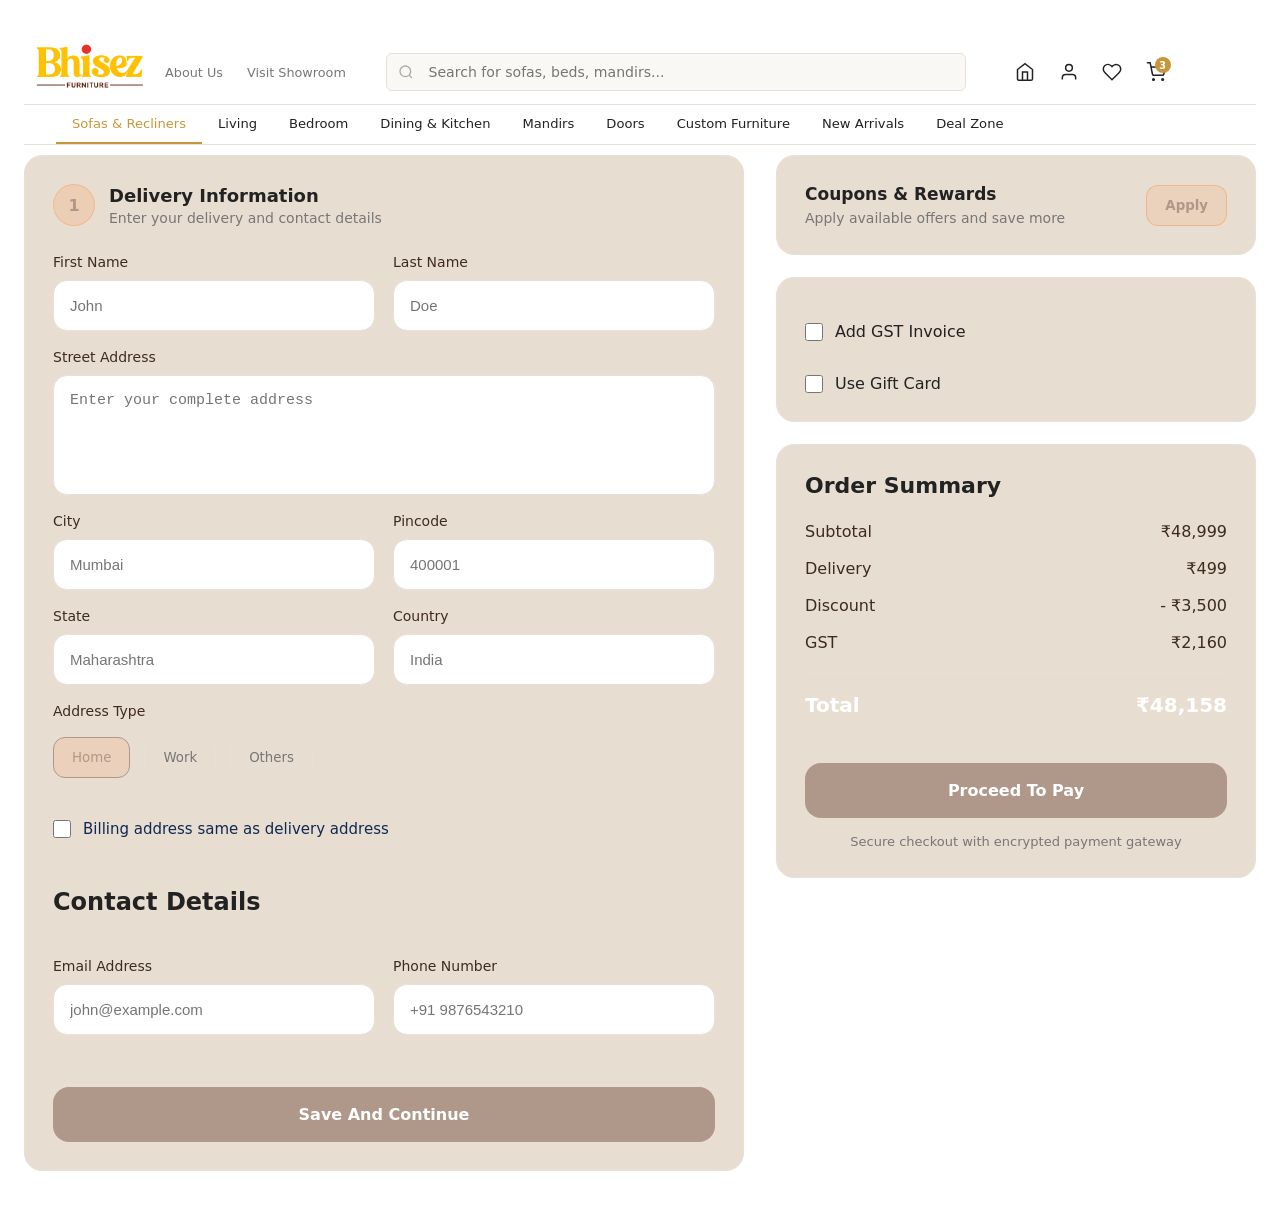
<file: checkout.html>
<!DOCTYPE html>
<html lang="en">
<head>
  <meta charset="UTF-8" />
  <meta name="viewport" content="width=device-width, initial-scale=1.0"/>
  <title>Luxury Checkout</title>

  <link rel="preconnect" href="https://fonts.googleapis.com">
  <link rel="preconnect" href="https://fonts.gstatic.com" crossorigin>
  <link href="https://fonts.googleapis.com/css2?family=Inter:wght@300;400;500;600;700&display=swap" rel="stylesheet">
  <link rel="stylesheet" href="css/index.css">
  <style>

    *{
      margin:0;
      padding:0;
      box-sizing:border-box;
    }

    :root{
      --bg:#E8DDD1;
      --card:#E8DDD1;
      --card2:#ffffff;
      --border:#3D2B1F;
      --text:#3D2B1F;
      --muted:#3D2B1F;
      --orange:#af9889;
      --orange-hover:#8B6F5C;
      --success:#8B6F5C;
      --green:#6ee7a0;
      --radius:18px;
    }

    body{
      background:var(--bg);
      color:var(--text);
      font-family:'Inter',sans-serif;
      min-height:100vh;
      padding:40px 24px;
    }

    .checkout-container{
      padding-top: 10px;
      max-width:1400px;
      margin:auto;
      display:grid;
      grid-template-columns:1.2fr 0.8fr;
      gap:32px;
      align-items:start;
    }

    .card{
      background:var(--card);
      border:1px solid var(--border);
      border-radius:var(--radius);
      padding:28px;
    }

    .section-title{
      font-size:24px;
      font-weight:700;
      margin-bottom:24px;
    }

    .step{
      display:flex;
      align-items:center;
      gap:14px;
      margin-bottom:28px;
    }

    .step-number{
      width:42px;
      height:42px;
      border-radius:50%;
      background:rgba(255,122,26,0.15);
      color:var(--orange);
      display:flex;
      align-items:center;
      justify-content:center;
      font-weight:700;
      border:1px solid rgba(255,122,26,0.25);
    }

    .step-text h3{
      font-size:18px;
      margin-bottom:4px;
    }

    .step-text p{
      color:var(--muted);
      font-size:14px;
    }

    .form-grid{
      display:grid;
      grid-template-columns:1fr 1fr;
      gap:18px;
    }

    .full-width{
      grid-column:1/-1;
    }

    .input-group{
      display:flex;
      flex-direction:column;
      gap:10px;
      color: #3D2B1F;
    }

    .input-group label{
      font-size:14px;
      color:#3D2B1F;
      font-weight:500;
    }

    .input-group input,
    .input-group textarea{
      background:var(--card2);
      border:1px solid var(--border);
      color:var(--text);
      padding:16px;
      border-radius:14px;
      outline:none;
      transition:0.3s ease;
      font-size:15px;
    }

    .input-group textarea{
      resize:none;
      min-height:120px;
    }

    .input-group input:focus,
    .input-group textarea:focus{
      border-color:var(--orange);
      box-shadow:0 0 0 4px rgba(255,122,26,0.12);
    }

    .address-types{
      display:flex;
      gap:14px;
      flex-wrap:wrap;
      margin-top:8px;
    }

    .address-btn{
      background:transparent;
      border:1px solid var(--border);
      color:var(--muted);
      padding:12px 18px;
      border-radius:12px;
      cursor:pointer;
      transition:0.3s ease;
      font-weight:500;
    }

    .address-btn:hover{
      border-color:var(--orange);
      color:var(--orange);
    }

    .address-btn.active{
      background:rgba(255,122,26,0.12);
      border-color:var(--orange);
      color:var(--orange);
    }

    .checkbox{
      display:flex;
      align-items:center;
      gap:12px;
      margin-top:24px;
      color:#0f2950;
      font-size:15px;
    }

    .checkbox input{
      width:18px;
      height:18px;
      accent-color:var(--orange);
    }

    .save-btn{
      width:100%;
      margin-top:34px;
      padding:18px;
      border:none;
      border-radius:16px;
      background:var(--orange);
      color:white;
      font-size:16px;
      font-weight:600;
      cursor:pointer;
      transition:0.3s ease;
    }

    .save-btn:hover{
      background:var(--orange-hover);
      transform:translateY(-2px);
    }

    .sidebar{
      position:sticky;
      top:30px;
      display:flex;
      flex-direction:column;
      gap:22px;
    }

    .coupon-card{
      display:flex;
      justify-content:space-between;
      align-items:center;
      gap:14px;
    }

    .coupon-content h4{
      margin-bottom:6px;
      font-size:17px;
    }

    .coupon-content p{
      color:var(--muted);
      font-size:14px;
    }

    .apply-btn{
      padding:12px 18px;
      border-radius:12px;
      border:1px solid rgba(255,122,26,0.3);
      background:rgba(255,122,26,0.1);
      color:var(--orange);
      cursor:pointer;
      font-weight:600;
      transition:0.3s ease;
    }

    .apply-btn:hover{
      background:rgba(255,122,26,0.18);
    }

    .option{
      display:flex;
      align-items:center;
      justify-content:space-between;
      padding:16px 0;
      border-bottom:1px solid var(--border);
    }

    .option:last-child{
      border:none;
      padding-bottom:0;
    }

    .option-left{
      display:flex;
      align-items:center;
      gap:12px;
    }

    .option input{
      width:18px;
      height:18px;
      accent-color:var(--orange);
    }

    .summary-title{
      font-size:22px;
      font-weight:700;
      margin-bottom:24px;
    }

    .price-row{
      display:flex;
      justify-content:space-between;
      margin-bottom:18px;
      color:#3D2B1F;
    }

    .price-row.total{
      font-size:20px;
      font-weight:700;
      margin-top:20px;
      padding-top:20px;
      border-top:1px solid var(--border);
      color:white;
    }

    .saving-box{
      margin-top:24px;
      background:var(--success);
      border:1px solid rgba(110,231,160,0.15);
      padding:18px;
      border-radius:16px;
      color:var(--green);
    }

    .saving-box h4{
      margin-bottom:8px;
      font-size:16px;
    }

    .saving-box p{
      font-size:14px;
      line-height:1.6;
      opacity:0.9;
    }

    .pay-btn{
      width:100%;
      margin-top:28px;
      padding:18px;
      border:none;
      border-radius:16px;
      background:var(--orange);
      color:white;
      font-size:16px;
      font-weight:700;
      cursor:pointer;
      transition:0.3s ease;
    }

    .pay-btn:hover{
      background:var(--orange-hover);
      transform:translateY(-2px);
    }

    .secure-note{
      text-align:center;
      margin-top:16px;
      color:var(--muted);
      font-size:13px;
    }

    @media(max-width:1024px){
      .checkout-container{
        grid-template-columns:1fr;
      }

      .sidebar{
        position:relative;
        top:0;
      }
    }

    @media(max-width:640px){

      body{
        padding:18px;
      }

      .card{
        padding:22px;
      }

      .form-grid{
        grid-template-columns:1fr;
      }

      .coupon-card{
        flex-direction:column;
        align-items:flex-start;
      }

      .save-btn,
      .pay-btn{
        padding:16px;
      }
    }
  </style>
</head>
<body>

<!-- Navbar -->
    <div id="navbar"></div>

  <div class="checkout-container">

    <!-- LEFT SECTION -->
    <div class="card">

      <div class="step">
        <div class="step-number">1</div>

        <div class="step-text">
          <h3>Delivery Information</h3>
          <p>Enter your delivery and contact details</p>
        </div>
      </div>

      <form class="form-grid">

        <div class="input-group">
          <label>First Name</label>
          <input type="text" placeholder="John">
        </div>

        <div class="input-group">
          <label>Last Name</label>
          <input type="text" placeholder="Doe">
        </div>

        <div class="input-group full-width">
          <label>Street Address</label>
          <textarea placeholder="Enter your complete address"></textarea>
        </div>

        <div class="input-group">
          <label>City</label>
          <input type="text" placeholder="Mumbai">
        </div>

        <div class="input-group">
          <label>Pincode</label>
          <input type="text" placeholder="400001">
        </div>

        <div class="input-group">
          <label>State</label>
          <input type="text" placeholder="Maharashtra">
        </div>

        <div class="input-group">
          <label>Country</label>
          <input type="text" placeholder="India">
        </div>

        <div class="input-group full-width">
          <label>Address Type</label>

          <div class="address-types">
            <button type="button" class="address-btn active">Home</button>
            <button type="button" class="address-btn">Work</button>
            <button type="button" class="address-btn">Others</button>
          </div>
        </div>

        <div class="checkbox full-width">
          <input type="checkbox" id="billing">
          <label for="billing">
            Billing address same as delivery address
          </label>
        </div>

        <div class="full-width" style="margin-top:32px;">
          <h2 class="section-title">Contact Details</h2>
        </div>

        <div class="input-group">
          <label>Email Address</label>
          <input type="email" placeholder="john@example.com">
        </div>

        <div class="input-group">
          <label>Phone Number</label>
          <input type="tel" placeholder="+91 9876543210">
        </div>

        <div class="full-width">
          <button class="save-btn">
            Save And Continue
          </button>
        </div>

      </form>

    </div>

    <!-- RIGHT SECTION -->
    <div class="sidebar">

      <div class="card coupon-card">

        <div class="coupon-content">
          <h4>Coupons & Rewards</h4>
          <p>Apply available offers and save more</p>
        </div>

        <button class="apply-btn">Apply</button>

      </div>

      <div class="card">

        <div class="option">
          <div class="option-left">
            <input type="checkbox">
            <span>Add GST Invoice</span>
          </div>
        </div>

        <div class="option">
          <div class="option-left">
            <input type="checkbox">
            <span>Use Gift Card</span>
          </div>
        </div>

      </div>

      <div class="card">

        <h2 class="summary-title">Order Summary</h2>

        <div class="price-row">
          <span>Subtotal</span>
          <span>₹48,999</span>
        </div>

        <div class="price-row">
          <span>Delivery</span>
          <span>₹499</span>
        </div>

        <div class="price-row">
          <span>Discount</span>
          <span>- ₹3,500</span>
        </div>

        <div class="price-row">
          <span>GST</span>
          <span>₹2,160</span>
        </div>

        <div class="price-row total">
          <span>Total</span>
          <span>₹48,158</span>
        </div>

        <!-- <div class="saving-box">
          <h4>You Saved ₹3,500</h4>
          <p>
            Congratulations! Your order qualifies for premium savings and exclusive checkout offers.
          </p>
        </div> -->

<a href="payments.html">
  <button class="pay-btn">
    Proceed To Pay
  </button>
</a>

        <div class="secure-note">
          Secure checkout with encrypted payment gateway
        </div>

      </div>

    </div>

  </div>
    <script src="assets/js/include.js"></script>

  <script>

    const addressButtons = document.querySelectorAll(".address-btn");

    addressButtons.forEach(button => {

      button.addEventListener("click", () => {

        addressButtons.forEach(btn => {
          btn.classList.remove("active");
        });

        button.classList.add("active");

      });

    });

  </script>

</body>
</html>
</file>
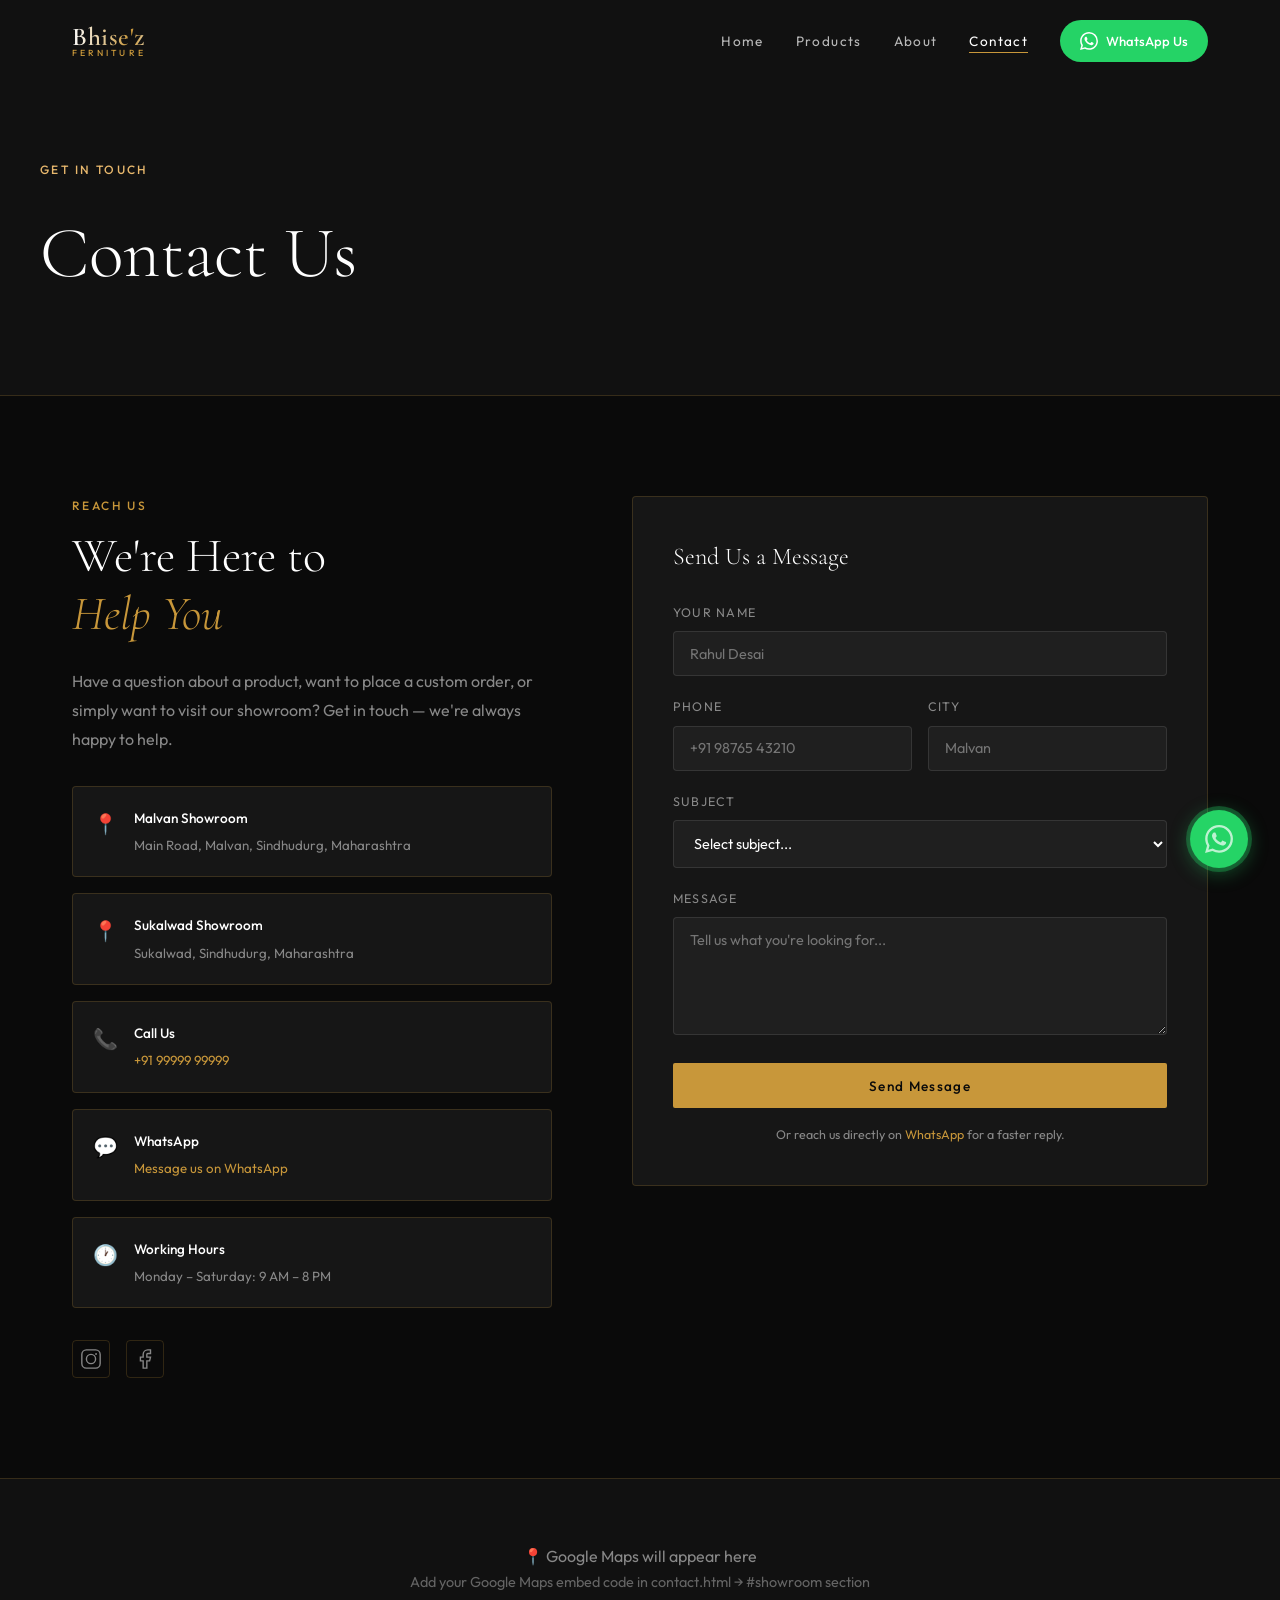
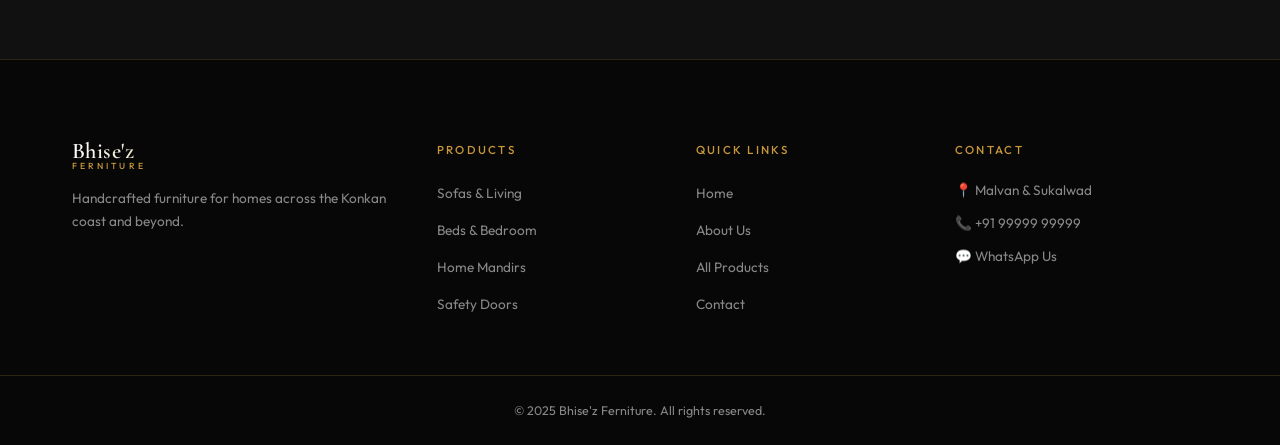
<file: contact.html>
<!DOCTYPE html>
<html lang="en">
<head>
  <meta charset="UTF-8"/>
  <meta name="viewport" content="width=device-width, initial-scale=1.0"/>
  <title>Contact Us | Bhise'z Ferniture</title>
  <link rel="preconnect" href="https://fonts.googleapis.com"/>
  <link rel="preconnect" href="https://fonts.gstatic.com" crossorigin/>
  <link href="https://fonts.googleapis.com/css2?family=Cormorant+Garamond:ital,wght@0,300;0,400;0,600;1,300;1,400&family=Outfit:wght@300;400;500&display=swap" rel="stylesheet"/>
  <link rel="stylesheet" href="css/style.css"/>
  <link rel="stylesheet" href="css/animations.css"/>
  <link rel="stylesheet" href="css/responsive.css"/>
</head>
<body>

  <nav class="navbar" id="navbar">
    <div class="nav-inner">
      <a href="index.html" class="logo">
        <span class="logo-main">Bhise'z</span>
        <span class="logo-sub">FERNITURE</span>
      </a>
      <ul class="nav-links" id="navLinks">
        <li><a href="index.html">Home</a></li>
        <li><a href="products.html">Products</a></li>
        <li><a href="about.html">About</a></li>
        <li><a href="contact.html" class="active">Contact</a></li>
      </ul>
      <a href="https://wa.me/919999999999" class="btn-whatsapp" target="_blank">
        <svg width="18" height="18" viewBox="0 0 24 24" fill="currentColor"><path d="M17.472 14.382c-.297-.149-1.758-.867-2.03-.967-.273-.099-.471-.148-.67.15-.197.297-.767.966-.94 1.164-.173.199-.347.223-.644.075-.297-.15-1.255-.463-2.39-1.475-.883-.788-1.48-1.761-1.653-2.059-.173-.297-.018-.458.13-.606.134-.133.298-.347.446-.52.149-.174.198-.298.298-.497.099-.198.05-.371-.025-.52-.075-.149-.669-1.612-.916-2.207-.242-.579-.487-.5-.669-.51-.173-.008-.371-.01-.57-.01-.198 0-.52.074-.792.372-.272.297-1.04 1.016-1.04 2.479 0 1.462 1.065 2.875 1.213 3.074.149.198 2.096 3.2 5.077 4.487.709.306 1.262.489 1.694.625.712.227 1.36.195 1.871.118.571-.085 1.758-.719 2.006-1.413.248-.694.248-1.289.173-1.413-.074-.124-.272-.198-.57-.347m-5.421 7.403h-.004a9.87 9.87 0 01-5.031-1.378l-.361-.214-3.741.982.998-3.648-.235-.374a9.86 9.86 0 01-1.51-5.26c.001-5.45 4.436-9.884 9.888-9.884 2.64 0 5.122 1.03 6.988 2.898a9.825 9.825 0 012.893 6.994c-.003 5.45-4.437 9.884-9.885 9.884m8.413-18.297A11.815 11.815 0 0012.05 0C5.495 0 .16 5.335.157 11.892c0 2.096.547 4.142 1.588 5.945L.057 24l6.305-1.654a11.882 11.882 0 005.683 1.448h.005c6.554 0 11.89-5.335 11.893-11.893a11.821 11.821 0 00-3.48-8.413z"/></svg>
        WhatsApp Us
      </a>
      <button class="hamburger" id="hamburger" aria-label="Menu"><span></span><span></span><span></span></button>
    </div>
  </nav>

  <section class="page-hero">
    <div class="page-hero-content">
      <p class="section-tag light">Get in Touch</p>
      <h1 class="page-hero-title">Contact Us</h1>
    </div>
  </section>

  <!-- CONTACT SECTION -->
  <section class="section-pad">
    <div class="container contact-layout">

      <!-- Info Cards -->
      <div class="contact-info scroll-reveal">
        <p class="section-tag">Reach Us</p>
        <h2 class="section-title">We're Here to<br/><em>Help You</em></h2>
        <p class="body-text">Have a question about a product, want to place a custom order, or simply want to visit our showroom? Get in touch — we're always happy to help.</p>

        <div class="contact-cards">
          <div class="contact-card">
            <div class="contact-card-icon">📍</div>
            <div>
              <h4>Malvan Showroom</h4>
              <p>Main Road, Malvan, Sindhudurg, Maharashtra</p>
            </div>
          </div>
          <div class="contact-card">
            <div class="contact-card-icon">📍</div>
            <div>
              <h4>Sukalwad Showroom</h4>
              <p>Sukalwad, Sindhudurg, Maharashtra</p>
            </div>
          </div>
          <div class="contact-card">
            <div class="contact-card-icon">📞</div>
            <div>
              <h4>Call Us</h4>
              <p><a href="tel:+919999999999">+91 99999 99999</a></p>
            </div>
          </div>
          <div class="contact-card">
            <div class="contact-card-icon">💬</div>
            <div>
              <h4>WhatsApp</h4>
              <p><a href="https://wa.me/919999999999" target="_blank">Message us on WhatsApp</a></p>
            </div>
          </div>
          <div class="contact-card">
            <div class="contact-card-icon">🕐</div>
            <div>
              <h4>Working Hours</h4>
              <p>Monday – Saturday: 9 AM – 8 PM</p>
            </div>
          </div>
        </div>

        <div class="social-links mt-2">
          <a href="#" aria-label="Instagram"><svg width="22" height="22" viewBox="0 0 24 24" fill="none" stroke="currentColor" stroke-width="1.5"><rect x="2" y="2" width="20" height="20" rx="5"/><circle cx="12" cy="12" r="5"/><circle cx="17.5" cy="6.5" r="1" fill="currentColor" stroke="none"/></svg></a>
          <a href="#" aria-label="Facebook"><svg width="22" height="22" viewBox="0 0 24 24" fill="none" stroke="currentColor" stroke-width="1.5"><path d="M18 2h-3a5 5 0 00-5 5v3H7v4h3v8h4v-8h3l1-4h-4V7a1 1 0 011-1h3z"/></svg></a>
        </div>
      </div>

      <!-- Form -->
      <div class="contact-form-wrap scroll-reveal delay-2">
        <form class="inquiry-form" id="contactForm">
          <h3>Send Us a Message</h3>
          <div class="form-group">
            <label for="cname">Your Name</label>
            <input type="text" id="cname" name="name" placeholder="Rahul Desai" required/>
          </div>
          <div class="form-row">
            <div class="form-group">
              <label for="cphone">Phone</label>
              <input type="tel" id="cphone" name="phone" placeholder="+91 98765 43210" required/>
            </div>
            <div class="form-group">
              <label for="ccity">City</label>
              <input type="text" id="ccity" name="city" placeholder="Malvan"/>
            </div>
          </div>
          <div class="form-group">
            <label for="csubject">Subject</label>
            <select id="csubject" name="subject">
              <option value="">Select subject...</option>
              <option>Product Inquiry</option>
              <option>Custom Order</option>
              <option>Price Quote</option>
              <option>Showroom Visit</option>
              <option>Delivery Question</option>
              <option>Other</option>
            </select>
          </div>
          <div class="form-group">
            <label for="cmessage">Message</label>
            <textarea id="cmessage" name="message" rows="5" placeholder="Tell us what you're looking for..."></textarea>
          </div>
          <button type="submit" class="btn-primary full-width">Send Message</button>
          <p class="form-note">Or reach us directly on <a href="https://wa.me/919999999999" target="_blank">WhatsApp</a> for a faster reply.</p>
        </form>
      </div>

    </div>
  </section>

  <!-- MAP placeholder -->
  <section class="map-section" id="showroom">
    <div class="map-placeholder">
      <p>📍 Google Maps will appear here</p>
      <p style="font-size:0.9rem; opacity:0.7;">Add your Google Maps embed code in contact.html → #showroom section</p>
    </div>
  </section>

  <!-- FOOTER -->
  <footer class="footer">
    <div class="container footer-grid">
      <div class="footer-brand">
        <a href="index.html" class="logo footer-logo"><span class="logo-main">Bhise'z</span><span class="logo-sub">FERNITURE</span></a>
        <p>Handcrafted furniture for homes across the Konkan coast and beyond.</p>
      </div>
      <div class="footer-col">
        <h4>Products</h4>
        <ul>
          <li><a href="products.html?cat=living">Sofas &amp; Living</a></li>
          <li><a href="products.html?cat=bedroom">Beds &amp; Bedroom</a></li>
          <li><a href="products.html?cat=mandir">Home Mandirs</a></li>
          <li><a href="products.html?cat=doors">Safety Doors</a></li>
        </ul>
      </div>
      <div class="footer-col">
        <h4>Quick Links</h4>
        <ul>
          <li><a href="index.html">Home</a></li>
          <li><a href="about.html">About Us</a></li>
          <li><a href="products.html">All Products</a></li>
          <li><a href="contact.html">Contact</a></li>
        </ul>
      </div>
      <div class="footer-col">
        <h4>Contact</h4>
        <ul class="contact-list">
          <li>📍 Malvan &amp; Sukalwad</li>
          <li>📞 <a href="tel:+919999999999">+91 99999 99999</a></li>
          <li>💬 <a href="https://wa.me/919999999999" target="_blank">WhatsApp Us</a></li>
        </ul>
      </div>
    </div>
    <div class="footer-bottom"><p>© 2025 Bhise'z Ferniture. All rights reserved.</p></div>
  </footer>

  <a href="https://wa.me/919999999999" class="whatsapp-float" target="_blank" aria-label="WhatsApp">
    <svg width="28" height="28" viewBox="0 0 24 24" fill="white"><path d="M17.472 14.382c-.297-.149-1.758-.867-2.03-.967-.273-.099-.471-.148-.67.15-.197.297-.767.966-.94 1.164-.173.199-.347.223-.644.075-.297-.15-1.255-.463-2.39-1.475-.883-.788-1.48-1.761-1.653-2.059-.173-.297-.018-.458.13-.606.134-.133.298-.347.446-.52.149-.174.198-.298.298-.497.099-.198.05-.371-.025-.52-.075-.149-.669-1.612-.916-2.207-.242-.579-.487-.5-.669-.51-.173-.008-.371-.01-.57-.01-.198 0-.52.074-.792.372-.272.297-1.04 1.016-1.04 2.479 0 1.462 1.065 2.875 1.213 3.074.149.198 2.096 3.2 5.077 4.487.709.306 1.262.489 1.694.625.712.227 1.36.195 1.871.118.571-.085 1.758-.719 2.006-1.413.248-.694.248-1.289.173-1.413-.074-.124-.272-.198-.57-.347m-5.421 7.403h-.004a9.87 9.87 0 01-5.031-1.378l-.361-.214-3.741.982.998-3.648-.235-.374a9.86 9.86 0 01-1.51-5.26c.001-5.45 4.436-9.884 9.888-9.884 2.64 0 5.122 1.03 6.988 2.898a9.825 9.825 0 012.893 6.994c-.003 5.45-4.437 9.884-9.885 9.884m8.413-18.297A11.815 11.815 0 0012.05 0C5.495 0 .16 5.335.157 11.892c0 2.096.547 4.142 1.588 5.945L.057 24l6.305-1.654a11.882 11.882 0 005.683 1.448h.005c6.554 0 11.89-5.335 11.893-11.893a11.821 11.821 0 00-3.48-8.413z"/></svg>
  </a>

  <script src="js/main.js"></script>
  <script src="js/animations.js"></script>
</body>
</html>
</file>
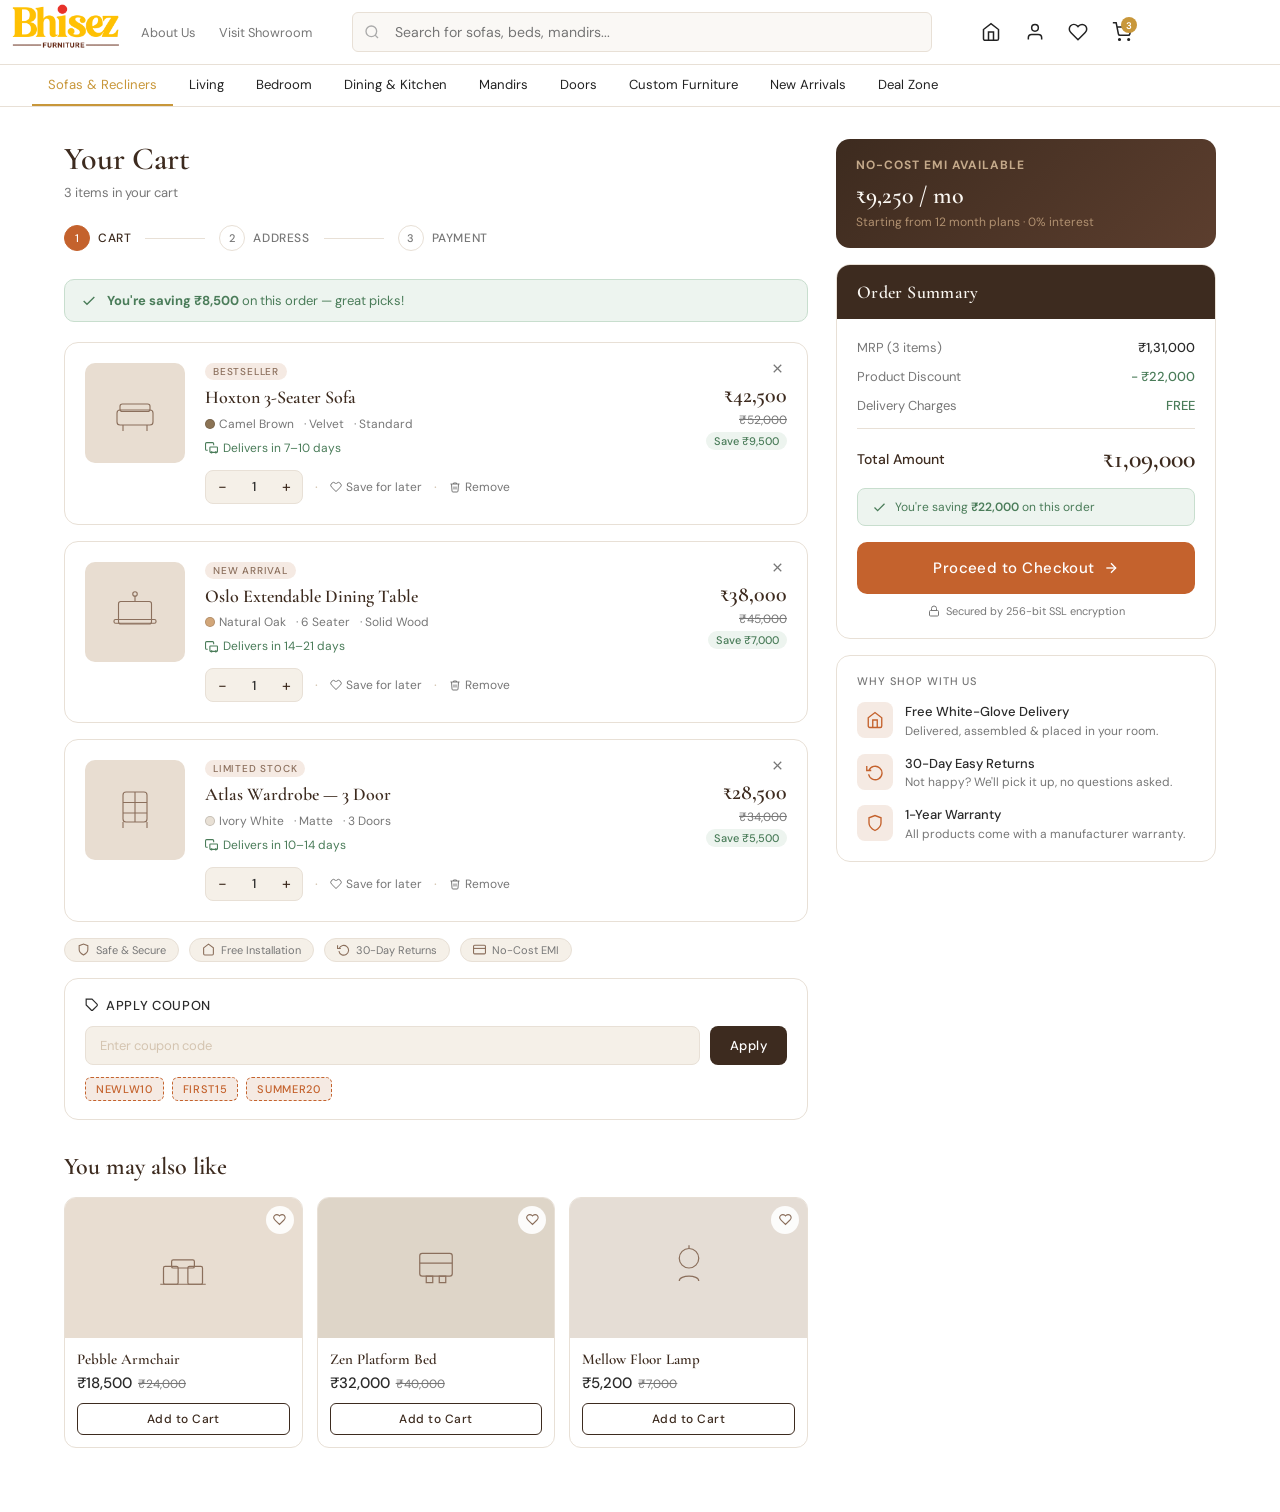
<file: enquiry-cart.html>
<!DOCTYPE html>
<html lang="en">
<head>
<meta charset="UTF-8" />
<meta name="viewport" content="width=device-width, initial-scale=1.0" />
<title>Cart — Livewell Furniture</title>
<link href="https://fonts.googleapis.com/css2?family=Cormorant+Garamond:wght@400;500;600&family=DM+Sans:wght@300;400;500&display=swap" rel="stylesheet" />
<style>
  *, *::before, *::after { box-sizing: border-box; margin: 0; padding: 0; }

  :root {
    --cream: #FAF7F2;
    --warm-white: #FFFFFF;
    --tan: #E8DDD1;
    --sand: #D4C4B0;
    --bark: #8B6F5C;
    --espresso: #3D2B1F;
    --charcoal: #2A2A2A;
    --muted: #7A7268;
    --accent: #C4622D;
    --accent-light: #F5EAE3;
    --success: #4A7C59;
    --success-light: #EDF4EF;
    --border: #E0D8CF;
    --shadow: rgba(61,43,31,0.07);
  }

  body {
    font-family: 'DM Sans', sans-serif;
    background: var(--cream);
    color: var(--charcoal);
    min-height: 100vh;
  }

  /* ── NAV ── */
  header {
    background: var(--warm-white);
    border-bottom: 1px solid var(--border);
    position: sticky;
    top: 0;
    z-index: 100;
  }
  .nav-inner {
    max-width: 1200px;
    margin: 0 auto;
    padding: 0 24px;
    height: 64px;
    display: flex;
    align-items: center;
    justify-content: space-between;
  }
  .logo {
    font-family: 'Cormorant Garamond', serif;
    font-size: 26px;
    font-weight: 600;
    color: var(--espresso);
    letter-spacing: 0.03em;
    text-decoration: none;
  }
  .logo span { color: var(--accent); }
  .nav-links {
    display: flex;
    align-items: center;
    gap: 28px;
    list-style: none;
  }
  .nav-links a {
    font-size: 13px;
    font-weight: 400;
    color: var(--muted);
    text-decoration: none;
    letter-spacing: 0.04em;
    text-transform: uppercase;
    transition: color .2s;
  }
  .nav-links a:hover { color: var(--espresso); }
  .nav-right { display: flex; align-items: center; gap: 20px; }
  .icon-btn {
    background: none;
    border: none;
    cursor: pointer;
    color: var(--charcoal);
    display: flex;
    align-items: center;
    gap: 6px;
    font-size: 13px;
    font-family: 'DM Sans', sans-serif;
    padding: 6px 4px;
    position: relative;
  }
  .cart-badge {
    background: var(--accent);
    color: #fff;
    font-size: 10px;
    font-weight: 500;
    width: 18px;
    height: 18px;
    border-radius: 50%;
    display: flex;
    align-items: center;
    justify-content: center;
    position: absolute;
    top: -4px;
    right: -8px;
  }

  /* ── BREADCRUMB ── */
  .breadcrumb-bar {
    background: var(--warm-white);
    border-bottom: 1px solid var(--border);
    padding: 12px 24px;
  }
  .breadcrumb-bar .inner {
    max-width: 1200px;
    margin: 0 auto;
    display: flex;
    align-items: center;
    gap: 8px;
    font-size: 12px;
    color: var(--muted);
  }
  .breadcrumb-bar a { color: var(--muted); text-decoration: none; }
  .breadcrumb-bar a:hover { color: var(--accent); }
  .breadcrumb-bar .sep { color: var(--sand); }
  .breadcrumb-bar .current { color: var(--charcoal); font-weight: 500; }

  /* ── MAIN LAYOUT ── */
  .page-wrapper {
    max-width: 1200px;
    margin: 0 auto;
    padding: 32px 24px 64px;
    display: grid;
    grid-template-columns: 1fr 380px;
    gap: 28px;
    align-items: start;
  }
  @media (max-width: 900px) {
    .page-wrapper { grid-template-columns: 1fr; }
    .order-summary { order: -1; }
  }

  /* ── PAGE TITLE ── */
  .cart-title {
    font-family: 'Cormorant Garamond', serif;
    font-size: 32px;
    font-weight: 600;
    color: var(--espresso);
    margin-bottom: 6px;
  }
  .cart-subtitle {
    font-size: 13px;
    color: var(--muted);
    margin-bottom: 24px;
  }

  /* ── PROGRESS STEPS ── */
  .steps {
    display: flex;
    align-items: center;
    gap: 0;
    margin-bottom: 28px;
  }
  .step {
    display: flex;
    align-items: center;
    gap: 8px;
    font-size: 12px;
    font-weight: 500;
    letter-spacing: 0.05em;
    text-transform: uppercase;
  }
  .step-num {
    width: 26px;
    height: 26px;
    border-radius: 50%;
    display: flex;
    align-items: center;
    justify-content: center;
    font-size: 11px;
    font-weight: 500;
    border: 1.5px solid var(--border);
    color: var(--muted);
    background: var(--warm-white);
    flex-shrink: 0;
  }
  .step.active .step-num {
    background: var(--accent);
    border-color: var(--accent);
    color: #fff;
  }
  .step.done .step-num {
    background: var(--success);
    border-color: var(--success);
    color: #fff;
  }
  .step-label { color: var(--muted); }
  .step.active .step-label { color: var(--espresso); }
  .step-line {
    flex: 1;
    height: 1px;
    background: var(--border);
    margin: 0 14px;
    max-width: 60px;
  }

  /* ── PROMO BANNER ── */
  .promo-banner {
    background: var(--success-light);
    border: 1px solid #C8DECE;
    border-radius: 10px;
    padding: 12px 16px;
    display: flex;
    align-items: center;
    gap: 10px;
    font-size: 13px;
    color: var(--success);
    margin-bottom: 20px;
  }
  .promo-banner svg { flex-shrink: 0; }

  /* ── CART ITEMS ── */
  .cart-items { display: flex; flex-direction: column; gap: 16px; }

  .cart-item {
    background: var(--warm-white);
    border: 1px solid var(--border);
    border-radius: 14px;
    padding: 20px;
    display: grid;
    grid-template-columns: 100px 1fr auto;
    gap: 20px;
    align-items: start;
    transition: box-shadow .2s;
  }
  .cart-item:hover { box-shadow: 0 4px 20px var(--shadow); }

  .item-img-wrap {
    width: 100px;
    height: 100px;
    border-radius: 10px;
    overflow: hidden;
    background: var(--cream);
    flex-shrink: 0;
    position: relative;
  }
  .item-img-wrap img {
    width: 100%;
    height: 100%;
    object-fit: cover;
    display: block;
  }
  .item-img-placeholder {
    width: 100%;
    height: 100%;
    display: flex;
    align-items: center;
    justify-content: center;
    background: var(--tan);
  }

  .item-details { display: flex; flex-direction: column; gap: 6px; }
  .item-tag {
    font-size: 10px;
    font-weight: 500;
    text-transform: uppercase;
    letter-spacing: 0.08em;
    color: var(--bark);
    background: var(--accent-light);
    display: inline-block;
    padding: 2px 8px;
    border-radius: 20px;
    width: fit-content;
  }
  .item-name {
    font-family: 'Cormorant Garamond', serif;
    font-size: 18px;
    font-weight: 600;
    color: var(--espresso);
    line-height: 1.3;
  }
  .item-variant {
    font-size: 12px;
    color: var(--muted);
    display: flex;
    align-items: center;
    gap: 10px;
    flex-wrap: wrap;
  }
  .item-variant span {
    display: flex;
    align-items: center;
    gap: 4px;
  }
  .color-dot {
    width: 10px;
    height: 10px;
    border-radius: 50%;
    border: 1px solid rgba(0,0,0,0.15);
    display: inline-block;
  }
  .item-delivery {
    font-size: 12px;
    color: var(--success);
    display: flex;
    align-items: center;
    gap: 5px;
    margin-top: 2px;
  }
  .item-actions-row {
    display: flex;
    align-items: center;
    gap: 12px;
    margin-top: 8px;
    flex-wrap: wrap;
  }

  /* Qty control */
  .qty-control {
    display: flex;
    align-items: center;
    border: 1px solid var(--border);
    border-radius: 8px;
    overflow: hidden;
    background: var(--cream);
  }
  .qty-btn {
    width: 32px;
    height: 32px;
    background: none;
    border: none;
    cursor: pointer;
    font-size: 16px;
    color: var(--espresso);
    display: flex;
    align-items: center;
    justify-content: center;
    transition: background .15s;
  }
  .qty-btn:hover { background: var(--tan); }
  .qty-val {
    width: 32px;
    text-align: center;
    font-size: 13px;
    font-weight: 500;
    color: var(--charcoal);
    border: none;
    background: none;
    pointer-events: none;
  }
  .action-link {
    font-size: 12px;
    color: var(--muted);
    background: none;
    border: none;
    cursor: pointer;
    font-family: 'DM Sans', sans-serif;
    display: flex;
    align-items: center;
    gap: 4px;
    padding: 4px 0;
    transition: color .15s;
    text-decoration: none;
  }
  .action-link:hover { color: var(--accent); }
  .action-link.remove:hover { color: #C0392B; }
  .divider-dot { color: var(--sand); font-size: 14px; }

  .item-price-col {
    text-align: right;
    display: flex;
    flex-direction: column;
    align-items: flex-end;
    gap: 4px;
    min-width: 110px;
  }
  .price-main {
    font-family: 'Cormorant Garamond', serif;
    font-size: 22px;
    font-weight: 600;
    color: var(--espresso);
  }
  .price-original {
    font-size: 12px;
    color: var(--muted);
    text-decoration: line-through;
  }
  .price-savings {
    font-size: 11px;
    color: var(--success);
    background: var(--success-light);
    padding: 2px 8px;
    border-radius: 20px;
    font-weight: 500;
  }
  .item-remove-top {
    background: none;
    border: none;
    cursor: pointer;
    color: var(--muted);
    padding: 2px;
    border-radius: 4px;
    transition: color .15s;
    margin-top: -4px;
    display: flex;
    align-items: center;
  }
  .item-remove-top:hover { color: #C0392B; }

  /* ── EMI / ASSURANCE CHIPS ── */
  .assurance-strip {
    display: flex;
    gap: 10px;
    flex-wrap: wrap;
    margin-top: 16px;
  }
  .assurance-chip {
    display: flex;
    align-items: center;
    gap: 6px;
    font-size: 11px;
    color: var(--muted);
    background: var(--cream);
    border: 1px solid var(--border);
    border-radius: 20px;
    padding: 4px 12px;
  }
  .assurance-chip svg { color: var(--bark); }

  /* ── COUPON ── */
  .coupon-box {
    background: var(--warm-white);
    border: 1px solid var(--border);
    border-radius: 14px;
    padding: 18px 20px;
    margin-top: 16px;
  }
  .coupon-box h3 {
    font-size: 13px;
    font-weight: 500;
    color: var(--charcoal);
    margin-bottom: 12px;
    display: flex;
    align-items: center;
    gap: 7px;
    text-transform: uppercase;
    letter-spacing: 0.05em;
  }
  .coupon-input-row {
    display: flex;
    gap: 10px;
  }
  .coupon-input {
    flex: 1;
    border: 1.5px solid var(--border);
    border-radius: 8px;
    padding: 10px 14px;
    font-size: 13px;
    font-family: 'DM Sans', sans-serif;
    color: var(--charcoal);
    background: var(--cream);
    outline: none;
    letter-spacing: 0.08em;
    text-transform: uppercase;
    transition: border-color .2s;
  }
  .coupon-input:focus { border-color: var(--accent); }
  .coupon-input::placeholder { text-transform: none; letter-spacing: 0; color: var(--sand); }
  .coupon-apply-btn {
    background: var(--espresso);
    color: #fff;
    border: none;
    border-radius: 8px;
    padding: 10px 20px;
    font-size: 13px;
    font-weight: 500;
    font-family: 'DM Sans', sans-serif;
    cursor: pointer;
    transition: background .2s, transform .1s;
    letter-spacing: 0.03em;
    white-space: nowrap;
  }
  .coupon-apply-btn:hover { background: var(--accent); }
  .coupon-apply-btn:active { transform: scale(0.98); }
  .coupon-tags {
    display: flex;
    flex-wrap: wrap;
    gap: 8px;
    margin-top: 12px;
  }
  .coupon-tag {
    display: flex;
    align-items: center;
    gap: 5px;
    font-size: 11px;
    color: var(--accent);
    border: 1px dashed var(--accent);
    border-radius: 6px;
    padding: 4px 10px;
    cursor: pointer;
    background: var(--accent-light);
    font-weight: 500;
    letter-spacing: 0.06em;
    transition: background .15s;
  }
  .coupon-tag:hover { background: #EDCAB8; }

  /* ── ORDER SUMMARY ── */
  .order-summary {
    position: sticky;
    top: 88px;
    display: flex;
    flex-direction: column;
    gap: 16px;
  }
  .summary-card {
    background: var(--warm-white);
    border: 1px solid var(--border);
    border-radius: 14px;
    overflow: hidden;
  }
  .summary-header {
    background: var(--espresso);
    padding: 16px 20px;
    font-family: 'Cormorant Garamond', serif;
    font-size: 18px;
    font-weight: 600;
    color: #FAF7F2;
    letter-spacing: 0.02em;
  }
  .summary-body { padding: 20px; }
  .summary-row {
    display: flex;
    justify-content: space-between;
    align-items: center;
    font-size: 13px;
    margin-bottom: 12px;
    color: var(--charcoal);
  }
  .summary-row .label { color: var(--muted); }
  .summary-row .val { font-weight: 500; }
  .summary-row .val.green { color: var(--success); }
  .summary-row .val.accent { color: var(--accent); }
  .summary-divider {
    height: 1px;
    background: var(--border);
    margin: 14px 0;
  }
  .summary-total {
    display: flex;
    justify-content: space-between;
    align-items: center;
  }
  .summary-total .t-label {
    font-size: 14px;
    font-weight: 500;
    color: var(--espresso);
  }
  .summary-total .t-val {
    font-family: 'Cormorant Garamond', serif;
    font-size: 26px;
    font-weight: 600;
    color: var(--espresso);
  }
  .savings-pill {
    background: var(--success-light);
    border: 1px solid #C8DECE;
    border-radius: 8px;
    padding: 10px 14px;
    display: flex;
    align-items: center;
    gap: 8px;
    font-size: 12px;
    color: var(--success);
    margin-top: 14px;
  }
  .savings-pill strong { font-weight: 600; }
  .checkout-btn {
    width: 100%;
    background: var(--accent);
    color: #fff;
    border: none;
    border-radius: 10px;
    padding: 16px 24px;
    font-size: 15px;
    font-weight: 500;
    font-family: 'DM Sans', sans-serif;
    cursor: pointer;
    letter-spacing: 0.03em;
    transition: background .2s, transform .1s;
    display: flex;
    align-items: center;
    justify-content: center;
    gap: 8px;
    margin-top: 16px;
  }
  .checkout-btn:hover { background: #A84E22; }
  .checkout-btn:active { transform: scale(0.99); }
  .checkout-btn svg { transition: transform .2s; }
  .checkout-btn:hover svg { transform: translateX(3px); }
  .secure-note {
    display: flex;
    align-items: center;
    justify-content: center;
    gap: 6px;
    font-size: 11px;
    color: var(--muted);
    margin-top: 10px;
  }

  /* ── TRUST BADGES ── */
  .trust-card {
    background: var(--warm-white);
    border: 1px solid var(--border);
    border-radius: 14px;
    padding: 18px 20px;
  }
  .trust-card h4 {
    font-size: 11px;
    font-weight: 500;
    text-transform: uppercase;
    letter-spacing: 0.08em;
    color: var(--muted);
    margin-bottom: 14px;
  }
  .trust-item {
    display: flex;
    align-items: flex-start;
    gap: 12px;
    margin-bottom: 14px;
  }
  .trust-item:last-child { margin-bottom: 0; }
  .trust-icon {
    width: 36px;
    height: 36px;
    border-radius: 8px;
    background: var(--accent-light);
    display: flex;
    align-items: center;
    justify-content: center;
    flex-shrink: 0;
  }
  .trust-text { font-size: 12px; color: var(--muted); line-height: 1.5; }
  .trust-text strong { color: var(--charcoal); font-weight: 500; display: block; font-size: 13px; }

  /* ── EMI CARD ── */
  .emi-card {
    background: linear-gradient(135deg, #3D2B1F 0%, #5C3E2E 100%);
    border-radius: 14px;
    padding: 18px 20px;
    color: #FAF7F2;
  }
  .emi-card h4 {
    font-size: 12px;
    text-transform: uppercase;
    letter-spacing: 0.08em;
    color: #C4A98A;
    margin-bottom: 8px;
  }
  .emi-main {
    font-family: 'Cormorant Garamond', serif;
    font-size: 24px;
    font-weight: 600;
    color: #FAF7F2;
    margin-bottom: 4px;
  }
  .emi-sub { font-size: 12px; color: #B09070; }

  /* ── RECOMMENDED ── */
  .recommend-section { margin-top: 32px; }
  .section-heading {
    font-family: 'Cormorant Garamond', serif;
    font-size: 24px;
    font-weight: 600;
    color: var(--espresso);
    margin-bottom: 16px;
  }
  .recommend-grid {
    display: grid;
    grid-template-columns: repeat(3, 1fr);
    gap: 14px;
  }
  @media (max-width: 700px) {
    .recommend-grid { grid-template-columns: repeat(2, 1fr); }
  }
  .rec-card {
    background: var(--warm-white);
    border: 1px solid var(--border);
    border-radius: 12px;
    overflow: hidden;
    cursor: pointer;
    transition: box-shadow .2s, transform .2s;
  }
  .rec-card:hover {
    box-shadow: 0 6px 24px var(--shadow);
    transform: translateY(-2px);
  }
  .rec-img {
    height: 140px;
    background: var(--tan);
    display: flex;
    align-items: center;
    justify-content: center;
    position: relative;
    overflow: hidden;
  }
  .rec-img img { width: 100%; height: 100%; object-fit: cover; }
  .rec-wishlist {
    position: absolute;
    top: 8px;
    right: 8px;
    width: 28px;
    height: 28px;
    background: rgba(255,255,255,0.9);
    border-radius: 50%;
    border: none;
    cursor: pointer;
    display: flex;
    align-items: center;
    justify-content: center;
    transition: background .15s;
  }
  .rec-wishlist:hover { background: var(--accent-light); }
  .rec-body { padding: 12px; }
  .rec-name {
    font-family: 'Cormorant Garamond', serif;
    font-size: 15px;
    font-weight: 600;
    color: var(--espresso);
    margin-bottom: 4px;
    line-height: 1.3;
  }
  .rec-price {
    display: flex;
    align-items: baseline;
    gap: 6px;
    margin-bottom: 10px;
  }
  .rec-price-main { font-size: 15px; font-weight: 500; color: var(--charcoal); }
  .rec-price-orig { font-size: 12px; color: var(--muted); text-decoration: line-through; }
  .rec-add-btn {
    width: 100%;
    background: none;
    border: 1px solid var(--espresso);
    border-radius: 6px;
    padding: 7px 12px;
    font-size: 12px;
    font-weight: 500;
    font-family: 'DM Sans', sans-serif;
    color: var(--espresso);
    cursor: pointer;
    letter-spacing: 0.04em;
    transition: background .15s, color .15s;
  }
  .rec-add-btn:hover { background: var(--espresso); color: #fff; }

  /* ── EMPTY STATE ── */
  .empty-state {
    display: none;
    flex-direction: column;
    align-items: center;
    justify-content: center;
    padding: 60px 20px;
    text-align: center;
    background: var(--warm-white);
    border: 1px solid var(--border);
    border-radius: 14px;
  }
  .empty-state.visible { display: flex; }
  .empty-state h2 {
    font-family: 'Cormorant Garamond', serif;
    font-size: 28px;
    font-weight: 600;
    color: var(--espresso);
    margin: 16px 0 8px;
  }
  .empty-state p { font-size: 14px; color: var(--muted); margin-bottom: 20px; }
  .shop-btn {
    background: var(--accent);
    color: #fff;
    border: none;
    border-radius: 8px;
    padding: 12px 28px;
    font-size: 14px;
    font-weight: 500;
    font-family: 'DM Sans', sans-serif;
    cursor: pointer;
    transition: background .2s;
  }
  .shop-btn:hover { background: #A84E22; }

  /* ── TOAST ── */
  .toast {
    position: fixed;
    bottom: 28px;
    right: 24px;
    background: var(--espresso);
    color: #FAF7F2;
    padding: 12px 20px;
    border-radius: 10px;
    font-size: 13px;
    display: flex;
    align-items: center;
    gap: 8px;
    opacity: 0;
    transform: translateY(12px);
    transition: opacity .3s, transform .3s;
    pointer-events: none;
    z-index: 999;
    max-width: 320px;
  }
  .toast.show { opacity: 1; transform: translateY(0); }

  /* ═══════════════════════════════════════════
     RESPONSIVE FIXES — Mobile & Tablet
  ═══════════════════════════════════════════ */

  /* ── ALL SCREENS ≤900px: unstick order summary ── */
  @media (max-width: 900px) {
    .order-summary { position: static; top: auto; }
  }

  /* ── TABLET (641–900px) ── */
  @media (min-width: 641px) and (max-width: 900px) {
    .page-wrapper { padding: 24px 20px 56px; }
  }

  /* ── MEDIUM MOBILE (481–640px) ── */
  @media (min-width: 481px) and (max-width: 640px) {
    .page-wrapper { padding: 20px 16px 56px; gap: 20px; }

    /* 2-col image + details, price full-width below */
    .cart-item {
      grid-template-columns: 88px 1fr;
      grid-template-rows: auto auto;
      padding: 14px;
      gap: 12px 14px;
      position: relative;
    }
    .item-img-wrap { width: 88px; height: 88px; }
    .item-details  { grid-column: 2; }
    .item-price-col {
      grid-column: 1 / -1;
      flex-direction: row;
      align-items: center;
      min-width: unset;
      text-align: left;
      gap: 12px;
      padding-top: 12px;
      border-top: 1px solid var(--border);
      justify-content: flex-start;
    }
    .item-remove-top { position: absolute; top: 14px; right: 14px; margin-top: 0; }

    .coupon-input-row { flex-direction: column; gap: 8px; }
    .coupon-apply-btn { width: 100%; }

    .step-line { max-width: 36px; }
  }

  /* ── SMALL MOBILE (≤480px) ── */
  @media (max-width: 480px) {
    .page-wrapper { padding: 16px 12px 48px; gap: 16px; }

    .cart-title  { font-size: 22px; }
    .cart-subtitle { font-size: 12px; margin-bottom: 16px; }

    /* Steps */
    .steps { margin-bottom: 16px; }
    .step  { gap: 5px; }
    .step-label { font-size: 10px; letter-spacing: 0.03em; }
    .step-line  { max-width: 20px; margin: 0 6px; }
    .step-num   { width: 22px; height: 22px; font-size: 10px; }

    /* Promo banner */
    .promo-banner { font-size: 12px; padding: 10px 12px; gap: 8px; }

    /* Cart item: 2-col, price below */
    .cart-item {
      grid-template-columns: 72px 1fr;
      grid-template-rows: auto auto;
      padding: 12px;
      gap: 10px 12px;
      position: relative;
    }
    .item-img-wrap { width: 72px; height: 72px; }
    .item-details  { grid-column: 2; }
    .item-price-col {
      grid-column: 1 / -1;
      flex-direction: row;
      align-items: center;
      min-width: unset;
      text-align: left;
      gap: 10px;
      padding-top: 10px;
      border-top: 1px solid var(--border);
      justify-content: flex-start;
    }
    .item-remove-top { position: absolute; top: 12px; right: 12px; margin-top: 0; }

    .price-main    { font-size: 17px; }
    .price-original { font-size: 11px; }
    .price-savings { font-size: 10px; padding: 2px 6px; }

    .item-name    { font-size: 15px; }
    .item-variant { font-size: 11px; gap: 6px; }
    .item-tag     { font-size: 9px; }
    .item-delivery{ font-size: 11px; }

    .item-actions-row { gap: 6px; margin-top: 6px; }
    .qty-btn { width: 28px; height: 28px; }
    .qty-val { width: 26px; font-size: 12px; }
    .action-link { font-size: 11px; }
    .divider-dot { font-size: 12px; }

    /* Coupon */
    .coupon-box { padding: 14px; margin-top: 12px; }
    .coupon-input-row { flex-direction: column; gap: 8px; }
    .coupon-apply-btn { width: 100%; text-align: center; padding: 11px; }
    .coupon-input { font-size: 12px; }
    .coupon-tags  { gap: 6px; }
    .coupon-tag   { font-size: 10px; padding: 3px 8px; }

    /* Assurance: 2×2 grid */
    .assurance-strip {
      display: grid;
      grid-template-columns: 1fr 1fr;
      gap: 8px;
      margin-top: 12px;
    }
    .assurance-chip { font-size: 10px; padding: 5px 8px; }

    /* Recommended */
    .recommend-grid { grid-template-columns: repeat(2, 1fr); gap: 10px; }
    .rec-img  { height: 110px; }
    .rec-name { font-size: 13px; }
    .rec-price-main { font-size: 13px; }
    .rec-price-orig { font-size: 11px; }
    .rec-add-btn { font-size: 11px; padding: 6px 8px; }
    .rec-body { padding: 10px; }
    .section-heading { font-size: 20px; }

    /* Summary */
    .summary-header { font-size: 16px; padding: 14px 16px; }
    .summary-body   { padding: 16px; }
    .summary-row    { font-size: 12px; margin-bottom: 10px; }
    .summary-total .t-val { font-size: 22px; }
    .checkout-btn   { padding: 14px 20px; font-size: 14px; }

    /* EMI */
    .emi-card { padding: 14px 16px; }
    .emi-main { font-size: 20px; }
    .emi-sub  { font-size: 11px; }

    /* Trust */
    .trust-card { padding: 14px 16px; }
    .trust-icon { width: 32px; height: 32px; }
    .trust-text { font-size: 11px; }
    .trust-text strong { font-size: 12px; }
    .trust-item { gap: 10px; margin-bottom: 12px; }

    /* Toast */
    .toast { bottom: 16px; right: 12px; left: 12px; max-width: unset; font-size: 12px; }
  }
</style>
</head>
<body>

<div id="navbar"></div>

<div class="page-wrapper">

  <!-- LEFT COL -->
  <div>
    <h1 class="cart-title">Your Cart</h1>
    <p class="cart-subtitle" id="cart-count-text">3 items in your cart</p>

    <!-- Steps -->
    <div class="steps">
      <div class="step active">
        <div class="step-num">1</div>
        <span class="step-label">Cart</span>
      </div>
      <div class="step-line"></div>
      <div class="step">
        <div class="step-num">2</div>
        <span class="step-label">Address</span>
      </div>
      <div class="step-line"></div>
      <div class="step">
        <div class="step-num">3</div>
        <span class="step-label">Payment</span>
      </div>
    </div>

    <!-- Promo Banner -->
    <div class="promo-banner">
      <svg width="16" height="16" fill="none" stroke="currentColor" stroke-width="2" viewBox="0 0 24 24"><polyline points="20 6 9 17 4 12"/></svg>
      <span><strong>You're saving ₹8,500</strong> on this order — great picks!</span>
    </div>

    <!-- Cart Items -->
    <div class="cart-items" id="cart-items-container">

      <!-- Item 1 -->
      <div class="cart-item" id="item-1">
        <div class="item-img-wrap">
          <div class="item-img-placeholder">
            <svg width="48" height="48" fill="none" viewBox="0 0 64 64" stroke="#8B6F5C" stroke-width="1.5">
              <rect x="8" y="28" width="48" height="20" rx="4"/>
              <rect x="12" y="20" width="40" height="10" rx="3"/>
              <line x1="16" y1="48" x2="16" y2="56"/>
              <line x1="48" y1="48" x2="48" y2="56"/>
            </svg>
          </div>
        </div>
        <div class="item-details">
          <span class="item-tag">Bestseller</span>
          <div class="item-name">Hoxton 3-Seater Sofa</div>
          <div class="item-variant">
            <span><span class="color-dot" style="background:#8B7355;"></span> Camel Brown</span>
            <span>· Velvet</span>
            <span>· Standard</span>
          </div>
          <div class="item-delivery">
            <svg width="13" height="13" fill="none" stroke="currentColor" stroke-width="2" viewBox="0 0 24 24"><path d="M5 17H3a2 2 0 0 1-2-2V5a2 2 0 0 1 2-2h11a2 2 0 0 1 2 2v3"/><rect x="9" y="11" width="14" height="10" rx="1"/><circle cx="12" cy="21" r="1"/><circle cx="20" cy="21" r="1"/></svg>
            Delivers in 7–10 days
          </div>
          <div class="item-actions-row">
            <div class="qty-control">
              <button class="qty-btn" onclick="changeQty('item-1', -1)">−</button>
              <span class="qty-val" id="qty-item-1">1</span>
              <button class="qty-btn" onclick="changeQty('item-1', 1)">+</button>
            </div>
            <span class="divider-dot">·</span>
            <button class="action-link" onclick="showToast('Moved to wishlist!')">
              <svg width="12" height="12" fill="none" stroke="currentColor" stroke-width="2" viewBox="0 0 24 24"><path d="M20.8 4.6a5.5 5.5 0 0 0-7.8 0L12 5.6l-1-1a5.5 5.5 0 0 0-7.8 7.8l1 1L12 21l7.8-7.6 1-1a5.5 5.5 0 0 0 0-7.8z"/></svg>
              Save for later
            </button>
            <span class="divider-dot">·</span>
            <button class="action-link remove" onclick="removeItem('item-1')">
              <svg width="12" height="12" fill="none" stroke="currentColor" stroke-width="2" viewBox="0 0 24 24"><polyline points="3 6 5 6 21 6"/><path d="M19 6l-1 14a2 2 0 0 1-2 2H8a2 2 0 0 1-2-2L5 6"/><path d="M10 11v6M14 11v6"/><path d="M9 6V4h6v2"/></svg>
              Remove
            </button>
          </div>
        </div>
        <div class="item-price-col">
          <button class="item-remove-top" onclick="removeItem('item-1')" title="Remove">
            <svg width="15" height="15" fill="none" stroke="currentColor" stroke-width="2" viewBox="0 0 24 24"><line x1="18" y1="6" x2="6" y2="18"/><line x1="6" y1="6" x2="18" y2="18"/></svg>
          </button>
          <div class="price-main" id="price-item-1">₹42,500</div>
          <div class="price-original">₹52,000</div>
          <div class="price-savings">Save ₹9,500</div>
        </div>
      </div>

      <!-- Item 2 -->
      <div class="cart-item" id="item-2">
        <div class="item-img-wrap">
          <div class="item-img-placeholder">
            <svg width="48" height="48" fill="none" viewBox="0 0 64 64" stroke="#8B6F5C" stroke-width="1.5">
              <rect x="10" y="18" width="44" height="30" rx="3"/>
              <rect x="4" y="42" width="56" height="5" rx="2"/>
              <line x1="32" y1="10" x2="32" y2="18"/>
              <circle cx="32" cy="8" r="3"/>
            </svg>
          </div>
        </div>
        <div class="item-details">
          <span class="item-tag">New Arrival</span>
          <div class="item-name">Oslo Extendable Dining Table</div>
          <div class="item-variant">
            <span><span class="color-dot" style="background:#D2A679;"></span> Natural Oak</span>
            <span>· 6 Seater</span>
            <span>· Solid Wood</span>
          </div>
          <div class="item-delivery">
            <svg width="13" height="13" fill="none" stroke="currentColor" stroke-width="2" viewBox="0 0 24 24"><path d="M5 17H3a2 2 0 0 1-2-2V5a2 2 0 0 1 2-2h11a2 2 0 0 1 2 2v3"/><rect x="9" y="11" width="14" height="10" rx="1"/><circle cx="12" cy="21" r="1"/><circle cx="20" cy="21" r="1"/></svg>
            Delivers in 14–21 days
          </div>
          <div class="item-actions-row">
            <div class="qty-control">
              <button class="qty-btn" onclick="changeQty('item-2', -1)">−</button>
              <span class="qty-val" id="qty-item-2">1</span>
              <button class="qty-btn" onclick="changeQty('item-2', 1)">+</button>
            </div>
            <span class="divider-dot">·</span>
            <button class="action-link" onclick="showToast('Moved to wishlist!')">
              <svg width="12" height="12" fill="none" stroke="currentColor" stroke-width="2" viewBox="0 0 24 24"><path d="M20.8 4.6a5.5 5.5 0 0 0-7.8 0L12 5.6l-1-1a5.5 5.5 0 0 0-7.8 7.8l1 1L12 21l7.8-7.6 1-1a5.5 5.5 0 0 0 0-7.8z"/></svg>
              Save for later
            </button>
            <span class="divider-dot">·</span>
            <button class="action-link remove" onclick="removeItem('item-2')">
              <svg width="12" height="12" fill="none" stroke="currentColor" stroke-width="2" viewBox="0 0 24 24"><polyline points="3 6 5 6 21 6"/><path d="M19 6l-1 14a2 2 0 0 1-2 2H8a2 2 0 0 1-2-2L5 6"/><path d="M10 11v6M14 11v6"/><path d="M9 6V4h6v2"/></svg>
              Remove
            </button>
          </div>
        </div>
        <div class="item-price-col">
          <button class="item-remove-top" onclick="removeItem('item-2')" title="Remove">
            <svg width="15" height="15" fill="none" stroke="currentColor" stroke-width="2" viewBox="0 0 24 24"><line x1="18" y1="6" x2="6" y2="18"/><line x1="6" y1="6" x2="18" y2="18"/></svg>
          </button>
          <div class="price-main" id="price-item-2">₹38,000</div>
          <div class="price-original">₹45,000</div>
          <div class="price-savings">Save ₹7,000</div>
        </div>
      </div>

      <!-- Item 3 -->
      <div class="cart-item" id="item-3">
        <div class="item-img-wrap">
          <div class="item-img-placeholder">
            <svg width="48" height="48" fill="none" viewBox="0 0 64 64" stroke="#8B6F5C" stroke-width="1.5">
              <rect x="16" y="8" width="32" height="40" rx="4"/>
              <line x1="16" y1="22" x2="48" y2="22"/>
              <line x1="16" y1="36" x2="48" y2="36"/>
              <line x1="32" y1="8" x2="32" y2="48"/>
              <line x1="16" y1="48" x2="16" y2="56"/>
              <line x1="48" y1="48" x2="48" y2="56"/>
            </svg>
          </div>
        </div>
        <div class="item-details">
          <span class="item-tag">Limited Stock</span>
          <div class="item-name">Atlas Wardrobe — 3 Door</div>
          <div class="item-variant">
            <span><span class="color-dot" style="background:#E8E0D5;"></span> Ivory White</span>
            <span>· Matte</span>
            <span>· 3 Doors</span>
          </div>
          <div class="item-delivery">
            <svg width="13" height="13" fill="none" stroke="currentColor" stroke-width="2" viewBox="0 0 24 24"><path d="M5 17H3a2 2 0 0 1-2-2V5a2 2 0 0 1 2-2h11a2 2 0 0 1 2 2v3"/><rect x="9" y="11" width="14" height="10" rx="1"/><circle cx="12" cy="21" r="1"/><circle cx="20" cy="21" r="1"/></svg>
            Delivers in 10–14 days
          </div>
          <div class="item-actions-row">
            <div class="qty-control">
              <button class="qty-btn" onclick="changeQty('item-3', -1)">−</button>
              <span class="qty-val" id="qty-item-3">1</span>
              <button class="qty-btn" onclick="changeQty('item-3', 1)">+</button>
            </div>
            <span class="divider-dot">·</span>
            <button class="action-link" onclick="showToast('Moved to wishlist!')">
              <svg width="12" height="12" fill="none" stroke="currentColor" stroke-width="2" viewBox="0 0 24 24"><path d="M20.8 4.6a5.5 5.5 0 0 0-7.8 0L12 5.6l-1-1a5.5 5.5 0 0 0-7.8 7.8l1 1L12 21l7.8-7.6 1-1a5.5 5.5 0 0 0 0-7.8z"/></svg>
              Save for later
            </button>
            <span class="divider-dot">·</span>
            <button class="action-link remove" onclick="removeItem('item-3')">
              <svg width="12" height="12" fill="none" stroke="currentColor" stroke-width="2" viewBox="0 0 24 24"><polyline points="3 6 5 6 21 6"/><path d="M19 6l-1 14a2 2 0 0 1-2 2H8a2 2 0 0 1-2-2L5 6"/><path d="M10 11v6M14 11v6"/><path d="M9 6V4h6v2"/></svg>
              Remove
            </button>
          </div>
        </div>
        <div class="item-price-col">
          <button class="item-remove-top" onclick="removeItem('item-3')" title="Remove">
            <svg width="15" height="15" fill="none" stroke="currentColor" stroke-width="2" viewBox="0 0 24 24"><line x1="18" y1="6" x2="6" y2="18"/><line x1="6" y1="6" x2="18" y2="18"/></svg>
          </button>
          <div class="price-main" id="price-item-3">₹28,500</div>
          <div class="price-original">₹34,000</div>
          <div class="price-savings">Save ₹5,500</div>
        </div>
      </div>
    </div>

    <!-- Empty State -->
    <div class="empty-state" id="empty-state">
      <svg width="72" height="72" fill="none" viewBox="0 0 80 80" stroke="#D4C4B0" stroke-width="1.5">
        <path d="M20 16h40l-6 36H26L20 16z"/>
        <circle cx="32" cy="62" r="3"/>
        <circle cx="52" cy="62" r="3"/>
        <path d="M12 10h8"/>
      </svg>
      <h2>Your cart is empty</h2>
      <p>Looks like you haven't added anything yet.</p>
      <button class="shop-btn">Browse Collection</button>
    </div>

    <!-- Assurance Strip -->
    <div class="assurance-strip" id="assurance-strip">
      <div class="assurance-chip">
        <svg width="13" height="13" fill="none" stroke="currentColor" stroke-width="2" viewBox="0 0 24 24"><path d="M12 22s8-4 8-10V5l-8-3-8 3v7c0 6 8 10 8 10z"/></svg>
        Safe & Secure
      </div>
      <div class="assurance-chip">
        <svg width="13" height="13" fill="none" stroke="currentColor" stroke-width="2" viewBox="0 0 24 24"><path d="M3 9l9-7 9 7v11a2 2 0 0 1-2 2H5a2 2 0 0 1-2-2z"/></svg>
        Free Installation
      </div>
      <div class="assurance-chip">
        <svg width="13" height="13" fill="none" stroke="currentColor" stroke-width="2" viewBox="0 0 24 24"><polyline points="1 4 1 10 7 10"/><path d="M3.51 15a9 9 0 1 0 .49-5"/></svg>
        30-Day Returns
      </div>
      <div class="assurance-chip">
        <svg width="13" height="13" fill="none" stroke="currentColor" stroke-width="2" viewBox="0 0 24 24"><rect x="1" y="4" width="22" height="16" rx="2"/><line x1="1" y1="10" x2="23" y2="10"/></svg>
        No-Cost EMI
      </div>
    </div>

    <!-- Coupon Section -->
    <div class="coupon-box" id="coupon-box">
      <h3>
        <svg width="14" height="14" fill="none" stroke="currentColor" stroke-width="2" viewBox="0 0 24 24"><path d="M20.59 13.41l-7.17 7.17a2 2 0 0 1-2.83 0L2 12V2h10l8.59 8.59a2 2 0 0 1 0 2.82z"/><line x1="7" y1="7" x2="7.01" y2="7"/></svg>
        Apply Coupon
      </h3>
      <div class="coupon-input-row">
        <input type="text" class="coupon-input" id="coupon-input" placeholder="Enter coupon code" />
        <button class="coupon-apply-btn" onclick="applyCoupon()">Apply</button>
      </div>
      <div class="coupon-tags">
        <div class="coupon-tag" onclick="fillCoupon('NEWLW10')">NEWLW10</div>
        <div class="coupon-tag" onclick="fillCoupon('FIRST15')">FIRST15</div>
        <div class="coupon-tag" onclick="fillCoupon('SUMMER20')">SUMMER20</div>
      </div>
    </div>

    <!-- Recommended -->
    <div class="recommend-section" id="recommend-section">
      <div class="section-heading">You may also like</div>
      <div class="recommend-grid">
        <div class="rec-card">
          <div class="rec-img">
            <div style="width:100%;height:100%;background:#E8DDD1;display:flex;align-items:center;justify-content:center;">
              <svg width="52" height="52" fill="none" viewBox="0 0 64 64" stroke="#8B6F5C" stroke-width="1.5"><rect x="8" y="30" width="18" height="22" rx="2"/><rect x="38" y="30" width="18" height="22" rx="2"/><rect x="18" y="22" width="28" height="10" rx="2"/><line x1="4" y1="52" x2="60" y2="52"/></svg>
            </div>
            <button class="rec-wishlist"><svg width="13" height="13" fill="none" stroke="#8B6F5C" stroke-width="2" viewBox="0 0 24 24"><path d="M20.8 4.6a5.5 5.5 0 0 0-7.8 0L12 5.6l-1-1a5.5 5.5 0 0 0-7.8 7.8l1 1L12 21l7.8-7.6 1-1a5.5 5.5 0 0 0 0-7.8z"/></svg></button>
          </div>
          <div class="rec-body">
            <div class="rec-name">Pebble Armchair</div>
            <div class="rec-price"><span class="rec-price-main">₹18,500</span><span class="rec-price-orig">₹24,000</span></div>
            <button class="rec-add-btn" onclick="showToast('Pebble Armchair added!')">Add to Cart</button>
          </div>
        </div>
        <div class="rec-card">
          <div class="rec-img">
            <div style="width:100%;height:100%;background:#DED5C8;display:flex;align-items:center;justify-content:center;">
              <svg width="52" height="52" fill="none" viewBox="0 0 64 64" stroke="#8B6F5C" stroke-width="1.5"><rect x="12" y="14" width="40" height="28" rx="3"/><rect x="20" y="42" width="8" height="8"/><rect x="36" y="42" width="8" height="8"/><line x1="12" y1="26" x2="52" y2="26"/></svg>
            </div>
            <button class="rec-wishlist"><svg width="13" height="13" fill="none" stroke="#8B6F5C" stroke-width="2" viewBox="0 0 24 24"><path d="M20.8 4.6a5.5 5.5 0 0 0-7.8 0L12 5.6l-1-1a5.5 5.5 0 0 0-7.8 7.8l1 1L12 21l7.8-7.6 1-1a5.5 5.5 0 0 0 0-7.8z"/></svg></button>
          </div>
          <div class="rec-body">
            <div class="rec-name">Zen Platform Bed</div>
            <div class="rec-price"><span class="rec-price-main">₹32,000</span><span class="rec-price-orig">₹40,000</span></div>
            <button class="rec-add-btn" onclick="showToast('Zen Platform Bed added!')">Add to Cart</button>
          </div>
        </div>
        <div class="rec-card">
          <div class="rec-img">
            <div style="width:100%;height:100%;background:#E5DDD5;display:flex;align-items:center;justify-content:center;">
              <svg width="52" height="52" fill="none" viewBox="0 0 64 64" stroke="#8B6F5C" stroke-width="1.5"><circle cx="32" cy="20" r="12"/><path d="M20 48 c0-8 24-8 24 0"/><line x1="32" y1="8" x2="32" y2="4"/></svg>
            </div>
            <button class="rec-wishlist"><svg width="13" height="13" fill="none" stroke="#8B6F5C" stroke-width="2" viewBox="0 0 24 24"><path d="M20.8 4.6a5.5 5.5 0 0 0-7.8 0L12 5.6l-1-1a5.5 5.5 0 0 0-7.8 7.8l1 1L12 21l7.8-7.6 1-1a5.5 5.5 0 0 0 0-7.8z"/></svg></button>
          </div>
          <div class="rec-body">
            <div class="rec-name">Mellow Floor Lamp</div>
            <div class="rec-price"><span class="rec-price-main">₹5,200</span><span class="rec-price-orig">₹7,000</span></div>
            <button class="rec-add-btn" onclick="showToast('Mellow Floor Lamp added!')">Add to Cart</button>
          </div>
        </div>
      </div>
    </div>
  </div>

  <!-- RIGHT COL: ORDER SUMMARY -->
  <div class="order-summary">
    <div class="emi-card">
      <h4>No-Cost EMI Available</h4>
      <div class="emi-main">₹9,250 / mo</div>
      <div class="emi-sub">Starting from 12 month plans · 0% interest</div>
    </div>

    <div class="summary-card">
      <div class="summary-header">Order Summary</div>
      <div class="summary-body">
        <div class="summary-row">
          <span class="label">MRP (3 items)</span>
          <span class="val">₹1,31,000</span>
        </div>
        <div class="summary-row">
          <span class="label">Product Discount</span>
          <span class="val green">− ₹22,000</span>
        </div>
        <div class="summary-row">
          <span class="label">Delivery Charges</span>
          <span class="val green">FREE</span>
        </div>
        <div class="summary-row" id="coupon-row" style="display:none;">
          <span class="label">Coupon Discount</span>
          <span class="val accent" id="coupon-discount-val">− ₹0</span>
        </div>
        <div class="summary-divider"></div>
        <div class="summary-total">
          <span class="t-label">Total Amount</span>
          <span class="t-val" id="total-val">₹1,09,000</span>
        </div>
        <div class="savings-pill">
          <svg width="15" height="15" fill="none" stroke="currentColor" stroke-width="2" viewBox="0 0 24 24"><polyline points="20 6 9 17 4 12"/></svg>
          <span>You're saving <strong id="savings-val">₹22,000</strong> on this order</span>
        </div>
        <button class="checkout-btn" onclick="window.location.href='checkout.html'">
          Proceed to Checkout
          <svg width="16" height="16" fill="none" stroke="currentColor" stroke-width="2" viewBox="0 0 24 24"><line x1="5" y1="12" x2="19" y2="12"/><polyline points="12 5 19 12 12 19"/></svg>
        </button>
        <div class="secure-note">
          <svg width="12" height="12" fill="none" stroke="currentColor" stroke-width="2" viewBox="0 0 24 24"><rect x="3" y="11" width="18" height="11" rx="2"/><path d="M7 11V7a5 5 0 0 1 10 0v4"/></svg>
          Secured by 256-bit SSL encryption
        </div>
      </div>
    </div>

    <div class="trust-card">
      <h4>Why shop with us</h4>
      <div class="trust-item">
        <div class="trust-icon">
          <svg width="18" height="18" fill="none" stroke="#C4622D" stroke-width="1.8" viewBox="0 0 24 24"><path d="M3 9l9-7 9 7v11a2 2 0 0 1-2 2H5a2 2 0 0 1-2-2z"/><polyline points="9 22 9 12 15 12 15 22"/></svg>
        </div>
        <div class="trust-text">
          <strong>Free White-Glove Delivery</strong>
          Delivered, assembled & placed in your room.
        </div>
      </div>
      <div class="trust-item">
        <div class="trust-icon">
          <svg width="18" height="18" fill="none" stroke="#C4622D" stroke-width="1.8" viewBox="0 0 24 24"><polyline points="1 4 1 10 7 10"/><path d="M3.51 15a9 9 0 1 0 .49-5"/></svg>
        </div>
        <div class="trust-text">
          <strong>30-Day Easy Returns</strong>
          Not happy? We'll pick it up, no questions asked.
        </div>
      </div>
      <div class="trust-item">
        <div class="trust-icon">
          <svg width="18" height="18" fill="none" stroke="#C4622D" stroke-width="1.8" viewBox="0 0 24 24"><path d="M12 22s8-4 8-10V5l-8-3-8 3v7c0 6 8 10 8 10z"/></svg>
        </div>
        <div class="trust-text">
          <strong>1-Year Warranty</strong>
          All products come with a manufacturer warranty.
        </div>
      </div>
    </div>
  </div>
</div>

<!-- TOAST -->
<div class="toast" id="toast">
  <svg width="14" height="14" fill="none" stroke="currentColor" stroke-width="2.5" viewBox="0 0 24 24"><polyline points="20 6 9 17 4 12"/></svg>
  <span id="toast-msg">Done!</span>
</div>

<script src="assets/js/include.js"></script>
<script>
  const prices = { 'item-1': 42500, 'item-2': 38000, 'item-3': 28500 };
  const qtys   = { 'item-1': 1,     'item-2': 1,     'item-3': 1 };
  let couponDiscount = 0;
  let activeItems = new Set(['item-1','item-2','item-3']);

  function fmt(n) { return '₹' + n.toLocaleString('en-IN'); }

  function updateSummary() {
    let mrp = 131000;
    let total = 0;
    activeItems.forEach(id => { total += prices[id] * qtys[id]; });
    document.getElementById('total-val').textContent = fmt(total - couponDiscount);
    document.getElementById('savings-val').textContent = fmt(mrp - total + couponDiscount);
    const cnt = activeItems.size;
    document.getElementById('cart-count-text').textContent = cnt + (cnt === 1 ? ' item' : ' items') + ' in your cart';
    if (activeItems.size === 0) {
      document.getElementById('empty-state').classList.add('visible');
      document.getElementById('assurance-strip').style.display = 'none';
      document.getElementById('coupon-box').style.display = 'none';
    }
  }

  function changeQty(id, delta) {
    qtys[id] = Math.max(1, qtys[id] + delta);
    document.getElementById('qty-' + id).textContent = qtys[id];
    document.getElementById('price-' + id).textContent = fmt(prices[id] * qtys[id]);
    updateSummary();
  }

  function removeItem(id) {
    const el = document.getElementById(id);
    el.style.transition = 'opacity .3s, transform .3s';
    el.style.opacity = '0';
    el.style.transform = 'translateX(20px)';
    setTimeout(() => { el.remove(); }, 300);
    activeItems.delete(id);
    updateSummary();
    showToast('Item removed from cart');
  }

  function fillCoupon(code) { document.getElementById('coupon-input').value = code; }

  function applyCoupon() {
    const code = document.getElementById('coupon-input').value.trim().toUpperCase();
    const map = { 'NEWLW10': 10900, 'FIRST15': 16350, 'SUMMER20': 21800 };
    if (map[code]) {
      couponDiscount = map[code];
      document.getElementById('coupon-row').style.display = 'flex';
      document.getElementById('coupon-discount-val').textContent = '− ' + fmt(couponDiscount);
      updateSummary();
      showToast('Coupon ' + code + ' applied! You save ' + fmt(couponDiscount));
    } else if (code) {
      showToast('Invalid coupon code. Try NEWLW10 or FIRST15');
    }
  }

  let toastTimer;
  function showToast(msg) {
    const t = document.getElementById('toast');
    document.getElementById('toast-msg').textContent = msg;
    t.classList.add('show');
    clearTimeout(toastTimer);
    toastTimer = setTimeout(() => t.classList.remove('show'), 3000);
  }
</script>
</body>
</html>
</file>
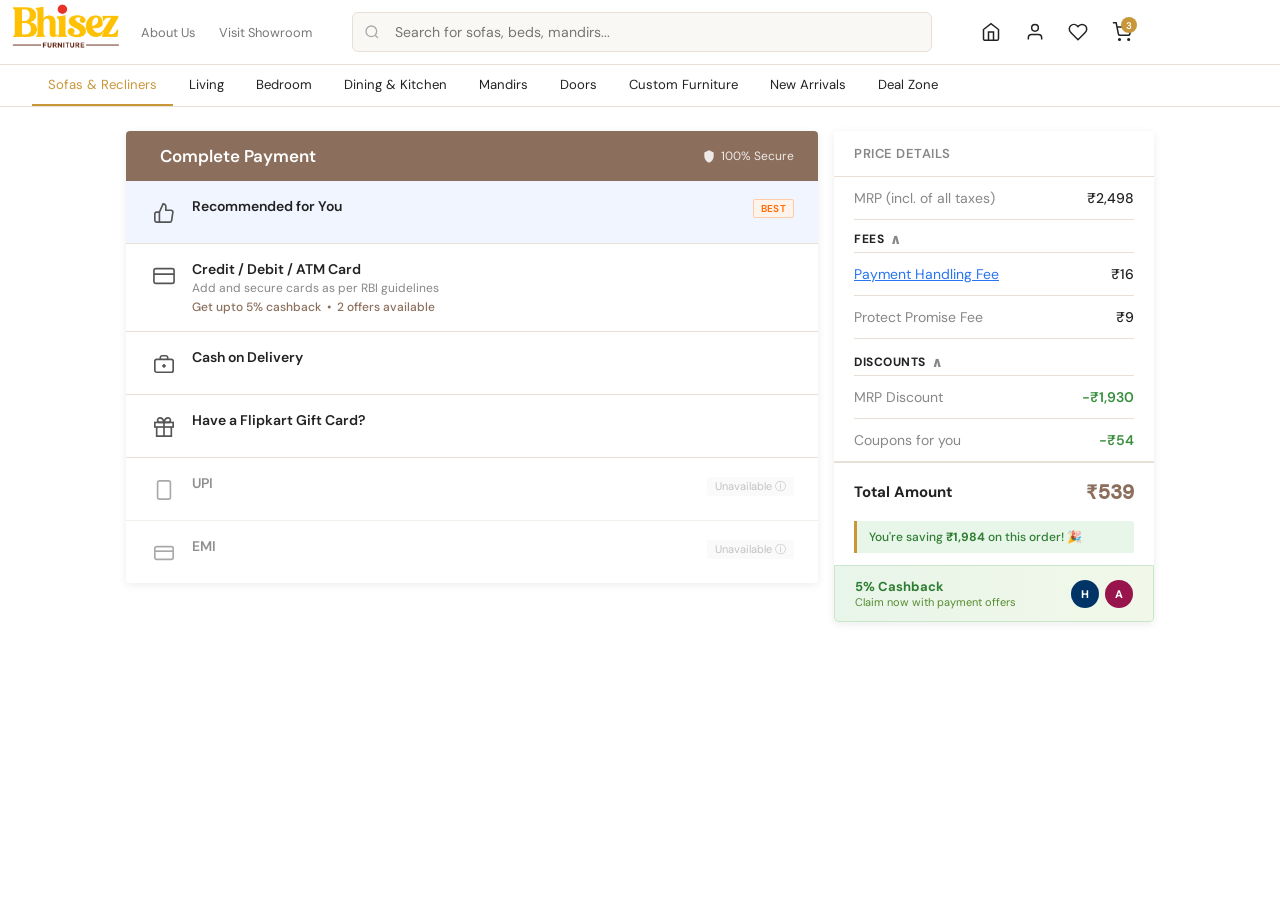
<file: payments.html>
<!DOCTYPE html>
<html lang="en">
<head>
<meta charset="UTF-8">
<meta name="viewport" content="width=device-width, initial-scale=1.0">
<title>Complete Payment</title>
<link href="https://fonts.googleapis.com/css2?family=DM+Sans:wght@400;500;600;700&family=DM+Mono:wght@400;500&display=swap" rel="stylesheet">

<style>
  :root {
    --blue: #8B6F5C;
    --blue-dark: #1a5ed4;
    --yellow: #fb641b;
    --yellow-btn: #ff9f00;
    --green: #388e3c;
    --red: #c62828;
    --text: #212121;
    --text-2: #878787;
    --border: #e0e0e0;
    --bg: #f1f3f6;
    --white: #fff;
    --shadow: 0 2px 8px rgba(0,0,0,0.08);
    --radius: 4px;
    --discount: #388e3c;
  }

  * { margin: 0; padding: 0; box-sizing: border-box; }

  body {
    font-family: 'DM Sans', sans-serif;
    background: var(--bg);
    color: var(--text);
    min-height: 100vh;
  }

  /* Header */
  .header {
    background: var(--blue);
    padding: 0 24px;
    height: 56px;
    display: flex;
    align-items: center;
    position: sticky;
    top: 0;
    z-index: 100;
    box-shadow: 0 2px 6px rgba(0,0,0,0.18);
  }

  .logo {
    font-family: 'DM Sans', sans-serif;
    font-weight: 700;
    font-style: italic;
    font-size: 22px;
    color: var(--white);
    letter-spacing: -0.5px;
  }

  /* Main layout */
  .main {
    max-width: 1060px;
    margin: 24px auto;
    padding: 0 16px;
    display: grid;
    grid-template-columns: 1fr 320px;
    gap: 16px;
    align-items: start;
  }

  /* Card base */
  .card {
    background: var(--white);
    border-radius: var(--radius);
    box-shadow: var(--shadow);
    overflow: hidden;
  }

  /* Payment panel */
  .payment-header {
    background: var(--blue);
    padding: 14px 24px;
    display: flex;
    align-items: center;
    gap: 10px;
  }

  .payment-header .back-btn {
    background: none;
    border: none;
    color: white;
    cursor: pointer;
    font-size: 20px;
    display: flex;
    align-items: center;
    padding: 0;
    opacity: 0.9;
    transition: opacity 0.15s;
  }

  .payment-header .back-btn:hover { opacity: 1; }

  .payment-header h1 {
    font-size: 17px;
    font-weight: 600;
    color: white;
    flex: 1;
  }

  .secure-badge {
    display: flex;
    align-items: center;
    gap: 5px;
    color: rgba(255,255,255,0.85);
    font-size: 12px;
  }

  .secure-badge svg { width: 14px; height: 14px; }

  /* Payment methods list */
  .methods-list {
    padding: 0;
  }

  .method-item {
    display: flex;
    align-items: flex-start;
    gap: 14px;
    padding: 16px 24px;
    border-bottom: 1px solid var(--border);
    cursor: pointer;
    transition: background 0.12s;
    position: relative;
  }

  .method-item:last-child { border-bottom: none; }
  .method-item:hover { background: #fafbff; }
  .method-item.active { background: #f0f5ff; }

  .method-item.disabled {
    opacity: 0.5;
    cursor: not-allowed;
  }

  .method-item.disabled:hover { background: transparent; }

  .method-icon {
    width: 28px;
    height: 28px;
    display: flex;
    align-items: center;
    justify-content: center;
    flex-shrink: 0;
    margin-top: 2px;
    color: #555;
  }

  .method-icon svg { width: 22px; height: 22px; }

  .method-info { flex: 1; min-width: 0; }

  .method-name {
    font-size: 14px;
    font-weight: 600;
    color: var(--text);
    margin-bottom: 2px;
  }

  .method-sub {
    font-size: 12px;
    color: var(--text-2);
    margin-bottom: 3px;
  }

  .method-offer {
    font-size: 12px;
    color: var(--blue);
    font-weight: 500;
  }

  .method-tag {
    font-size: 11px;
    color: var(--text-2);
    background: #f5f5f5;
    padding: 2px 8px;
    border-radius: 2px;
    align-self: flex-start;
    margin-top: 3px;
  }

  .recommended-badge {
    font-size: 10px;
    font-weight: 600;
    color: #ff6900;
    background: #fff4ec;
    border: 1px solid #ffcba8;
    padding: 2px 7px;
    border-radius: 2px;
    letter-spacing: 0.3px;
    text-transform: uppercase;
    margin-left: auto;
    align-self: flex-start;
    margin-top: 2px;
    flex-shrink: 0;
  }

  /* COD Panel */
  .cod-panel {
    padding: 20px 24px 24px;
  }

  .cod-panel h2 {
    font-size: 15px;
    font-weight: 700;
    margin-bottom: 10px;
    color: var(--text);
  }

  .cod-notice {
    background: #fff8f0;
    border: 1px solid #ffe0c4;
    border-radius: var(--radius);
    padding: 14px 16px;
    margin-bottom: 20px;
    display: flex;
    gap: 10px;
    align-items: flex-start;
  }

  .cod-notice .notice-icon {
    color: #fb641b;
    flex-shrink: 0;
    margin-top: 1px;
  }

  .cod-notice p {
    font-size: 13px;
    color: #5d4037;
    line-height: 1.5;
  }

  .cod-notice p strong {
    color: #bf360c;
  }

  .btn-place-order {
    display: block;
    width: 100%;
    background: linear-gradient(135deg, #ffb700 0%, #ff9f00 100%);
    border: none;
    border-radius: var(--radius);
    padding: 15px;
    font-family: 'DM Sans', sans-serif;
    font-size: 15px;
    font-weight: 700;
    color: white;
    cursor: pointer;
    letter-spacing: 0.3px;
    text-transform: uppercase;
    box-shadow: 0 2px 6px rgba(255,159,0,0.35);
    transition: all 0.15s;
    position: relative;
    overflow: hidden;
  }

  .btn-place-order:hover {
    background: linear-gradient(135deg, #ffc31a 0%, #ffad0a 100%);
    box-shadow: 0 4px 12px rgba(255,159,0,0.45);
    transform: translateY(-1px);
  }

  .btn-place-order:active {
    transform: translateY(0);
    box-shadow: 0 2px 4px rgba(255,159,0,0.25);
  }

  /* Order Summary */
  .summary-card .summary-header {
    padding: 14px 20px;
    font-size: 13px;
    font-weight: 600;
    color: var(--text-2);
    text-transform: uppercase;
    letter-spacing: 0.5px;
    border-bottom: 1px solid var(--border);
  }

  .summary-body { padding: 0 20px; }

  .summary-row {
    display: flex;
    justify-content: space-between;
    align-items: center;
    padding: 12px 0;
    font-size: 14px;
    border-bottom: 1px solid var(--border);
  }

  .summary-row:last-child { border-bottom: none; }

  .summary-row .label { color: var(--text-2); }
  .summary-row .value { font-weight: 500; }
  .summary-row .value.discount { color: var(--discount); font-weight: 600; }

  .summary-section-title {
    padding: 10px 0 4px;
    font-size: 12px;
    font-weight: 700;
    color: var(--text);
    text-transform: uppercase;
    letter-spacing: 0.5px;
    display: flex;
    align-items: center;
    gap: 6px;
    border-bottom: 1px solid var(--border);
  }

  .summary-section-title span.toggle {
    font-size: 14px;
    color: var(--text-2);
    cursor: pointer;
  }

  .total-row {
    display: flex;
    justify-content: space-between;
    align-items: center;
    padding: 16px 20px;
    border-top: 2px solid var(--border);
  }

  .total-row .total-label {
    font-size: 15px;
    font-weight: 700;
    color: var(--text);
  }

  .total-row .total-value {
    font-size: 20px;
    font-weight: 700;
    color: var(--blue);
    font-family: 'DM Mono', monospace;
  }

  /* Cashback strip */
  .cashback-strip {
    margin: 0 0 0 0;
    background: linear-gradient(90deg, #e8f5e9 0%, #f1f8e9 100%);
    border: 1px solid #c8e6c9;
    border-radius: 0 0 var(--radius) var(--radius);
    padding: 12px 20px;
    display: flex;
    align-items: center;
    justify-content: space-between;
  }

  .cashback-text h4 {
    font-size: 13px;
    font-weight: 700;
    color: #2e7d32;
  }

  .cashback-text p {
    font-size: 11px;
    color: #558b2f;
  }

  .cashback-logos {
    display: flex;
    gap: 6px;
    align-items: center;
  }

  .cashback-logo {
    width: 28px;
    height: 28px;
    border-radius: 50%;
    display: flex;
    align-items: center;
    justify-content: center;
    font-size: 11px;
    font-weight: 800;
    color: white;
  }

  .cashback-logo.hdfc { background: #003366; }
  .cashback-logo.axis { background: #97144d; }

  /* Savings highlight */
  .savings-banner {
    background: #e8f5e9;
    border-left: 3px solid var(--green);
    padding: 8px 12px;
    margin: 0 20px 12px;
    border-radius: 0 2px 2px 0;
    font-size: 12px;
    color: #2e7d32;
    font-weight: 500;
  }

  .savings-banner strong { font-weight: 700; }

  /* Animations */
  @keyframes fadeSlideIn {
    from { opacity: 0; transform: translateY(8px); }
    to { opacity: 1; transform: translateY(0); }
  }

  .card {
    animation: fadeSlideIn 0.3s ease both;
  }

  .card:nth-child(2) { animation-delay: 0.05s; }

  @keyframes pulse {
    0%, 100% { box-shadow: 0 2px 6px rgba(255,159,0,0.35); }
    50% { box-shadow: 0 4px 16px rgba(255,159,0,0.55); }
  }

  .btn-place-order { animation: pulse 2.5s ease-in-out infinite; }
  .btn-place-order:hover { animation: none; }

  /* Responsive */
  @media (max-width: 720px) {
    .main {
      grid-template-columns: 1fr;
    }
    .summary-card { order: -1; }
  }
</style>

</head>
<body>

<!-- Navbar -->
    <div id="navbar"></div>

<div class="main">

  <!-- Left: Payment Methods -->
  <div class="card">
    <div class="payment-header">
      <button class="back-btn" aria-label="Go back">
        <svg viewBox="0 0 24 24" fill="none" stroke="currentColor" stroke-width="2.5" stroke-linecap="round" stroke-linejoin="round"><polyline points="15 18 9 12 15 6"/></svg>
      </button>
      <h1>Complete Payment</h1>
      <div class="secure-badge">
        <svg viewBox="0 0 24 24" fill="currentColor"><path d="M12 2L4 6v6c0 5.25 3.5 10.15 8 11.5 4.5-1.35 8-6.25 8-11.5V6L12 2z"/></svg>
        100% Secure
      </div>
    </div>

    <div class="methods-list">

      <!-- Recommended -->
      <div class="method-item active">
        <div class="method-icon">
          <svg viewBox="0 0 24 24" fill="none" stroke="currentColor" stroke-width="1.8"><path d="M14 9V5a3 3 0 0 0-3-3l-4 9v11h11.28a2 2 0 0 0 2-1.7l1.38-9a2 2 0 0 0-2-2.3H14z"/><path d="M7 22H4a2 2 0 0 1-2-2v-7a2 2 0 0 1 2-2h3"/></svg>
        </div>
        <div class="method-info">
          <div class="method-name">Recommended for You</div>
        </div>
        <div class="recommended-badge">Best</div>
      </div>

      <!-- Credit/Debit/ATM -->
      <div class="method-item">
        <div class="method-icon">
          <svg viewBox="0 0 24 24" fill="none" stroke="currentColor" stroke-width="1.8"><rect x="1" y="4" width="22" height="16" rx="2" ry="2"/><line x1="1" y1="10" x2="23" y2="10"/></svg>
        </div>
        <div class="method-info">
          <div class="method-name">Credit / Debit / ATM Card</div>
          <div class="method-sub">Add and secure cards as per RBI guidelines</div>
          <div class="method-offer">Get upto 5% cashback &nbsp;•&nbsp; 2 offers available</div>
        </div>
      </div>

      <!-- Cash on Delivery -->
      <div class="method-item" id="cod-trigger" onclick="showCOD()">
        <div class="method-icon">
          <svg viewBox="0 0 24 24" fill="none" stroke="currentColor" stroke-width="1.8"><rect x="2" y="7" width="20" height="14" rx="2"/><path d="M16 7V5a2 2 0 0 0-2-2h-4a2 2 0 0 0-2 2v2"/><line x1="12" y1="12" x2="12" y2="16"/><line x1="10" y1="14" x2="14" y2="14"/></svg>
        </div>
        <div class="method-info">
          <div class="method-name">Cash on Delivery</div>
        </div>
      </div>

      <!-- Gift Card -->
      <div class="method-item">
        <div class="method-icon">
          <svg viewBox="0 0 24 24" fill="none" stroke="currentColor" stroke-width="1.8"><polyline points="20 12 20 22 4 22 4 12"/><rect x="2" y="7" width="20" height="5"/><line x1="12" y1="22" x2="12" y2="7"/><path d="M12 7H7.5a2.5 2.5 0 0 1 0-5C11 2 12 7 12 7z"/><path d="M12 7h4.5a2.5 2.5 0 0 0 0-5C13 2 12 7 12 7z"/></svg>
        </div>
        <div class="method-info">
          <div class="method-name">Have a Flipkart Gift Card?</div>
        </div>
      </div>

      <!-- UPI -->
      <div class="method-item disabled">
        <div class="method-icon">
          <svg viewBox="0 0 24 24" fill="none" stroke="currentColor" stroke-width="1.8"><rect x="5" y="2" width="14" height="20" rx="2" ry="2"/><line x1="12" y1="18" x2="12.01" y2="18"/></svg>
        </div>
        <div class="method-info">
          <div class="method-name">UPI</div>
        </div>
        <div class="method-tag">Unavailable ⓘ</div>
      </div>

      <!-- EMI -->
      <div class="method-item disabled">
        <div class="method-icon">
          <svg viewBox="0 0 24 24" fill="none" stroke="currentColor" stroke-width="1.8"><rect x="2" y="5" width="20" height="14" rx="2"/><path d="M2 10h20"/></svg>
        </div>
        <div class="method-info">
          <div class="method-name">EMI</div>
        </div>
        <div class="method-tag">Unavailable ⓘ</div>
      </div>

    </div>
  </div>

  <!-- COD Popup Panel (center) -->
  <!-- For layout fidelity this is shown inline below the methods on a 3-col grid -->

  <!-- Right: Order Summary -->
  <div class="summary-card card">
    <div class="summary-header">Price Details</div>
    <div class="summary-body">

      <div class="summary-row">
        <span class="label">MRP (incl. of all taxes)</span>
        <span class="value">₹2,498</span>
      </div>

      <div class="summary-section-title">
        Fees <span class="toggle">∧</span>
      </div>

      <div class="summary-row">
        <span class="label" style="color: #2874f0; text-decoration: underline; cursor: pointer;">Payment Handling Fee</span>
        <span class="value">₹16</span>
      </div>

      <div class="summary-row">
        <span class="label">Protect Promise Fee</span>
        <span class="value">₹9</span>
      </div>

      <div class="summary-section-title" style="margin-top: 4px;">
        Discounts <span class="toggle">∧</span>
      </div>

      <div class="summary-row">
        <span class="label">MRP Discount</span>
        <span class="value discount">−₹1,930</span>
      </div>

      <div class="summary-row">
        <span class="label">Coupons for you</span>
        <span class="value discount">−₹54</span>
      </div>

    </div>

    <div class="total-row">
      <span class="total-label">Total Amount</span>
      <span class="total-value">₹539</span>
    </div>

    <div class="savings-banner">
      You're saving <strong>₹1,984</strong> on this order! 🎉
    </div>

    <div class="cashback-strip">
      <div class="cashback-text">
        <h4>5% Cashback</h4>
        <p>Claim now with payment offers</p>
      </div>
      <div class="cashback-logos">
        <div class="cashback-logo hdfc">H</div>
        <div class="cashback-logo axis">A</div>
      </div>
    </div>
  </div>

</div>

<!-- COD Modal -->
<div id="cod-modal" style="display:none; position:fixed; inset:0; background:rgba(0,0,0,0.4); z-index:200; align-items:center; justify-content:center;">
  <div class="card" style="max-width:440px; width:90%; animation: fadeSlideIn 0.25s ease;">
    <div class="payment-header" style="justify-content:space-between;">
      <h1 style="font-size:15px;">Cash on Delivery</h1>
      <button onclick="closeCOD()" style="background:none;border:none;color:white;font-size:22px;cursor:pointer;line-height:1;">×</button>
    </div>
    <div class="cod-panel">
      <div class="cod-notice">
        <div class="notice-icon">
          <svg width="16" height="16" viewBox="0 0 24 24" fill="currentColor"><path d="M12 2C6.48 2 2 6.48 2 12s4.48 10 10 10 10-4.48 10-10S17.52 2 12 2zm1 15h-2v-6h2v6zm0-8h-2V7h2v2z"/></svg>
        </div>
        <p>Due to handling costs, a nominal fee of <strong>₹16</strong> will be charged for orders placed using this option. Avoid this fee by paying online now.</p>
      </div>
      <button class="btn-place-order" onclick="alert('Order placed! 🎉')">
        Place Order
      </button>
    </div>
  </div>
</div>

<script src="assets/js/include.js"></script>

<script>
  function showCOD() {
    const modal = document.getElementById('cod-modal');
    modal.style.display = 'flex';
  }

  function closeCOD() {
    document.getElementById('cod-modal').style.display = 'none';
  }

  document.getElementById('cod-modal').addEventListener('click', function(e) {
    if (e.target === this) closeCOD();
  });

  // Method item active state
  document.querySelectorAll('.method-item:not(.disabled)').forEach(item => {
    item.addEventListener('click', function() {
      document.querySelectorAll('.method-item').forEach(i => i.classList.remove('active'));
      this.classList.add('active');
    });
  });
</script>

</body>
</html>
</file>
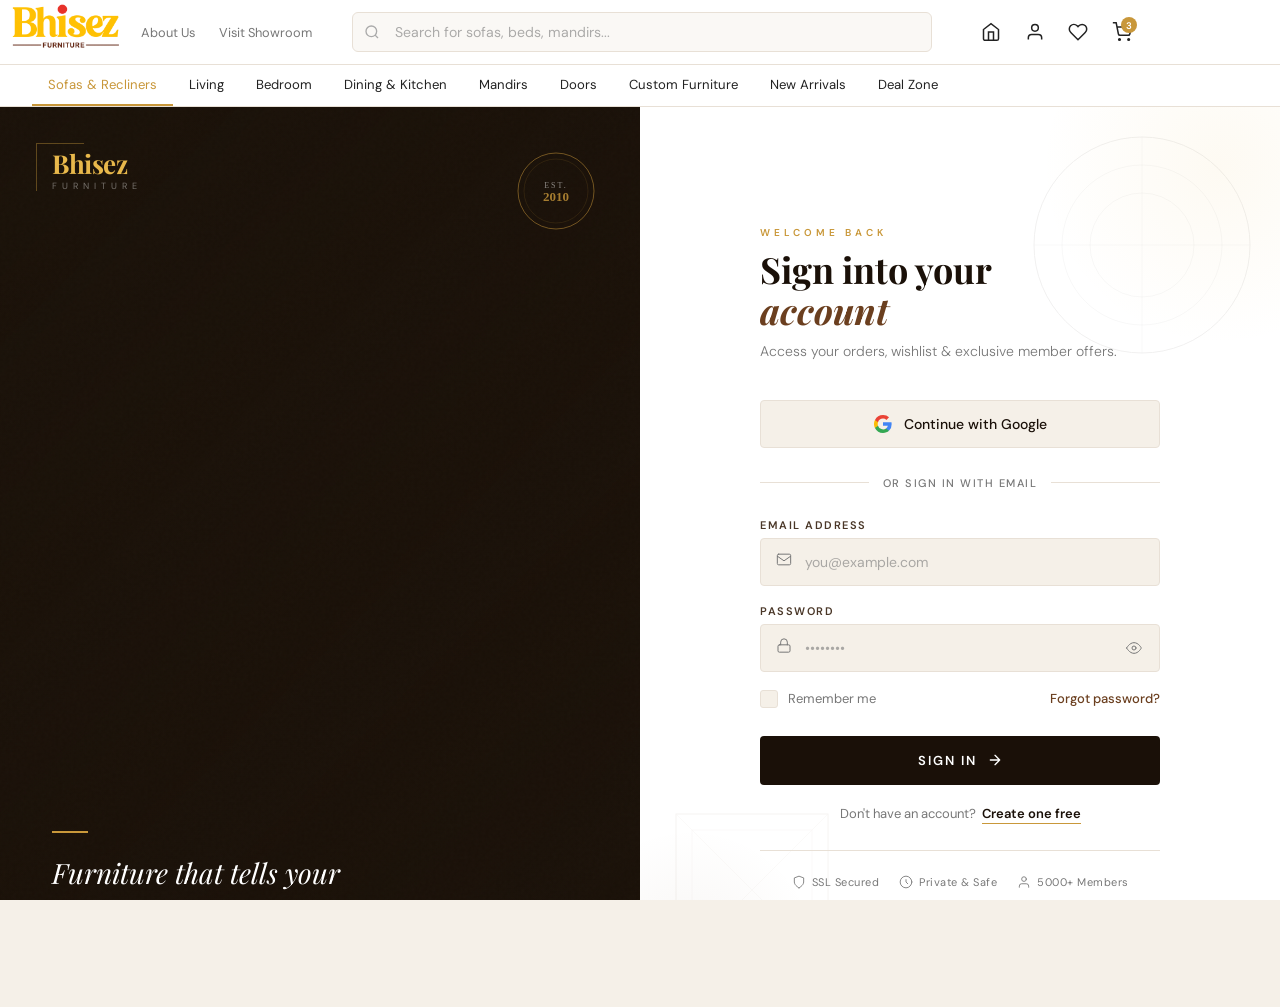
<file: user-account.html>
<!DOCTYPE html>
<html lang="en">
<head>
<meta charset="UTF-8">
<meta name="viewport" content="width=device-width, initial-scale=1.0">
<title>Sign In | Bhisez Furniture</title>
<link href="https://fonts.googleapis.com/css2?family=Playfair+Display:ital,wght@0,400;0,600;0,700;0,900;1,400;1,600&family=DM+Sans:wght@300;400;500;600&display=swap" rel="stylesheet">

<style>
  *, *::before, *::after { box-sizing: border-box; margin: 0; padding: 0; }

  :root {
    --gold:      #C9983A;
    --gold-lt:   #E8B84B;
    --gold-dim:  rgba(201,152,58,0.12);
    --wood:      #6B3F1F;
    --dark:      #1A1209;
    --cream:     #FAF7F2;
    --cream2:    #F2EDE4;
    --white:     #FFFFFF;
    --muted:     #8C7660;
    --border:    #E2D8CC;
    --mid:       #4A3728;
    --shadow-sm: 0 2px 12px rgba(26,18,9,0.06);
    --shadow-md: 0 8px 40px rgba(26,18,9,0.10);
    --shadow-lg: 0 24px 80px rgba(26,18,9,0.15);
  }

  html, body {
    height: 100%;
    font-family: 'DM Sans', sans-serif;
    background: var(--cream);
    color: var(--dark);
    overflow: hidden;
  }

  /* ── LAYOUT ── */
  .page {
    display: grid;
    grid-template-columns: 1fr 1fr;
    height: 100vh;
    overflow: hidden;
  }

  /* ══════════════════════════════════
     LEFT PANEL — lifestyle image side
  ══════════════════════════════════ */
  .left {
    position: relative;
    overflow: hidden;
    background: var(--dark);
  }

  .left-img {
    position: absolute;
    inset: 0;
    background-image: url('https://images.unsplash.com/photo-1555041469-a586c61ea9bc?w=1200&q=90');
    background-size: cover;
    background-position: center;
    transform: scale(1.04);
    transition: transform 14s ease;
    animation: zoomSlow 14s ease forwards;
  }

  @keyframes zoomSlow {
    from { transform: scale(1.08); }
    to   { transform: scale(1.0); }
  }

  /* dark gradient overlay */
  .left-overlay {
    position: absolute;
    inset: 0;
    background: linear-gradient(
      135deg,
      rgba(26,18,9,0.72) 0%,
      rgba(26,18,9,0.35) 60%,
      rgba(26,18,9,0.55) 100%
    );
  }

  /* decorative grain texture */
  .left-grain {
    position: absolute;
    inset: 0;
    background-image: url("data:image/svg+xml,%3Csvg viewBox='0 0 200 200' xmlns='http://www.w3.org/2000/svg'%3E%3Cfilter id='n'%3E%3CfeTurbulence type='fractalNoise' baseFrequency='0.9' numOctaves='4' stitchTiles='stitch'/%3E%3C/filter%3E%3Crect width='100%25' height='100%25' filter='url(%23n)' opacity='0.04'/%3E%3C/svg%3E");
    opacity: 0.5;
    pointer-events: none;
  }

  .left-content {
    position: absolute;
    inset: 0;
    display: flex;
    flex-direction: column;
    justify-content: space-between;
    padding: 44px 52px;
  }

  /* logo */
  .left-logo {
    display: flex;
    flex-direction: column;
    gap: 3px;
    animation: fadeUp 0.7s ease both;
  }
  .left-logo-name {
    font-family: 'Playfair Display', serif;
    font-size: 26px;
    font-weight: 700;
    color: var(--gold-lt);
    letter-spacing: -0.5px;
    line-height: 1;
  }
  .left-logo-sub {
    font-size: 9px;
    letter-spacing: 5px;
    color: rgba(255,255,255,0.4);
    text-transform: uppercase;
  }

  /* quote block at bottom */
  .left-quote {
    animation: fadeUp 0.9s 0.2s ease both;
  }
  .left-quote-line {
    width: 36px;
    height: 2px;
    background: var(--gold);
    margin-bottom: 20px;
  }
  .left-quote-text {
    font-family: 'Playfair Display', serif;
    font-size: 28px;
    font-weight: 400;
    font-style: italic;
    color: #fff;
    line-height: 1.4;
    max-width: 340px;
    margin-bottom: 16px;
  }
  .left-quote-text em {
    font-style: normal;
    color: var(--gold-lt);
  }
  .left-quote-sub {
    font-size: 12px;
    color: rgba(255,255,255,0.4);
    letter-spacing: 2px;
    text-transform: uppercase;
  }

  /* floating badge */
  .left-badge {
    position: absolute;
    top: 44px;
    right: 44px;
    width: 80px;
    height: 80px;
    animation: fadeIn 1s 0.5s ease both;
  }
  .left-badge svg {
    width: 80px;
    height: 80px;
  }

  /* decorative corner lines */
  .corner-tl, .corner-br {
    position: absolute;
    width: 48px;
    height: 48px;
    pointer-events: none;
  }
  .corner-tl {
    top: 36px; left: 36px;
    border-top: 1px solid rgba(201,152,58,0.4);
    border-left: 1px solid rgba(201,152,58,0.4);
  }
  .corner-br {
    bottom: 36px; right: 36px;
    border-bottom: 1px solid rgba(201,152,58,0.4);
    border-right: 1px solid rgba(201,152,58,0.4);
  }

  /* ══════════════════════════════════
     RIGHT PANEL — form side
  ══════════════════════════════════ */
  .right {
    background: var(--white);
    display: flex;
    align-items: center;
    justify-content: center;
    padding: 48px 64px;
    position: relative;
    overflow-y: auto;
  }

  /* subtle background decor circles */
  .right::before {
    content: '';
    position: absolute;
    top: -120px; right: -120px;
    width: 360px; height: 360px;
    border-radius: 50%;
    background: radial-gradient(circle, rgba(232,184,75,0.07) 0%, transparent 70%);
    pointer-events: none;
  }
  .right::after {
    content: '';
    position: absolute;
    bottom: -80px; left: -80px;
    width: 260px; height: 260px;
    border-radius: 50%;
    background: radial-gradient(circle, rgba(107,63,31,0.05) 0%, transparent 70%);
    pointer-events: none;
  }

  .form-wrap {
    width: 100%;
    max-width: 400px;
    position: relative;
    z-index: 1;
    animation: fadeUp 0.7s 0.15s ease both;
  }

  /* ── FORM HEADER ── */
  .form-eyebrow {
    font-size: 10px;
    letter-spacing: 4px;
    text-transform: uppercase;
    color: var(--gold);
    font-weight: 600;
    margin-bottom: 10px;
  }
  .form-title {
    font-family: 'Playfair Display', serif;
    font-size: 36px;
    font-weight: 700;
    color: var(--dark);
    line-height: 1.15;
    margin-bottom: 8px;
  }
  .form-title em {
    font-style: italic;
    color: var(--wood);
  }
  .form-subtitle {
    font-size: 14px;
    color: var(--muted);
    font-weight: 300;
    margin-bottom: 36px;
    line-height: 1.7;
  }

  /* ── GOOGLE BUTTON ── */
  .btn-google {
    width: 100%;
    padding: 14px 20px;
    display: flex;
    align-items: center;
    justify-content: center;
    gap: 12px;
    background: var(--cream);
    border: 1.5px solid var(--border);
    border-radius: 4px;
    font-size: 14px;
    font-weight: 500;
    color: var(--dark);
    cursor: pointer;
    font-family: 'DM Sans', sans-serif;
    transition: border-color 0.2s, background 0.2s, transform 0.15s;
    margin-bottom: 28px;
    text-decoration: none;
  }
  .btn-google:hover {
    border-color: var(--gold);
    background: var(--cream2);
    transform: translateY(-1px);
  }
  .btn-google svg { flex-shrink: 0; }

  /* ── DIVIDER ── */
  .divider {
    display: flex;
    align-items: center;
    gap: 14px;
    margin-bottom: 28px;
  }
  .divider-line {
    flex: 1;
    height: 1px;
    background: var(--border);
  }
  .divider-text {
    font-size: 11px;
    color: var(--muted);
    letter-spacing: 1.5px;
    text-transform: uppercase;
    font-weight: 500;
    white-space: nowrap;
  }

  /* ── FORM FIELDS ── */
  .field-group {
    display: flex;
    flex-direction: column;
    gap: 6px;
    margin-bottom: 18px;
    position: relative;
  }
  .field-label {
    font-size: 11px;
    font-weight: 600;
    color: var(--mid);
    letter-spacing: 1.5px;
    text-transform: uppercase;
  }
  .field-input-wrap {
    position: relative;
  }
  .field-icon {
    position: absolute;
    left: 16px;
    top: 50%;
    transform: translateY(-50%);
    pointer-events: none;
  }
  .field-icon svg {
    width: 16px;
    height: 16px;
    stroke: var(--muted);
    fill: none;
    stroke-width: 1.5;
    stroke-linecap: round;
    stroke-linejoin: round;
  }
  input[type="email"],
  input[type="password"],
  input[type="text"] {
    width: 100%;
    padding: 14px 16px 14px 44px;
    background: var(--cream);
    border: 1.5px solid var(--border);
    border-radius: 4px;
    font-size: 14px;
    font-family: 'DM Sans', sans-serif;
    color: var(--dark);
    outline: none;
    transition: border-color 0.25s, background 0.2s, box-shadow 0.25s;
    -webkit-appearance: none;
  }
  input::placeholder { color: var(--muted); opacity: 0.6; }
  input:focus {
    border-color: var(--gold);
    background: var(--white);
    box-shadow: 0 0 0 3px rgba(201,152,58,0.1);
  }
  input:focus + .field-icon svg,
  .field-input-wrap:focus-within .field-icon svg {
    stroke: var(--gold);
  }

  /* password toggle */
  .pw-toggle {
    position: absolute;
    right: 14px;
    top: 50%;
    transform: translateY(-50%);
    background: none;
    border: none;
    cursor: pointer;
    padding: 4px;
    display: flex;
    align-items: center;
    color: var(--muted);
    transition: color 0.2s;
  }
  .pw-toggle:hover { color: var(--gold); }
  .pw-toggle svg {
    width: 16px; height: 16px;
    stroke: currentColor;
    fill: none;
    stroke-width: 1.5;
    stroke-linecap: round;
    stroke-linejoin: round;
  }

  /* ── REMEMBER + FORGOT ── */
  .row-remember {
    display: flex;
    align-items: center;
    justify-content: space-between;
    margin-bottom: 28px;
    margin-top: 4px;
  }
  .checkbox-wrap {
    display: flex;
    align-items: center;
    gap: 10px;
    cursor: pointer;
  }
  .custom-check {
    width: 18px;
    height: 18px;
    border: 1.5px solid var(--border);
    border-radius: 3px;
    background: var(--cream);
    display: flex;
    align-items: center;
    justify-content: center;
    transition: border-color 0.2s, background 0.2s;
    flex-shrink: 0;
    position: relative;
  }
  input[type="checkbox"]:checked ~ .custom-check,
  .checkbox-wrap input:checked + .custom-check {
    background: var(--dark);
    border-color: var(--dark);
  }
  .check-icon {
    display: none;
    position: absolute;
  }
  .checkbox-real { display: none; }
  .checkbox-real:checked + .custom-check { background: var(--dark); border-color: var(--dark); }
  .checkbox-real:checked + .custom-check .check-icon { display: block; }

  .remember-label {
    font-size: 13px;
    color: var(--muted);
    cursor: pointer;
    user-select: none;
  }
  .forgot-link {
    font-size: 13px;
    color: var(--wood);
    text-decoration: none;
    font-weight: 500;
    transition: color 0.2s;
    position: relative;
  }
  .forgot-link::after {
    content: '';
    position: absolute;
    bottom: -1px; left: 0; right: 0;
    height: 1px;
    background: var(--gold);
    transform: scaleX(0);
    transition: transform 0.25s ease;
  }
  .forgot-link:hover { color: var(--gold); }
  .forgot-link:hover::after { transform: scaleX(1); }

  /* ── LOGIN BUTTON ── */
  .btn-login {
    width: 100%;
    padding: 16px 24px;
    background: var(--dark);
    color: var(--white);
    border: none;
    border-radius: 4px;
    font-size: 13px;
    font-weight: 600;
    letter-spacing: 2px;
    text-transform: uppercase;
    font-family: 'DM Sans', sans-serif;
    cursor: pointer;
    position: relative;
    overflow: hidden;
    transition: transform 0.15s;
    margin-bottom: 20px;
    display: flex;
    align-items: center;
    justify-content: center;
    gap: 10px;
  }
  .btn-login::before {
    content: '';
    position: absolute;
    inset: 0;
    background: var(--gold);
    transform: translateX(-102%);
    transition: transform 0.4s cubic-bezier(0.4,0,0.2,1);
  }
  .btn-login:hover { transform: translateY(-2px); }
  .btn-login:hover::before { transform: translateX(0); }
  .btn-login span { position: relative; z-index: 1; }
  .btn-login svg { position: relative; z-index: 1; width: 16px; height: 16px; stroke: currentColor; fill: none; stroke-width: 2; stroke-linecap: round; stroke-linejoin: round; }
  .btn-login:active { transform: translateY(0px); }

  /* loading spinner inside button */
  .spinner {
    display: none;
    width: 16px;
    height: 16px;
    border: 2px solid rgba(255,255,255,0.3);
    border-top-color: #fff;
    border-radius: 50%;
    animation: spin 0.7s linear infinite;
    position: relative;
    z-index: 1;
  }
  @keyframes spin { to { transform: rotate(360deg); } }

  /* ── SIGN UP ── */
  .signup-row {
    text-align: center;
    font-size: 13px;
    color: var(--muted);
  }
  .signup-row a {
    color: var(--dark);
    font-weight: 600;
    text-decoration: none;
    border-bottom: 1.5px solid var(--gold);
    padding-bottom: 1px;
    transition: color 0.2s;
  }
  .signup-row a:hover { color: var(--gold); }

  /* ── TRUST BADGES ── */
  .trust-strip {
    display: flex;
    align-items: center;
    justify-content: center;
    gap: 20px;
    margin-top: 28px;
    padding-top: 24px;
    border-top: 1px solid var(--border);
  }
  .trust-item {
    display: flex;
    align-items: center;
    gap: 6px;
    font-size: 11px;
    color: var(--muted);
    letter-spacing: 0.5px;
  }
  .trust-item svg {
    width: 14px;
    height: 14px;
    stroke: var(--muted);
    fill: none;
    stroke-width: 1.5;
    stroke-linecap: round;
    stroke-linejoin: round;
  }

  /* ── ERROR STATE ── */
  .field-error {
    font-size: 11px;
    color: #C0392B;
    display: none;
    margin-top: 4px;
  }
  .field-group.has-error input {
    border-color: #C0392B;
    box-shadow: 0 0 0 3px rgba(192,57,43,0.1);
  }
  .field-group.has-error .field-error { display: block; }

  /* ── SUCCESS OVERLAY ── */
  .success-overlay {
    display: none;
    position: fixed;
    inset: 0;
    background: rgba(26,18,9,0.7);
    z-index: 200;
    align-items: center;
    justify-content: center;
    backdrop-filter: blur(4px);
  }
  .success-overlay.show { display: flex; animation: fadeIn 0.3s ease; }
  .success-card {
    background: var(--white);
    padding: 52px 60px;
    text-align: center;
    max-width: 380px;
    animation: scaleIn 0.4s cubic-bezier(0.34,1.56,0.64,1) both;
  }
  .success-icon {
    width: 64px; height: 64px;
    background: var(--dark);
    border-radius: 50%;
    display: flex;
    align-items: center;
    justify-content: center;
    margin: 0 auto 24px;
  }
  .success-icon svg {
    width: 28px; height: 28px;
    stroke: var(--gold-lt);
    fill: none;
    stroke-width: 2;
    stroke-linecap: round;
    stroke-linejoin: round;
  }
  .success-title {
    font-family: 'Playfair Display', serif;
    font-size: 26px;
    font-weight: 700;
    color: var(--dark);
    margin-bottom: 10px;
  }
  .success-sub {
    font-size: 14px;
    color: var(--muted);
    line-height: 1.7;
  }

  /* ── ANIMATIONS ── */
  @keyframes fadeUp {
    from { opacity: 0; transform: translateY(20px); }
    to   { opacity: 1; transform: translateY(0); }
  }
  @keyframes fadeIn {
    from { opacity: 0; }
    to   { opacity: 1; }
  }
  @keyframes scaleIn {
    from { opacity: 0; transform: scale(0.88); }
    to   { opacity: 1; transform: scale(1); }
  }

  /* ── DECORATIVE SVG ELEMENTS ── */
  .deco-top-right {
    position: absolute;
    top: 28px;
    right: 28px;
    opacity: 0.06;
    pointer-events: none;
  }
  .deco-bottom-left {
    position: absolute;
    bottom: 32px;
    left: 32px;
    opacity: 0.05;
    pointer-events: none;
  }

  /* ── MOBILE ── */
  @media (max-width: 820px) {
    html, body { overflow: auto; }
    .page { grid-template-columns: 1fr; height: auto; overflow: visible; }
    .left { height: 44vh; min-height: 280px; }
    .left-quote-text { font-size: 22px; }
    .right { padding: 40px 28px; }
    .form-title { font-size: 28px; }
  }
</style>

</head>
<body>
<!-- Navbar -->
    <div id="navbar"></div>
    
<div class="page">

  <!-- ═════════════════════ LEFT ═════════════════════ -->
  <div class="left">
    <div class="left-img"></div>
    <div class="left-overlay"></div>
    <div class="left-grain"></div>

    <div class="corner-tl"></div>
    <div class="corner-br"></div>

    <!-- floating est. badge -->
    <div class="left-badge">
      <svg viewBox="0 0 80 80" fill="none" xmlns="http://www.w3.org/2000/svg">
        <circle cx="40" cy="40" r="38" stroke="rgba(201,152,58,0.5)" stroke-width="1"/>
        <circle cx="40" cy="40" r="32" stroke="rgba(201,152,58,0.25)" stroke-width="0.5"/>
        <text x="40" y="37" text-anchor="middle" font-family="Georgia,serif" font-size="8" fill="rgba(255,255,255,0.5)" letter-spacing="2">EST.</text>
        <text x="40" y="50" text-anchor="middle" font-family="Georgia,serif" font-size="13" fill="rgba(201,152,58,0.8)" font-weight="700">2010</text>
      </svg>
    </div>

    <div class="left-content">
      <div class="left-logo">
        <span class="left-logo-name">Bhisez</span>
        <span class="left-logo-sub">Furniture</span>
      </div>

      <div class="left-quote">
        <div class="left-quote-line"></div>
        <p class="left-quote-text">
          Furniture that tells your <em>story.</em>
        </p>
        <p class="left-quote-sub">Malvan &nbsp;·&nbsp; Sindhudurg &nbsp;·&nbsp; Since 2010</p>
      </div>
    </div>
  </div>

  <!-- ═════════════════════ RIGHT ═════════════════════ -->
  <div class="right">

    <!-- decorative bg art -->
    <div class="deco-top-right">
      <svg width="220" height="220" viewBox="0 0 220 220" fill="none">
        <circle cx="110" cy="110" r="108" stroke="#1A1209" stroke-width="1"/>
        <circle cx="110" cy="110" r="80"  stroke="#1A1209" stroke-width="0.5"/>
        <circle cx="110" cy="110" r="52"  stroke="#1A1209" stroke-width="0.5"/>
        <line x1="2" y1="110" x2="218" y2="110" stroke="#1A1209" stroke-width="0.5"/>
        <line x1="110" y1="2" x2="110" y2="218" stroke="#1A1209" stroke-width="0.5"/>
      </svg>
    </div>

    <div class="deco-bottom-left">
      <svg width="160" height="160" viewBox="0 0 160 160" fill="none">
        <rect x="4" y="4" width="152" height="152" stroke="#6B3F1F" stroke-width="1"/>
        <rect x="20" y="20" width="120" height="120" stroke="#6B3F1F" stroke-width="0.5"/>
        <line x1="4" y1="4" x2="156" y2="156" stroke="#6B3F1F" stroke-width="0.5"/>
        <line x1="156" y1="4" x2="4" y2="156" stroke="#6B3F1F" stroke-width="0.5"/>
      </svg>
    </div>

    <div class="form-wrap">

      <!-- header -->
      <p class="form-eyebrow">Welcome Back</p>
      <h1 class="form-title">Sign into your<br><em>account</em></h1>
      <p class="form-subtitle">Access your orders, wishlist &amp; exclusive member offers.</p>

      <!-- google -->
      <a href="#" class="btn-google" onclick="return false;">
        <svg width="18" height="18" viewBox="0 0 18 18">
          <path d="M17.64 9.2a10.34 10.34 0 0 0-.16-1.84H9v3.48h4.84a4.14 4.14 0 0 1-1.8 2.72v2.26h2.92a8.78 8.78 0 0 0 2.68-6.62z" fill="#4285F4"/>
          <path d="M9 18c2.43 0 4.47-.8 5.96-2.18l-2.91-2.26a5.4 5.4 0 0 1-8.05-2.84H.96v2.33A9 9 0 0 0 9 18z" fill="#34A853"/>
          <path d="M3.99 10.71a5.41 5.41 0 0 1 0-3.42V4.96H.97a9 9 0 0 0 0 8.08l3.02-2.33z" fill="#FBBC05"/>
          <path d="M9 3.58a4.86 4.86 0 0 1 3.44 1.35l2.58-2.58A8.64 8.64 0 0 0 9 0 9 9 0 0 0 .97 4.96L4 7.29A5.36 5.36 0 0 1 9 3.58z" fill="#EA4335"/>
        </svg>
        Continue with Google
      </a>

      <!-- divider -->
      <div class="divider">
        <div class="divider-line"></div>
        <span class="divider-text">or sign in with email</span>
        <div class="divider-line"></div>
      </div>

      <!-- form -->
      <form id="loginForm" novalidate>

        <!-- email -->
        <div class="field-group" id="emailGroup">
          <label class="field-label" for="email">Email Address</label>
          <div class="field-input-wrap">
            <input type="email" id="email" name="email" placeholder="you@example.com" autocomplete="email">
            <div class="field-icon">
              <svg viewBox="0 0 24 24"><rect x="2" y="4" width="20" height="16" rx="2"/><path d="M2 7l10 7 10-7"/></svg>
            </div>
          </div>
          <span class="field-error">Please enter a valid email address.</span>
        </div>

        <!-- password -->
        <div class="field-group" id="pwGroup">
          <label class="field-label" for="password">Password</label>
          <div class="field-input-wrap">
            <input type="password" id="password" name="password" placeholder="••••••••" autocomplete="current-password">
            <div class="field-icon">
              <svg viewBox="0 0 24 24"><rect x="3" y="11" width="18" height="11" rx="2"/><path d="M7 11V7a5 5 0 0 1 10 0v4"/></svg>
            </div>
            <button type="button" class="pw-toggle" id="pwToggle" aria-label="Show password">
              <svg id="eyeIcon" viewBox="0 0 24 24"><path d="M1 12s4-8 11-8 11 8 11 8-4 8-11 8-11-8-11-8z"/><circle cx="12" cy="12" r="3"/></svg>
            </button>
          </div>
          <span class="field-error">Password must be at least 6 characters.</span>
        </div>

        <!-- remember + forgot -->
        <div class="row-remember">
          <label class="checkbox-wrap" for="remember">
            <input type="checkbox" class="checkbox-real" id="remember" name="remember">
            <div class="custom-check">
              <svg class="check-icon" width="10" height="8" viewBox="0 0 10 8" fill="none">
                <path d="M1 4l3 3 5-6" stroke="#E8B84B" stroke-width="1.5" stroke-linecap="round" stroke-linejoin="round"/>
              </svg>
            </div>
            <span class="remember-label">Remember me</span>
          </label>
          <a href="#" class="forgot-link" onclick="handleForgot(event)">Forgot password?</a>
        </div>

        <!-- login btn -->
        <button type="submit" class="btn-login" id="loginBtn">
          <span id="btnText">Sign In</span>
          <svg id="btnArrow" viewBox="0 0 24 24"><path d="M5 12h14M12 5l7 7-7 7"/></svg>
          <div class="spinner" id="btnSpinner"></div>
        </button>

      </form>

      <!-- sign up -->
      <p class="signup-row">
        Don't have an account? &nbsp;<a href="#">Create one free</a>
      </p>

      <!-- trust -->
      <div class="trust-strip">
        <div class="trust-item">
          <svg viewBox="0 0 24 24"><path d="M12 22s8-4 8-10V5l-8-3-8 3v7c0 6 8 10 8 10z"/></svg>
          SSL Secured
        </div>
        <div class="trust-item">
          <svg viewBox="0 0 24 24"><circle cx="12" cy="12" r="10"/><path d="M12 8v4l3 3"/></svg>
          Private & Safe
        </div>
        <div class="trust-item">
          <svg viewBox="0 0 24 24"><path d="M20 21v-2a4 4 0 0 0-4-4H8a4 4 0 0 0-4 4v2"/><circle cx="12" cy="7" r="4"/></svg>
          5000+ Members
        </div>
      </div>

    </div>
  </div>
</div>

<!-- SUCCESS OVERLAY -->
<div class="success-overlay" id="successOverlay">
  <div class="success-card">
    <div class="success-icon">
      <svg viewBox="0 0 24 24"><path d="M20 6L9 17l-5-5"/></svg>
    </div>
    <h2 class="success-title">Welcome back!</h2>
    <p class="success-sub">You've signed in successfully.<br>Redirecting to your account…</p>
  </div>
</div>
    <script src="assets/js/include.js"></script>

<script>
  /* ── Password toggle ── */
  const pwInput   = document.getElementById('password');
  const eyeIcon   = document.getElementById('eyeIcon');
  document.getElementById('pwToggle').addEventListener('click', () => {
    const isText = pwInput.type === 'text';
    pwInput.type = isText ? 'password' : 'text';
    eyeIcon.innerHTML = isText
      ? '<path d="M1 12s4-8 11-8 11 8 11 8-4 8-11 8-11-8-11-8z"/><circle cx="12" cy="12" r="3"/>'
      : '<path d="M17.94 17.94A10.07 10.07 0 0 1 12 20c-7 0-11-8-11-8a18.45 18.45 0 0 1 5.06-5.94M9.9 4.24A9.12 9.12 0 0 1 12 4c7 0 11 8 11 8a18.5 18.5 0 0 1-2.16 3.19m-6.72-1.07a3 3 0 1 1-4.24-4.24"/><line x1="1" y1="1" x2="23" y2="23"/>';
  });

  /* ── Checkbox toggle ── */
  document.getElementById('remember').addEventListener('change', function() {
    this.nextElementSibling.style.background = this.checked ? '#1A1209' : '';
    this.nextElementSibling.style.borderColor = this.checked ? '#1A1209' : '';
    this.nextElementSibling.querySelector('.check-icon').style.display = this.checked ? 'block' : 'none';
  });

  /* ── Form validation & submit ── */
  document.getElementById('loginForm').addEventListener('submit', function(e) {
    e.preventDefault();
    let valid = true;

    const email    = document.getElementById('email');
    const password = document.getElementById('password');
    const emailGrp = document.getElementById('emailGroup');
    const pwGrp    = document.getElementById('pwGroup');

    emailGrp.classList.remove('has-error');
    pwGrp.classList.remove('has-error');

    const emailRx = /^[^\s@]+@[^\s@]+\.[^\s@]+$/;
    if (!emailRx.test(email.value.trim())) {
      emailGrp.classList.add('has-error');
      valid = false;
    }
    if (password.value.trim().length < 6) {
      pwGrp.classList.add('has-error');
      valid = false;
    }

    if (!valid) return;

    /* show loading */
    const btn     = document.getElementById('loginBtn');
    const btnText = document.getElementById('btnText');
    const btnArrow  = document.getElementById('btnArrow');
    const spinner = document.getElementById('btnSpinner');
    btnText.style.display  = 'none';
    btnArrow.style.display = 'none';
    spinner.style.display  = 'block';
    btn.style.pointerEvents = 'none';

    setTimeout(() => {
      spinner.style.display  = 'none';
      btnText.textContent    = '✓';
      btnText.style.display  = 'block';
      setTimeout(() => {
        document.getElementById('successOverlay').classList.add('show');
      }, 300);
    }, 1600);
  });

  /* ── Forgot password ── */
  function handleForgot(e) {
    e.preventDefault();
    const emailVal = document.getElementById('email').value.trim();
    if (!emailVal) {
      document.getElementById('email').focus();
      document.getElementById('emailGroup').classList.add('has-error');
    } else {
      alert('Password reset link sent to ' + emailVal);
    }
  }

  /* ── Clear errors on input ── */
  document.getElementById('email').addEventListener('input', () => {
    document.getElementById('emailGroup').classList.remove('has-error');
  });
  document.getElementById('password').addEventListener('input', () => {
    document.getElementById('pwGroup').classList.remove('has-error');
  });
</script>
</body>
</html>
</file>
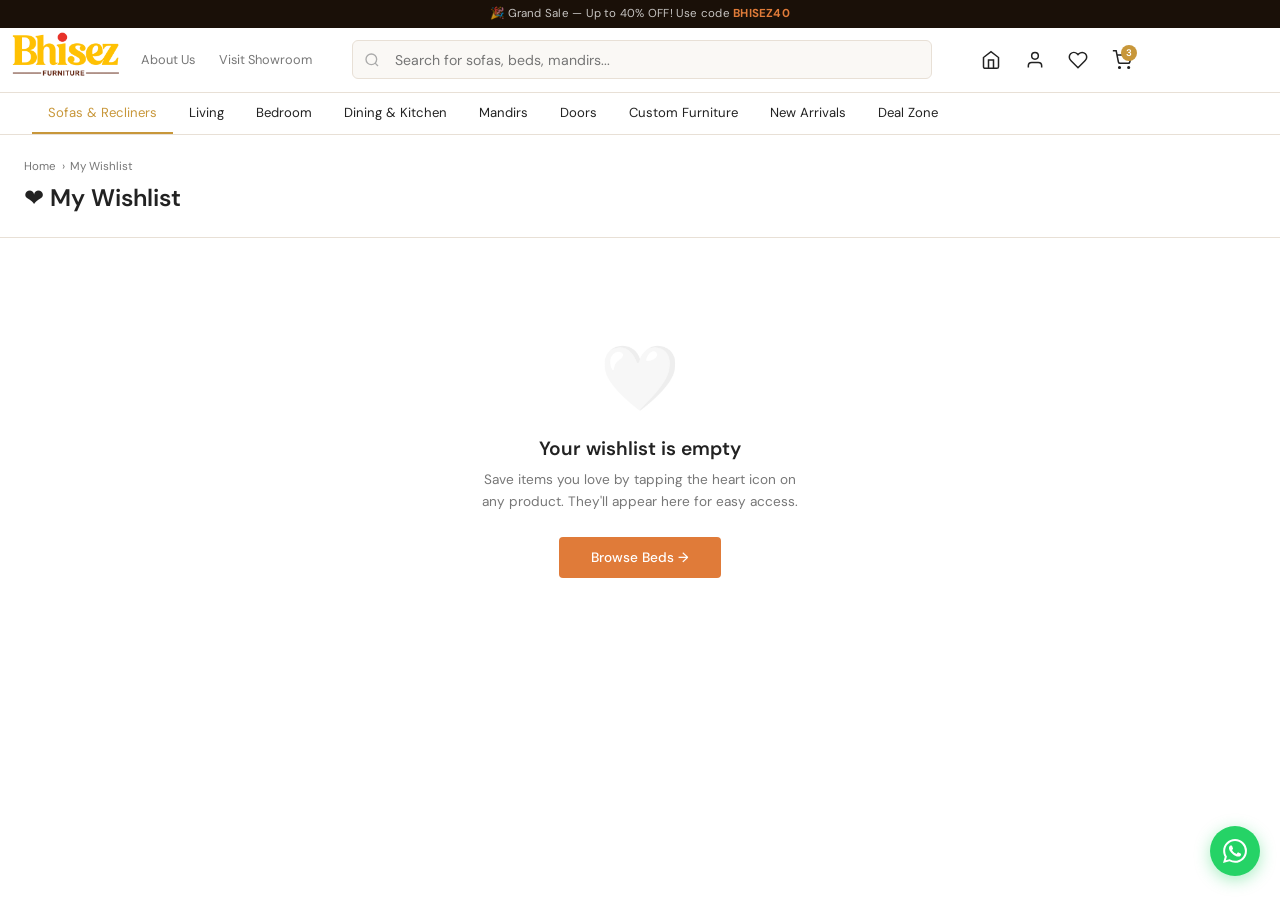
<file: Wishlist.html>
<!DOCTYPE html>
<html lang="en">
<head>
  <meta charset="UTF-8"/>
  <meta name="viewport" content="width=device-width, initial-scale=1.0"/>
  <title>My Wishlist | Bhise'z Ferniture</title>
  <link rel="preconnect" href="https://fonts.googleapis.com"/>
  <link rel="preconnect" href="https://fonts.gstatic.com" crossorigin/>
  <link href="https://fonts.googleapis.com/css2?family=DM+Sans:wght@300;400;500;600&display=swap" rel="stylesheet"/>
<style>
*,*::before,*::after{box-sizing:border-box;margin:0;padding:0}
:root{
  --white:#fff;--bg:#f8f6f3;--border:#e8e2da;
  --text:#1a1008;--sub:#666;--muted:#999;--light:#ccc;
  --orange:#e07b39;--green:#2a7a4b;--brown:#7a5c3a;--red:#e74c3c;
  --font:'DM Sans',system-ui,sans-serif;
  --ease:cubic-bezier(.25,.46,.45,.94);
}
*{font-family:var(--font)}
body{background:var(--bg);color:var(--text);-webkit-font-smoothing:antialiased}
a{color:inherit;text-decoration:none}
button{cursor:pointer;border:none;background:none;font-family:var(--font)}

/* TICKER */
.ticker{background:#1a1008;color:rgba(255,255,255,.75);text-align:center;font-size:.72rem;padding:.4rem 1rem;letter-spacing:.02em}
.ticker strong{color:var(--orange)}

/* NAVBAR */
.navbar{background:var(--white);border-bottom:1px solid var(--border);position:sticky;top:0;z-index:600}
.nav-top{max-width:1440px;margin:0 auto;display:flex;align-items:center;padding:0 1.5rem;height:60px;gap:1rem}
.nav-logo{display:flex;align-items:center;gap:.45rem;flex-shrink:0}
.logo-box{width:32px;height:32px;border:2px solid var(--text);display:flex;align-items:center;justify-content:center;font-size:.85rem;font-weight:700;font-style:italic}
.logo-words{display:flex;flex-direction:column;line-height:1.1}
.logo-words b{font-size:1rem;font-weight:700}
.logo-words small{font-size:.44rem;letter-spacing:.28em;color:var(--muted);text-transform:uppercase}
.nav-links{display:flex;gap:1.5rem;align-items:center;flex-shrink:0}
.nav-links a{font-size:.8rem;color:var(--sub);transition:color .15s}
.nav-links a:hover{color:var(--text)}
.nav-search{flex:1;max-width:520px;position:relative;margin:0 1rem}
.nav-search input{width:100%;padding:.55rem 1rem .55rem 2.3rem;border:1px solid var(--border);border-radius:6px;background:var(--bg);font-size:.83rem;color:var(--text);outline:none}
.nav-search svg{position:absolute;left:.7rem;top:50%;transform:translateY(-50%);color:var(--light);pointer-events:none}
.nav-icons{display:flex;align-items:center;gap:.15rem;flex-shrink:0}
.ni{width:36px;height:36px;border-radius:6px;display:flex;align-items:center;justify-content:center;color:var(--text);transition:background .15s;position:relative;text-decoration:none}
.ni:hover{background:var(--bg)}
.ni .badge{position:absolute;top:3px;right:3px;width:15px;height:15px;background:var(--orange);color:white;font-size:.56rem;font-weight:700;border-radius:50%;display:flex;align-items:center;justify-content:center}
.ni.active-link svg{stroke:var(--red)}

/* PAGE HEADER */
.page-header{background:var(--white);border-bottom:1px solid var(--border);padding:1.5rem 0}
.page-header-inner{max-width:1440px;margin:0 auto;padding:0 1.5rem;display:flex;align-items:flex-end;justify-content:space-between}
.bc{display:flex;align-items:center;gap:.35rem;font-size:.72rem;color:var(--muted);margin-bottom:.5rem}
.bc a{color:var(--muted)}.bc a:hover{color:var(--text)}
.ph-title{font-size:1.5rem;font-weight:600;display:flex;align-items:center;gap:.5rem}
.ph-count{font-size:.82rem;color:var(--muted);font-weight:400;margin-left:.2rem}
.clear-btn{font-size:.78rem;color:var(--muted);padding:.4rem .8rem;border:1px solid var(--border);border-radius:4px;transition:all .15s}
.clear-btn:hover{color:var(--red);border-color:var(--red)}

/* GRID */
.pwrap{max-width:1440px;margin:0 auto;padding:1.2rem 1.5rem 4rem}
.pgrid{
  display:grid;
  grid-template-columns:repeat(4,1fr);
  gap:0;
  border-top:1px solid var(--border);
  border-left:1px solid var(--border);
}

/* CARD */
.pc{
  background:var(--white);
  border-right:1px solid var(--border);
  border-bottom:1px solid var(--border);
  display:flex;flex-direction:column;
  position:relative;
  transition:box-shadow .25s var(--ease);
  cursor:pointer;
}
.pc:hover{box-shadow:0 2px 24px rgba(0,0,0,.08);z-index:2}
.pc-img{position:relative;aspect-ratio:1.1/1;background:#ede9e2;overflow:hidden;flex-shrink:0}
.pc-img img{width:100%;height:100%;object-fit:cover;display:block;transition:transform .6s var(--ease)}
.pc:hover .pc-img img{transform:scale(1.05)}
.pc-badge{position:absolute;top:0;left:0;padding:.2rem .6rem;font-size:.6rem;font-weight:700;letter-spacing:.05em;color:white;z-index:2;line-height:1.6;border-radius:0 0 4px 0}
.badge-bs{background:var(--orange)}.badge-new{background:var(--orange)}.badge-cus{background:#7d5a9e}
.pc-heart{
  position:absolute;top:.6rem;right:.6rem;
  width:30px;height:30px;background:rgba(255,255,255,.9);border-radius:50%;
  border:none;cursor:pointer;
  display:flex;align-items:center;justify-content:center;
  box-shadow:0 1px 6px rgba(0,0,0,.12);
  transition:transform .2s;z-index:3;
}
.pc-heart:hover{transform:scale(1.18)}
.pc-heart svg{fill:var(--red);stroke:var(--red)}
.pc-wa{
  position:absolute;bottom:0;left:0;right:0;background:#25D366;color:white;
  font-size:.67rem;font-weight:600;text-align:center;padding:.38rem;
  display:flex;align-items:center;justify-content:center;gap:.3rem;
  opacity:0;transform:translateY(4px);transition:opacity .22s,transform .22s;z-index:3;
}
.pc:hover .pc-wa{opacity:1;transform:translateY(0)}
.pc-body{padding:.65rem .75rem .8rem;display:flex;flex-direction:column;gap:.2rem;flex:1}
.pc-brand{font-size:.62rem;color:var(--muted)}
.pc-name{font-size:.82rem;font-weight:400;line-height:1.4;display:-webkit-box;-webkit-line-clamp:2;-webkit-box-orient:vertical;overflow:hidden;min-height:2.3rem}
.pc-prices{display:flex;align-items:center;gap:.3rem;flex-wrap:wrap;margin-top:.1rem}
.pc-now{font-size:.9rem;font-weight:600}
.pc-was{font-size:.73rem;color:var(--light);text-decoration:line-through}
.pc-off{font-size:.7rem;font-weight:600;color:var(--green)}
.pc-enq{font-size:.82rem;font-weight:600;color:var(--brown)}
.pc-swatches{display:flex;align-items:center;gap:.28rem;margin-top:.3rem}
.sw{width:18px;height:18px;border-radius:50%;border:2px solid transparent;outline:2px solid transparent;cursor:pointer;transition:outline-color .15s,transform .15s;flex-shrink:0}
.sw:hover{transform:scale(1.2)}
.sw.on{outline:2px solid #888;outline-offset:1px}
.sw-more{font-size:.65rem;color:var(--muted);font-weight:500}

/* Remove row */
.pc-remove{
  display:flex;align-items:center;justify-content:center;gap:.3rem;
  padding:.5rem;
  font-size:.72rem;color:var(--muted);
  border-top:1px solid var(--border);
  transition:color .15s,background .15s;
  cursor:pointer;
}
.pc-remove:hover{color:var(--red);background:#fff5f5}

/* EMPTY STATE */
.empty-state{
  text-align:center;
  padding:5rem 2rem 3rem;
  max-width:380px;
  margin:0 auto;
}
.empty-icon{font-size:4rem;margin-bottom:1rem;display:block;opacity:.25}
.empty-state h2{font-size:1.2rem;font-weight:600;margin-bottom:.5rem}
.empty-state p{font-size:.85rem;color:var(--muted);line-height:1.6;margin-bottom:1.5rem}
.shop-btn{
  display:inline-flex;align-items:center;gap:.5rem;
  padding:.75rem 2rem;
  background:var(--orange);color:white;
  border-radius:4px;font-size:.85rem;font-weight:500;
  transition:opacity .2s;
}
.shop-btn:hover{opacity:.88}

/* Toast */
#wToast{position:fixed;bottom:1.5rem;left:50%;transform:translateX(-50%);background:#1a1008;color:#fff;padding:.45rem 1.2rem;border-radius:50px;font-size:.77rem;z-index:9999;pointer-events:none;transition:opacity .3s;white-space:nowrap;opacity:0}

/* Scroll reveal */
.sr{opacity:0;transform:translateY(14px);transition:opacity .5s var(--ease),transform .5s var(--ease)}
.sr.d1{transition-delay:.03s}.sr.d2{transition-delay:.07s}.sr.d3{transition-delay:.11s}.sr.d4{transition-delay:.15s}
.sr.visible{opacity:1;transform:none}

@media(max-width:1200px){.pgrid{grid-template-columns:repeat(3,1fr)}}
@media(max-width:900px){.pgrid{grid-template-columns:repeat(2,1fr)}.nav-links{display:none}}
@media(max-width:640px){
  .ticker{display:none}
  .pgrid{grid-template-columns:repeat(2,1fr)}
  .pwrap{padding:.7rem .5rem 3rem}
  .page-header-inner{flex-direction:column;align-items:flex-start;gap:.75rem}
}
</style>
</head>
<body>

<div id="wToast"></div>

<!-- TICKER -->
<div class="ticker">🎉 Grand Sale — Up to 40% OFF! Use code <strong>BHISEZ40</strong></div>

<!-- Navbar -->
    <div id="navbar"></div>

<!-- PAGE HEADER -->
<div class="page-header">
  <div class="page-header-inner">
    <div>
      <div class="bc"><a href="index.html">Home</a><span>›</span><span>My Wishlist</span></div>
      <div class="ph-title">
        ❤️ My Wishlist
        <span class="ph-count" id="wlCount"></span>
      </div>
    </div>
    <button class="clear-btn" id="clearAllBtn" onclick="clearWishlist()">Clear All</button>
  </div>
</div>

<!-- PRODUCTS -->
<div class="pwrap">
  <div id="gridWrap"></div>
</div>

<!-- Floating WA -->
<a href="https://wa.me/919999999999" target="_blank"
   style="position:fixed;bottom:1.5rem;right:1.25rem;width:50px;height:50px;background:#25D366;border-radius:50%;display:flex;align-items:center;justify-content:center;box-shadow:0 4px 16px rgba(37,211,102,.4);z-index:500" aria-label="WhatsApp">
  <svg width="24" height="24" viewBox="0 0 24 24" fill="white"><path d="M17.472 14.382c-.297-.149-1.758-.867-2.03-.967-.273-.099-.471-.148-.67.15-.197.297-.767.966-.94 1.164-.173.199-.347.223-.644.075-.297-.15-1.255-.463-2.39-1.475-.883-.788-1.48-1.761-1.653-2.059-.173-.297-.018-.458.13-.606.134-.133.298-.347.446-.52.149-.174.198-.298.298-.497.099-.198.05-.371-.025-.52-.075-.149-.669-1.612-.916-2.207-.242-.579-.487-.5-.669-.51-.173-.008-.371-.01-.57-.01-.198 0-.52.074-.792.372-.272.297-1.04 1.016-1.04 2.479 0 1.462 1.065 2.875 1.213 3.074.149.198 2.096 3.2 5.077 4.487.709.306 1.262.489 1.694.625.712.227 1.36.195 1.871.118.571-.085 1.758-.719 2.006-1.413.248-.694.248-1.289.173-1.413-.074-.124-.272-.198-.57-.347m-5.421 7.403h-.004a9.87 9.87 0 01-5.031-1.378l-.361-.214-3.741.982.998-3.648-.235-.374a9.86 9.86 0 01-1.51-5.26c.001-5.45 4.436-9.884 9.888-9.884 2.64 0 5.122 1.03 6.988 2.898a9.825 9.825 0 012.893 6.994c-.003 5.45-4.437 9.884-9.885 9.884m8.413-18.297A11.815 11.815 0 0012.05 0C5.495 0 .16 5.335.157 11.892c0 2.096.547 4.142 1.588 5.945L.057 24l6.305-1.654a11.882 11.882 0 005.683 1.448h.005c6.554 0 11.89-5.335 11.893-11.893a11.821 11.821 0 00-3.48-8.413z"/></svg>
</a>

<script src="assets/js/include.js"></script>

<script>
/* All products data — same as beds page */
const ALL_PRODUCTS=[
  {id:1,name:'King Size Teak Wood Bed with Hydraulic Storage',size:'king',material:'teak',storage:'hydraulic',price:38000,orig:58000,img:'https://images.unsplash.com/photo-1555041469-a586c61ea9bc?w=600&q=80',badge:'bs',colors:['#6b4226','#3a3027','#c9a87c']},
  {id:2,name:'Queen Size Engineered Wood Bed with Box Storage',size:'queen',material:'engineered-wood',storage:'box',price:22000,orig:38000,img:'https://images.unsplash.com/photo-1631049307264-da0ec9d70304?w=600&q=80',badge:'bs',colors:['#9e8570','#2c2c2c','#b5a08a']},
  {id:3,name:'Solid Wood Queen Bed Without Storage – Amber Walnut',size:'queen',material:'solid-wood',storage:'no-storage',price:28000,orig:46000,img:'https://images.unsplash.com/photo-1588046130717-0eb0c9a3ba15?w=600&q=80',badge:'new',colors:['#c9a87c','#6b4226']},
  {id:4,name:'Mango Wood King Bed with Drawer Storage',size:'king',material:'mango-wood',storage:'drawer',price:42000,orig:65000,img:'https://images.unsplash.com/photo-1505693416388-ac5ce068fe85?w=600&q=80',badge:null,colors:['#6b4226','#8b7355']},
  {id:5,name:'Engineered Wood Single Bed with Hydraulic Storage',size:'single',material:'engineered-wood',storage:'hydraulic',price:14000,orig:22000,img:'https://images.unsplash.com/photo-1540518614846-7eded433c457?w=600&q=80',badge:'new',colors:['#3a3027','#9e8570','#f5f0e8']},
  {id:6,name:'Sheesham Wood Queen Bed with Box Storage – Dark Finish',size:'queen',material:'sheesham',storage:'box',price:32000,orig:52000,img:'https://images.unsplash.com/photo-1616594039964-ae9021a400a0?w=600&q=80',badge:'bs',colors:['#2c2c2c','#3a3027']},
  {id:7,name:'Teak Queen Bed with Headboard Storage – Honey Finish',size:'queen',material:'teak',storage:'box',price:55000,orig:78000,img:'https://images.unsplash.com/photo-1484101403633-562f891dc89a?w=600&q=80',badge:null,colors:['#b5a08a','#c9a87c','#6b4226']},
  {id:8,name:'Engineered Wood Double Bed Without Storage',size:'double',material:'engineered-wood',storage:'no-storage',price:12000,orig:20000,img:'https://images.unsplash.com/photo-1493663284031-b7e3aefcae8e?w=600&q=80',badge:'new',colors:['#9e8570','#f5f0e8']},
  {id:9,name:'Solid Mango Wood King Bed – Espresso Finish',size:'king',material:'mango-wood',storage:'no-storage',price:48000,orig:72000,img:'https://images.unsplash.com/photo-1522771739844-6a9f6d5f14af?w=600&q=80',badge:null,colors:['#2c2c2c','#3a3027']},
  {id:10,name:'Queen Hydraulic Bed with Upholstered Headboard',size:'queen',material:'engineered-wood',storage:'hydraulic',price:34000,orig:56000,img:'https://images.unsplash.com/photo-1560185007-cde436f6a4d0?w=600&q=80',badge:'bs',colors:['#c9a87c','#9e8570','#2c2c2c']},
  {id:11,name:'Teak Single Bed with Pull-Out Drawer Storage',size:'single',material:'teak',storage:'drawer',price:18000,orig:28000,img:'https://images.unsplash.com/photo-1598928506311-c55ded91a20c?w=600&q=80',badge:null,colors:['#6b4226','#c9a87c']},
  {id:12,name:'Sheesham Queen Bed – Danish Walnut No Storage',size:'queen',material:'sheesham',storage:'no-storage',price:36000,orig:58000,img:'https://images.unsplash.com/photo-1586105251261-72a756497a11?w=600&q=80',badge:'new',colors:['#8b7355','#6b4226']},
  {id:13,name:'Custom Handcrafted Bed – Your Size & Finish',size:'king',material:'solid-wood',storage:'hydraulic',price:0,orig:0,img:'https://images.unsplash.com/photo-1615874959474-d609969a20ed?w=600&q=80',badge:'cus',colors:['#c9a87c','#6b4226','#2c2c2c']},
  {id:14,name:'Engineered Wood Queen Bed Box Storage – Classic Walnut',size:'queen',material:'engineered-wood',storage:'box',price:19000,orig:32000,img:'https://images.unsplash.com/photo-1549187774-b4e9b0445b41?w=600&q=80',badge:'bs',colors:['#9e8570','#b5a08a','#2c2c2c']},
  {id:15,name:'Solid Wood King Size Bed – Red Cedar Finish',size:'king',material:'solid-wood',storage:'no-storage',price:62000,orig:90000,img:'https://images.unsplash.com/photo-1558618666-fcd25c85cd64?w=600&q=80',badge:'new',colors:['#8b3a22','#6b4226']},
  {id:16,name:'Mango Wood Double Bed with Hydraulic Storage',size:'double',material:'mango-wood',storage:'hydraulic',price:27000,orig:42000,img:'https://images.unsplash.com/photo-1601628828688-632f38a5a7d0?w=600&q=80',badge:null,colors:['#c9a87c','#8b7355']},
  {id:17,name:'Engineered Wood Single Bed Box Storage – White Finish',size:'single',material:'engineered-wood',storage:'box',price:11000,orig:18000,img:'https://images.unsplash.com/photo-1611195974226-a6a9be9dd763?w=600&q=80',badge:'new',colors:['#f5f0e8','#9e8570']},
  {id:18,name:'Teak King Bed with Side Drawer & Headboard Storage',size:'king',material:'teak',storage:'drawer',price:72000,orig:105000,img:'https://images.unsplash.com/photo-1643916861110-3399cf8c45eb?w=600&q=80',badge:'bs',colors:['#6b4226','#8b7355','#c9a87c']},
];

function getWL(){try{return JSON.parse(localStorage.getItem('bhisez_wl')||'[]')}catch{return[]}}
function saveWL(a){localStorage.setItem('bhisez_wl',JSON.stringify(a));updateBadge();render()}
function removeFromWL(id){saveWL(getWL().filter(x=>x!==id))}
function clearWishlist(){if(confirm('Remove all items from wishlist?'))saveWL([])}
function updateBadge(){const c=getWL().length,b=document.getElementById('wishBadge');if(b){b.textContent=c;b.style.display=c>0?'flex':'none'}}

function showToast(msg){const t=document.getElementById('wToast');t.textContent=msg;t.style.opacity='1';clearTimeout(t._t);t._t=setTimeout(()=>t.style.opacity='0',2200)}

function render(){
  const wl=getWL();
  const items=ALL_PRODUCTS.filter(p=>wl.includes(p.id));
  const count=document.getElementById('wlCount');
  const clearBtn=document.getElementById('clearAllBtn');
  if(count)count.textContent=items.length?`(${items.length} items)`:'';
  if(clearBtn)clearBtn.style.display=items.length?'block':'none';
  updateBadge();

  const wrap=document.getElementById('gridWrap');

  if(!items.length){
    wrap.innerHTML=`<div class="empty-state">
      <span class="empty-icon">🤍</span>
      <h2>Your wishlist is empty</h2>
      <p>Save items you love by tapping the heart icon on any product. They'll appear here for easy access.</p>
      <a href="beds.html" class="shop-btn">Browse Beds →</a>
    </div>`;
    return;
  }

  wrap.innerHTML=`<div class="pgrid" id="prodGrid">${items.map((p,i)=>{
    const wa='https://wa.me/919999999999?text='+encodeURIComponent('Hi, I am interested in '+p.name+'. Please share pricing and availability.');
    const disc=p.orig>0?Math.round((1-p.price/p.orig)*100):0;

    let badgeHtml='';
    if(p.badge==='bs')badgeHtml='<div class="pc-badge badge-bs">Bestseller</div>';
    else if(p.badge==='new')badgeHtml='<div class="pc-badge badge-new">New Arrivals</div>';
    else if(p.badge==='cus')badgeHtml='<div class="pc-badge badge-cus">Custom</div>';

    const imgHtml=p.img?`<img src="${p.img}" alt="${p.name}" loading="lazy"/>`:'';

    let priceHtml='';
    if(!p.price){
      priceHtml='<div class="pc-prices"><span class="pc-enq">Get Custom Quote</span></div>';
    } else {
      priceHtml=`<div class="pc-prices">
        <span class="pc-now">₹${p.price.toLocaleString('en-IN')}</span>
        ${p.orig?`<span class="pc-was">₹${p.orig.toLocaleString('en-IN')}</span>`:''}
        ${disc?`<span class="pc-off">${disc}% OFF</span>`:''}
      </div>`;
    }

    let swatchHtml='';
    if(p.colors&&p.colors.length){
      const max=Math.min(p.colors.length,3);
      swatchHtml='<div class="pc-swatches">'+
        p.colors.slice(0,max).map((c,ci)=>`<span class="sw${ci===0?' on':''}" style="background:${c}"></span>`).join('')+
        (p.colors.length>3?`<span class="sw-more">+${p.colors.length-3}</span>`:'')+
      '</div>';
    }

    const delay=`d${(i%4)+1}`;
    return `<div class="pc sr ${delay}" onclick="location.href='Beds.html'">
      <div class="pc-img">
        ${imgHtml}
        ${badgeHtml}
        <button class="pc-heart" onclick="event.stopPropagation();doRemove(${p.id})" title="Remove from wishlist">
          <svg width="14" height="14" viewBox="0 0 24 24" fill="#e74c3c" stroke="#e74c3c" stroke-width="2">
            <path d="M20.84 4.61a5.5 5.5 0 0 0-7.78 0L12 5.67l-1.06-1.06a5.5 5.5 0 0 0-7.78 7.78l1.06 1.06L12 21.23l7.78-7.78 1.06-1.06a5.5 5.5 0 0 0 0-7.78z"/>
          </svg>
        </button>
        <a class="pc-wa" href="${wa}" target="_blank" onclick="event.stopPropagation()">
          <svg width="11" height="11" viewBox="0 0 24 24" fill="white"><path d="M17.472 14.382c-.297-.149-1.758-.867-2.03-.967-.273-.099-.471-.148-.67.15-.197.297-.767.966-.94 1.164-.173.199-.347.223-.644.075-.297-.15-1.255-.463-2.39-1.475-.883-.788-1.48-1.761-1.653-2.059-.173-.297-.018-.458.13-.606.134-.133.298-.347.446-.52.149-.174.198-.298.298-.497.099-.198.05-.371-.025-.52-.075-.149-.669-1.612-.916-2.207-.242-.579-.487-.5-.669-.51-.173-.008-.371-.01-.57-.01-.198 0-.52.074-.792.372-.272.297-1.04 1.016-1.04 2.479 0 1.462 1.065 2.875 1.213 3.074.149.198 2.096 3.2 5.077 4.487.709.306 1.262.489 1.694.625.712.227 1.36.195 1.871.118.571-.085 1.758-.719 2.006-1.413.248-.694.248-1.289.173-1.413-.074-.124-.272-.198-.57-.347m-5.421 7.403h-.004a9.87 9.87 0 01-5.031-1.378l-.361-.214-3.741.982.998-3.648-.235-.374a9.86 9.86 0 01-1.51-5.26c.001-5.45 4.436-9.884 9.888-9.884 2.64 0 5.122 1.03 6.988 2.898a9.825 9.825 0 012.893 6.994c-.003 5.45-4.437 9.884-9.885 9.884m8.413-18.297A11.815 11.815 0 0012.05 0C5.495 0 .16 5.335.157 11.892c0 2.096.547 4.142 1.588 5.945L.057 24l6.305-1.654a11.882 11.882 0 005.683 1.448h.005c6.554 0 11.89-5.335 11.893-11.893a11.821 11.821 0 00-3.48-8.413z"/></svg>
          Enquire on WhatsApp
        </a>
      </div>
      <div class="pc-body">
        <p class="pc-brand">Bhise'z Ferniture</p>
        <p class="pc-name">${p.name}</p>
        ${priceHtml}
        ${swatchHtml}
      </div>
      <div class="pc-remove" onclick="event.stopPropagation();doRemove(${p.id})">
        <svg width="12" height="12" viewBox="0 0 24 24" fill="none" stroke="currentColor" stroke-width="2"><polyline points="3 6 5 6 21 6"/><path d="M19 6v14a2 2 0 0 1-2 2H7a2 2 0 0 1-2-2V6m3 0V4a1 1 0 0 1 1-1h4a1 1 0 0 1 1 1v2"/></svg>
        Remove
      </div>
    </div>`;
  }).join('')}</div>`;

  requestAnimationFrame(()=>document.querySelectorAll('.pc.sr:not(.visible)').forEach(el=>sro.observe(el)));
}

function doRemove(id){
  removeFromWL(id);
  showToast('🤍 Removed from Wishlist');
}

const sro=new IntersectionObserver(entries=>{
  entries.forEach(e=>{if(e.isIntersecting){e.target.classList.add('visible');sro.unobserve(e.target)}});
},{threshold:.06});

updateBadge();
render();
</script>
</body>
</html>
</file>
<file: css/index.css>
*, *::before, *::after { box-sizing: border-box; margin: 0; padding: 0; }

    :root {
      --white:   #ffffff;
      --off:     #faf8f5;
      --cream:   #f5f0e8;
      --warm:    #f0e8d8;
      --brown:   #7a5c3a;
      --dark:    #1a1008;
      --text:    #222222;
      --muted:   #777777;
      --light:   #aaaaaa;
      --green:  #e07b39;
      --green:   #2d7a4f;
      --green:    #c8973a;
      --border:  #e8e0d6;
      --font-d:  'DM Serif Display', Georgia, serif;
      --font-b:  'DM Sans', system-ui, sans-serif;
      --nav-h:   64px;
      --ease:    cubic-bezier(0.25,0.46,0.45,0.94);
    }

    html { scroll-behavior: smooth; }
    body { font-family: var(--font-b); background: var(--white); color: var(--text); overflow-x: hidden; }
    img  { max-width: 100%; display: block; object-fit: cover; }
    a    { color: inherit; text-decoration: none; }
    ul   { list-style: none; }
    button { cursor: pointer; border: none; background: none; font-family: var(--font-b); }

/* ── PAGE LOADER ── */
#loader {
  position: fixed;
  inset: 0;
  background: #fff;
  z-index: 10000;
  display: flex;
  flex-direction: column;
  align-items: center;
  justify-content: center;
  gap: 22px;
  transition: opacity 0.9s ease, visibility 0.9s ease;
}

#loader.hide {
  opacity: 0;
  visibility: hidden;
}

.ld-logo {
  height: 90px;
  width: auto;
  object-fit: contain;
  animation: breathe 1.8s ease-in-out infinite;
}

@keyframes breathe {
  0%, 100% { opacity: 0.45; }
  50%       { opacity: 1; }
}

.ld-bar {
  width: 140px;
  height: 1px;
  background: rgba(0, 0, 0, 0.1);
  position: relative;
  overflow: hidden;
}

.ld-bar::after {
  content: '';
  position: absolute;
  top: 0;
  left: -100%;
  width: 100%;
  height: 100%;
  background: linear-gradient(to right, transparent, #8B5E3C, transparent);
  animation: sweep 1.3s ease-in-out infinite;
}

@keyframes sweep {
  0%   { left: -100%; }
  100% { left: 100%; }
}

.ld-sub {
  font-size: 9px;
  letter-spacing: 5px;
  text-transform: uppercase;
  color: #999;
}

    /* ═══════════════════════════════════════
       TOP ANNOUNCEMENT BAR
    ═══════════════════════════════════════ */
    .announce-bar {
      background: var(--dark);
      color: rgba(255,255,255,0.85);
      font-size: 0.72rem;
      letter-spacing: 0.05em;
      text-align: center;
      padding: 0.5rem 1rem;
      font-weight: 400;
    }
    .announce-bar a { color: var(--green); font-weight: 500; }

    /* ═══════════════════════════════════════
       NAVBAR
    ═══════════════════════════════════════ */
    .navbar {
      background: var(--white);
      border-bottom: 1px solid var(--border);
      position: sticky;
      top: 0;
      z-index: 500;
    }
    .navbar-top {
      display: flex;
      align-items: center;
      gap: 1rem;
      padding: 5px;
      height: var(--nav-h);
      max-width: 1400px;
      margin: 0 auto;
    }
      /* Logo
      .nav-logo {
        display: flex;
        align-items: center;
        gap: 0.5rem;
        flex-shrink: 0;
        text-decoration: none;
      }
      .logo-box {
        width: 36px; height: 36px;
        border: 2.5px solid var(--dark);
        display: flex; align-items: center; justify-content: center;
        font-family: var(--font-d);
        font-size: 1rem;
        color: var(--dark);
        font-style: italic;
      }
      .logo-text { display: flex; flex-direction: column; line-height: 1; }
      .logo-main { font-family: var(--font-d); font-size: 1.15rem; color: var(--dark); }
      .logo-sub  { font-size: 0.52rem; letter-spacing: 0.22em; color: var(--muted); text-transform: uppercase; margin-top: 1px; } */

/* Logo */
.nav-logo {
  display: flex;
  align-items: center;
  flex-shrink: 0;
  text-decoration: none;
}

.logo-img {
  height: 80px;        /* adjust to fit your navbar */
  width: auto;
  object-fit: contain;
}

    /* Nav extra links */

    .nav-extras {
      display: flex;
      gap: 1.5rem;
      font-size: 0.8rem;
      color: var(--muted);
      flex-shrink: 0;
    }
    .nav-extras a:hover { color: var(--text); }

    /* Search */
    .nav-search {
      flex: 1;
      max-width: 580px;
      margin: 0 1.5rem;
      position: relative;
    }
    .nav-search input {
      width: 100%;
      padding: 0.6rem 1rem 0.6rem 2.6rem;
      border: 1px solid var(--border);
      border-radius: 6px;
      background: var(--off);
      font-size: 0.88rem;
      font-family: var(--font-b);
      color: var(--text);
      outline: none;
      transition: border-color 0.2s, box-shadow 0.2s;
    }
    .nav-search input:focus {
      border-color: var(--brown);
      box-shadow: 0 0 0 3px rgba(122,92,58,0.1);
    }
    .nav-search svg {
      position: absolute; left: 0.75rem; top: 50%;
      transform: translateY(-50%); color: var(--light);
      pointer-events: none;
    }

    /* Nav icons */
    .nav-icons {
      display: flex;
      align-items: center;
      gap: 0.35rem;
      flex-shrink: 0;
    }
    .nav-icon-btn {
      width: 38px; height: 38px;
      display: flex; align-items: center; justify-content: center;
      border-radius: 6px;
      color: var(--text);
      transition: background 0.15s, color 0.15s;
      position: relative;
    }
    .nav-icon-btn:hover { background: var(--off); }
    .nav-icon-btn span.badge {
      position: absolute; top: 4px; right: 4px;
      width: 16px; height: 16px;
      background: var(--green);
      color: white; font-size: 0.6rem; font-weight: 600;
      border-radius: 50%;
      display: flex; align-items: center; justify-content: center;
    }
    .hamburger-btn { display: none; }

    /* Category nav bar */
    .navbar-cats {
      border-top: 1px solid var(--border);
      overflow-x: auto;
      scrollbar-width: none;
    }
    .navbar-cats::-webkit-scrollbar { display: none; }
    .cats-inner {
      display: flex;
      gap: 0;
      padding: 0 2rem;
      max-width: 1400px;
      margin: 0 auto;
      white-space: nowrap;
    }
    .cats-inner a {
      padding: 0.7rem 1rem;
      font-size: 0.82rem;
      color: var(--text);
      font-weight: 400;
      border-bottom: 2px solid transparent;
      transition: color 0.15s, border-color 0.15s;
      white-space: nowrap;
    }
    .cats-inner a:hover,
    .cats-inner a.active {
      color: var(--green);
      border-bottom-color: var(--green);
    }

    /* ═══════════════════════════════════════
       HERO BANNER
    ═══════════════════════════════════════ */
    .hero {
      position: relative;
      width: 100%;
      /* background: #c8b49a; */
      overflow: hidden;
    }
    .hero-slides { position: relative; height: 550px; }
    .hero-slide {
      position: absolute; inset: 0;
      display: flex; align-items: center;
      opacity: 0;
      transition: opacity 0.8s var(--ease);
    }
    .hero-slide.active { opacity: 1; }

    /* Slide BG placeholder – replace with real <img> */
    .hero-bg-ph {
      position: absolute; inset: 0;
      display: flex; align-items: center; justify-content: center;
    }
    /* .hero-bg-ph.s1 { background: linear-gradient(120deg,#c9aa85 0%,#e8d5b5 40%,#b8956a 100%); }
    .hero-bg-ph.s2 { background: linear-gradient(120deg,#8d9e8a 0%,#c5d4b8 40%,#6a8060 100%); }
    .hero-bg-ph.s3 { background: linear-gradient(120deg,#9e8a7a 0%,#d4bfaf 40%,#7a5c4a 100%); } */

    /* Furniture silhouette decoration
    .hero-deco {
      position: absolute; bottom: 0; left: 0; right: 0;
      height: 60%; opacity: 0.12;
      background: url("data:image/svg+xml,%3Csvg xmlns='http://www.w3.org/2000/svg' viewBox='0 0 800 200'%3E%3Crect x='50' y='120' width='200' height='60' rx='8' fill='%23000'/%3E%3Crect x='30' y='100' width='240' height='30' rx='6' fill='%23000'/%3E%3Crect x='60' y='180' width='20' height='20' rx='3' fill='%23000'/%3E%3Crect x='210' y='180' width='20' height='20' rx='3' fill='%23000'/%3E%3Crect x='350' y='80' width='160' height='100' rx='6' fill='%23000'/%3E%3Crect x='340' y='60' width='180' height='30' rx='6' fill='%23000'/%3E%3Crect x='355' y='180' width='15' height='20' rx='2' fill='%23000'/%3E%3Crect x='480' y='180' width='15' height='20' rx='2' fill='%23000'/%3E%3Ccircle cx='600' cy='130' r='50' fill='none' stroke='%23000' stroke-width='12'/%3E%3Crect x='585' y='170' width='30' height='30' rx='2' fill='%23000'/%3E%3C/svg%3E") center/cover no-repeat;
    } */

    .hero-content {
      position: absolute;
      right: 8%;
      top: 35%;
      transform: translateY(-50%);
      text-align: right;
      z-index: 2;
    }
    .hero-tag {
        padding-top: 50px;
      font-size: 0.78rem;
      letter-spacing: 0.18em;
      text-transform: uppercase;
      color: rgba(26,16,8,0.65);
      margin-bottom: 0.5rem;
      font-weight: 500;
    }
    .hero-title {
      font-family: var(--font-d);
      font-size: clamp(2.8rem, 6vw, 5.5rem);
      line-height: 0.95;
      color: var(--dark);
      margin-bottom: 0.4rem;
    }
    .hero-title .big { display: block; }
    
    .hero-title .accent { color: #F5F5DC; font-style: italic; }

    .hero-sub {
      font-size: 1rem;
      color: #ffffff;
      margin-bottom: 1.5rem;
    }

    .hero-sub strong { color: rgb(255, 208, 0); font-size: 1.6rem; font-weight: 700; }

    .hero-btn {
      display: inline-flex;
      align-items: center;
      gap: 0.5rem;
      padding: 0.8rem 2rem;
      border: 2px solid var(--dark);
      border-radius: 50px;
      font-size: 0.85rem;
      font-weight: 600;
      letter-spacing: 0.1em;
      color: var(--dark);
      background: rgba(255,255,255,0.3);
      backdrop-filter: blur(8px);
      transition: background 0.25s, color 0.25s;
    }
    .hero-btn:hover { background: var(--dark); color: var(--white); }

    /* Slide dots */
    .hero-dots {
      position: absolute;
      bottom: 1.25rem; left: 50%;
      transform: translateX(-50%);
      display: flex; gap: 0.5rem; z-index: 3;
    }
    .hero-dot {
      width: 8px; height: 8px;
      border-radius: 50%;
      background: rgba(26,16,8,0.3);
      cursor: pointer;
      transition: background 0.2s, transform 0.2s;
    }
    .hero-dot.active { background: var(--dark); transform: scale(1.3); }

    /* ═══════════════════════════════════════
       INFO STRIP
    ═══════════════════════════════════════ */
    .info-strip {
      background: var(--dark);
      padding: 0.7rem 2rem;
      overflow: hidden;
    }
    .info-track {
      display: flex;
      gap: 3rem;
      animation: infoScroll 20s linear infinite;
      white-space: nowrap;
    }
    .info-track:hover { animation-play-state: paused; }
    .info-item {
      display: flex;
      align-items: center;
      gap: 0.6rem;
      flex-shrink: 0;
    }
    .info-item svg { color: var(--green); flex-shrink: 0; }
    .info-item span {
      font-size: 0.76rem;
      color: rgba(255,255,255,0.8);
      font-weight: 400;
      letter-spacing: 0.03em;
    }
    .info-item span strong { color: var(--green); font-weight: 600; }
    @keyframes infoScroll {
      0% { transform: translateX(0); }
      100% { transform: translateX(-50%); }
    }

    /* ═══════════════════════════════════════
       SECTION COMMON
    ═══════════════════════════════════════ */
    .section { padding: 3rem 0; }
    .section-inner { max-width: 1400px; margin: 0 auto; padding: 0 2rem; }
    .section-head {
      display: flex;
      align-items: baseline;
      justify-content: space-between;
      margin-bottom: 1.5rem;
    }
    .section-head h2 {
      font-family: var(--font-b);
      font-size: 1.25rem;
      font-weight: 600;
      color: var(--dark);
    }
    .view-all {
      font-size: 0.82rem;
      font-weight: 500;
      color: var(--green);
      transition: opacity 0.2s;
    }
    .view-all:hover { opacity: 0.75; }

    /* ═══════════════════════════════════════
       SHOP BY CATEGORY – CIRCLES
    ═══════════════════════════════════════ */
    .cats-scroll {
      display: grid;
      grid-template-columns: repeat(8, 1fr);
      gap: 1.25rem;
    }
    .cat-circle-item {
      display: flex;
      flex-direction: column;
      align-items: center;
      gap: 0.65rem;
      cursor: pointer;
      text-decoration: none;
    }
    .cat-circle {
      width: 100%;
      aspect-ratio: 1/1;
      border-radius: 50%;
      background: var(--cream);
      overflow: hidden;
      transition: transform 0.3s var(--ease), box-shadow 0.3s;
      display: flex; align-items: center; justify-content: center;
    }
    .cat-circle:hover {
      transform: scale(1.06);
      box-shadow: 0 8px 24px rgba(122,92,58,0.2);
    }
    /* Placeholder circle fill */
    .cat-circle .ph {
      width: 100%; height: 100%;
      display: flex; align-items: center; justify-content: center;
      font-size: 2rem;
    }
    .cat-circle img { width: 100%; height: 100%; }

    /* Special "NEW" circle */
    .cat-circle.new-badge {
      background: var(--dark);
    }
    .cat-circle.new-badge .ph {
      display: flex; flex-direction: column; gap: 0;
      font-size: 0;
    }
    .new-star {
      width:120%; aspect-ratio: 1;
      /* background: rgba(255,255,255,0.12); */
      border-radius: 50%;
      display: flex; flex-direction: column;
      align-items: center; justify-content: center;
      border: 2px dashed rgba(255,255,255,0.3);
    }
    .new-star span:first-child {
      font-size: 0.65rem; letter-spacing: 0.1em;
      color: rgba(255,255,255,0.6); text-transform: uppercase;
    }
    .new-star span:last-child {
      font-family: var(--font-d); font-size: 1.3rem;
      color: var(--white); font-style: italic;
    }

    .cat-label {
      font-size: 0.78rem;
      font-weight: 400;
      color: var(--text);
      text-align: center;
      line-height: 1.3;
    }

    /* ═══════════════════════════════════════
       EDITORIAL GRID (Dawn Collection style)
    ═══════════════════════════════════════ */
    .editorial-grid {
      display: grid;
      grid-template-columns: 1fr 1fr 1fr;
      grid-template-rows: 1fr 1fr;
      gap: 6px;
      height: 560px;
    }
    .ed-cell {
      position: relative;
      overflow: hidden;
      background: var(--cream);
      cursor: pointer;
    }
    .ed-cell:first-child {
      grid-row: 1 / 3;
    }
    .ed-cell .ph-fill {
      width: 100%; height: 100%;
      display: flex; align-items: center; justify-content: center;
      font-size: 4rem;
      transition: transform 0.5s var(--ease);
    }
    .ed-cell:hover .ph-fill { transform: scale(1.04); }

    /* Ed cell 1 – warm bedroom */
    .ed-ph-1 { background: linear-gradient(160deg,#c9aa85,#8a6548); }
    .ed-ph-2 { background: linear-gradient(160deg,#bdb5a8,#7a6e62); }
    .ed-ph-3 { background: linear-gradient(160deg,#9eb59a,#4e7048); }
    .ed-ph-4 { background: linear-gradient(160deg,#c9b09a,#6a4c38); }
    .ed-ph-5 { background: #7a5c3a; display:flex; align-items:center; justify-content:center; }

    .ed-overlay {
      position: absolute; inset: 0;
      display: flex; flex-direction: column;
      justify-content: flex-end;
      padding: 1.5rem;
      background: linear-gradient(to top, rgba(10,6,2,0.55) 0%, transparent 60%);
    }
    .ed-overlay .collection-tag {
      font-size: 0.65rem;
      letter-spacing: 0.2em;
      text-transform: uppercase;
      color: rgba(255,255,255,0.7);
      margin-bottom: 0.35rem;
    }
    .ed-overlay h3 {
      font-family: var(--font-d);
      font-size: 1.8rem;
      color: var(--white);
      line-height: 1;
      font-style: italic;
    }
    .ed-overlay h3 em {
      font-style: normal;
      font-size: 0.6em;
      letter-spacing: 0.2em;
      display: block;
      color: rgba(255,255,255,0.6);
      font-family: var(--font-b);
      text-transform: uppercase;
      margin-bottom: 0.3rem;
    }

    .ed-label {
      position: absolute;
      top: 50%; left: 50%;
      transform: translate(-50%,-50%);
      text-align: center;
      color: white;
    }
    .ed-label span {
      display: block;
      font-size: 0.7rem;
      letter-spacing: 0.2em;
      text-transform: uppercase;
      color: rgba(255,255,255,0.75);
      margin-bottom: 0.25rem;
    }
    .ed-label strong {
      font-family: var(--font-d);
      font-size: 1.4rem;
      font-style: italic;
    }
    .ed-arrow {
      font-size: 0.75rem;
      letter-spacing: 0.15em;
      text-transform: uppercase;
      color: rgba(255,255,255,0.7);
      border: 1px solid rgba(255,255,255,0.4);
      padding: 0.3rem 0.8rem;
      border-radius: 50px;
      display: inline-block;
      margin-top: 0.5rem;
      transition: background 0.2s, color 0.2s;
    }
    .ed-cell:hover .ed-arrow { background: white; color: var(--dark); }

    /* Center explore cell */
    .ed-explore {
      display: flex; flex-direction: column;
      align-items: center; justify-content: center;
      gap: 0.75rem;
      background: #5c3f22 !important;
    }
    .ed-explore p { font-size: 0.7rem; letter-spacing: 0.2em; text-transform: uppercase; color: rgba(255,255,255,0.5); }
    .ed-explore span { font-family: var(--font-d); font-size: 1.6rem; color: white; font-style: italic; }
    .ed-explore a {
      font-size: 0.72rem;
      letter-spacing: 0.18em;
      text-transform: uppercase;
      color: rgba(255,255,255,0.75);
      border-bottom: 1px solid rgba(255,255,255,0.3);
      padding-bottom: 0.1rem;
      transition: color 0.2s, border-color 0.2s;
    }
    .ed-explore a:hover { color: white; border-color: white; }

    /* ═══════════════════════════════════════
       PRODUCT ROW (horizontal scroll)
    ═══════════════════════════════════════ */
    .prod-row-wrap { position: relative; }
    .prod-row {
      display: grid;
      grid-template-columns: repeat(5, 1fr);
      gap: 1px;
      background: var(--border);
      border: 1px solid var(--border);
    }
    .prod-card {
      background: var(--white);
      cursor: pointer;
      transition: box-shadow 0.25s;
      position: relative;
    }
    .prod-card:hover { box-shadow: 0 6px 28px rgba(0,0,0,0.1); z-index: 1; }

    .prod-img {
      aspect-ratio: 4/3;
      background: var(--off);
      overflow: hidden;
      position: relative;
    }
    .prod-img img { width: 100%; height: 100%; transition: transform 0.5s var(--ease); }
    .prod-card:hover .prod-img img { transform: scale(1.05); }

    /* Image placeholder */
    .prod-ph {
      width: 100%; height: 100%;
      display: flex; align-items: center; justify-content: center;
      font-size: 3rem;
      color: rgba(0,0,0,0.15);
    }

    /* Wishlist */
    .prod-heart {
      position: absolute; top: 0.6rem; right: 0.6rem;
      width: 28px; height: 28px;
      background: rgba(255,255,255,0.9);
      border-radius: 50%;
      display: flex; align-items: center; justify-content: center;
      z-index: 2;
      transition: transform 0.2s;
    }
    .prod-heart:hover { transform: scale(1.18); }
    .prod-heart.on svg { fill: #e74c3c; stroke: #e74c3c; }

    .prod-info { padding: 0.75rem; }
    .prod-brand { font-size: 0.65rem; color: var(--light); margin-bottom: 0.2rem; }
    .prod-name {
      font-size: 0.82rem; color: var(--text); font-weight: 400;
      line-height: 1.35; margin-bottom: 0.55rem;
      display: -webkit-box; -webkit-line-clamp: 2; -webkit-box-orient: vertical; overflow: hidden;
    }
    .prod-prices { display: flex; align-items: center; gap: 0.35rem; flex-wrap: wrap; }
    .p-now  { font-size: 0.88rem; font-weight: 600; color: var(--dark); }
    .p-was  { font-size: 0.73rem; color: var(--light); text-decoration: line-through; }
    .p-off  { font-size: 0.7rem; font-weight: 600; color: var(--green); }

    /* Scroll arrows */
    .arrow-btn {
      position: absolute;
      top: 38%; transform: translateY(-50%);
      width: 36px; height: 36px;
      background: white;
      border-radius: 50%;
      box-shadow: 0 2px 12px rgba(0,0,0,0.15);
      display: flex; align-items: center; justify-content: center;
      z-index: 10;
      transition: box-shadow 0.2s, transform 0.2s;
      color: var(--text);
    }
    .arrow-btn:hover { box-shadow: 0 4px 20px rgba(0,0,0,0.2); transform: translateY(-50%) scale(1.08); }
    .arrow-prev { left: -18px; }
    .arrow-next { right: -18px; }

    /* ═══════════════════════════════════════
       NEW ARRIVALS – 3-col feature cards
    ═══════════════════════════════════════ */
    .new-arrivals-grid {
      display: grid;
      grid-template-columns: repeat(3, 1fr);
      gap: 1rem;
    }
    .na-card {
      background: var(--cream);
      border-radius: 4px;
      overflow: hidden;
      cursor: pointer;
      transition: box-shadow 0.25s;
    }
    .na-card:hover { box-shadow: 0 6px 24px rgba(0,0,0,0.1); }
    .na-img {
      aspect-ratio: 16/10;
      overflow: hidden;
    }
    .na-img .prod-ph { font-size: 4rem; }
    .na-ph-1 { background: linear-gradient(135deg,#e8ddd0,#c9b99a); }
    .na-ph-2 { background: linear-gradient(135deg,#d4c8b8,#a89078); }
    .na-ph-3 { background: linear-gradient(135deg,#ddd0c0,#b89878); }
    .na-footer {
      padding: 1rem;
      display: flex;
      align-items: center;
      justify-content: space-between;
    }
    .na-label strong {
      display: block;
      font-size: 0.8rem;
      font-weight: 700;
      letter-spacing: 0.08em;
      text-transform: uppercase;
      color: var(--dark);
    }
    .na-label em {
      font-size: 0.78rem;
      color: var(--muted);
      font-style: italic;
    }
    .na-cta {
      font-size: 0.72rem;
      font-weight: 600;
      letter-spacing: 0.08em;
      text-transform: uppercase;
      color: var(--green);
    }

    /* ═══════════════════════════════════════
       WHY CHOOSE US – strip
    ═══════════════════════════════════════ */
    .why-strip {
      background: var(--cream);
      padding: 2.5rem 0;
    }
    .why-grid {
      display: grid;
      grid-template-columns: repeat(4, 1fr);
      gap: 1rem;
    }
    .why-item {
      display: flex;
      align-items: flex-start;
      gap: 1rem;
      padding: 1.25rem;
    }
    .why-icon {
      width: 42px; height: 42px;
      background: var(--white);
      border-radius: 10px;
      display: flex; align-items: center; justify-content: center;
      flex-shrink: 0;
      font-size: 1.3rem;
    }
    .why-text strong {
      display: block;
      font-size: 0.88rem;
      font-weight: 600;
      color: var(--dark);
      margin-bottom: 0.25rem;
    }
    .why-text span {
      font-size: 0.78rem;
      color: var(--muted);
      line-height: 1.5;
    }

    /* ═══════════════════════════════════════
       TESTIMONIALS
    ═══════════════════════════════════════ */
    .reviews-grid {
      display: grid;
      grid-template-columns: repeat(3, 1fr);
      gap: 1rem;
    }
    .review-card {
      background: var(--white);
      border: 1px solid var(--border);
      border-radius: 8px;
      padding: 1.5rem;
    }
    .review-stars { color: #f5a623; font-size: 0.88rem; margin-bottom: 0.75rem; }
    .review-text {
      font-size: 0.88rem;
      color: #555;
      line-height: 1.7;
      font-style: italic;
      margin-bottom: 1rem;
    }
    .review-author strong { font-size: 0.83rem; font-weight: 600; color: var(--dark); }
    .review-author span  { font-size: 0.73rem; color: var(--light); margin-left: 0.35rem; }

    /* ═══════════════════════════════════════
       CTA BANNER
    ═══════════════════════════════════════ */
    .cta-banner {
      background: linear-gradient(135deg, #5c3f22 0%, #8a5c30 50%, #5c3f22 100%);
      padding: 4rem 2rem;
    }
    .cta-inner {
      max-width: 1400px; margin: 0 auto;
      display: flex; align-items: center;
      justify-content: space-between; gap: 2rem; flex-wrap: wrap;
    }
    .cta-text h2 {
      font-family: var(--font-d);
      font-size: 2.2rem;
      color: var(--white);
      margin-bottom: 0.5rem;
    }
    .cta-text p { font-size: 0.95rem; color: rgba(255,255,255,0.7); }
    .cta-btns { display: flex; gap: 0.75rem; flex-wrap: wrap; flex-shrink: 0; }
    .cta-btn-wa {
      display: flex; align-items: center; gap: 0.5rem;
      background: #25D366; color: white;
      padding: 0.8rem 1.75rem; border-radius: 6px;
      font-size: 0.88rem; font-weight: 600;
      transition: opacity 0.2s, transform 0.2s;
    }
    .cta-btn-wa:hover { opacity: 0.9; transform: translateY(-2px); }
    .cta-btn-out {
      display: flex; align-items: center; gap: 0.5rem;
      border: 1px solid rgba(255,255,255,0.4);
      color: white; padding: 0.8rem 1.75rem; border-radius: 6px;
      font-size: 0.88rem; font-weight: 500;
      transition: background 0.2s;
    }
    .cta-btn-out:hover { background: rgba(255,255,255,0.1); }

/* ═══════════════════════════════════════
   FOOTER — BASE (desktop)
═══════════════════════════════════════ */
.footer {
  background: #111;
  color: rgba(255,255,255,0.7);
  padding: 3.5rem 0 0;
}
.footer-grid {
  max-width: 1400px; margin: 0 auto;
  padding: 0 2rem 2.5rem;
  display: grid;
  grid-template-columns: 1.6fr 1fr 1fr 1.2fr;
  gap: 2.5rem;
}
.footer-brand .logo-main { color: var(--white); font-size: 1.3rem; }
.footer-brand .logo-sub  { color: rgba(255,255,255,0.4); }
.footer-brand p {
  font-size: 0.83rem; color: rgba(255,255,255,0.5);
  line-height: 1.7; margin: 1rem 0 1.25rem;
}
.footer-socials { display: flex; gap: 0.6rem; }
.footer-socials a {
  width: 34px; height: 34px;
  border: 1px solid rgba(255,255,255,0.15);
  border-radius: 50%;
  display: flex; align-items: center; justify-content: center;
  color: rgba(255,255,255,0.5);
  transition: all 0.2s;
}
.footer-socials a:hover { border-color: var(--green); color: var(--green); }
.footer-col h4 {
  font-size: 0.68rem; letter-spacing: 0.2em;
  text-transform: uppercase; color: var(--green);
  margin-bottom: 1rem; font-weight: 600;
}
.footer-col ul li { margin-bottom: 0.5rem; }
.footer-col ul a {
  font-size: 0.83rem; color: rgba(255,255,255,0.5);
  transition: color 0.2s;
}
.footer-col ul a:hover { color: var(--white); }
.footer-contact li {
  display: flex; align-items: flex-start; gap: 0.5rem;
  font-size: 0.83rem; color: rgba(255,255,255,0.5);
  margin-bottom: 0.6rem; line-height: 1.5;
}
.footer-contact li span { flex-shrink: 0; }
.footer-bottom {
  border-top: 1px solid rgba(255,255,255,0.08);
  padding: 1.25rem 2rem;
  text-align: center;
}
.footer-bottom p { font-size: 0.75rem; color: rgba(255,255,255,0.3); }


/* ═══════════════════════════════════════
   FOOTER — TABLET (≤900px)
   Brand full-width, 2-col links below
═══════════════════════════════════════ */
@media (max-width: 900px) {
  .footer-grid {
    grid-template-columns: 1fr 1fr;
    gap: 2rem;
  }
  .footer-brand {
    grid-column: 1 / -1;
    /* Left-align on tablet — cleaner than centered */
    text-align: left;
  }
  .footer-brand p { max-width: 480px; }
}


/* ═══════════════════════════════════════
   FOOTER — MOBILE (≤768px)
   Single-column, compact, card-like cols
═══════════════════════════════════════ */
@media (max-width: 768px) {
  .footer {
    padding: 2.5rem 0 0;
  }

  .footer-grid {
    grid-template-columns: 1fr;
    gap: 0;
    padding: 0 0 0;
  }

  /* ── Brand block ── */
  .footer-brand {
    grid-column: 1 / -1;
    text-align: center;
    padding: 0 1.5rem 2rem;
    border-bottom: 1px solid rgba(255,255,255,0.07);
  }
  .footer-brand .logo-img {
    height: 52px;
    width: auto;
  }
  .footer-brand p {
    margin: 0.85rem auto 1.1rem;
    max-width: 300px;
    font-size: 0.82rem;
  }
  .footer-socials {
    justify-content: center;
  }

  /* ── Link columns: side-by-side in a 2-col mini-grid ── */
  .footer-cols-wrap {
    display: grid;
    grid-template-columns: 1fr 1fr;
    gap: 0;
    border-bottom: 1px solid rgba(255,255,255,0.07);
  }
  /* If you can't add a wrapper div, target the two middle cols directly */
  .footer-grid > .footer-col:nth-child(2),
  .footer-grid > .footer-col:nth-child(3) {
    padding: 1.5rem 1.5rem 1.5rem;
    border-bottom: none;
  }
  .footer-grid > .footer-col:nth-child(2) {
    border-right: 1px solid rgba(255,255,255,0.07);
  }

  /* ── Contact column: full-width, left-aligned ── */
  .footer-grid > .footer-col:nth-child(4) {
    padding: 1.5rem 1.5rem;
    border-top: 1px solid rgba(255,255,255,0.07);
  }

  /* Tighten heading spacing */
  .footer-col h4 {
    font-size: 0.65rem;
    margin-bottom: 0.85rem;
  }

  /* List items left-aligned on mobile */
  .footer-col ul {
    padding: 0;
    list-style: none;
    text-align: left;
  }
  .footer-col ul li {
    margin-bottom: 0.55rem;
  }
  .footer-col ul a {
    font-size: 0.82rem;
  }

  /* Contact items — keep left-aligned, fix icon alignment */
  .footer-contact li {
    font-size: 0.82rem;
    align-items: flex-start;
    gap: 0.6rem;
  }
  .footer-contact li span {
    font-size: 0.9rem;
    line-height: 1.5;
    min-width: 18px;
    text-align: center;
  }

  /* Serving line */
  .footer-col p[style] {
    margin-top: 0.75rem !important;
  }

  /* Bottom bar */
  .footer-bottom {
    padding: 1rem 1.5rem;
    /* Add extra bottom padding so it clears the mobile nav bar */
    padding-bottom: calc(1rem + 60px);
  }
  .footer-bottom p {
    font-size: 0.7rem;
    line-height: 1.6;
  }
}


/* ═══════════════════════════════════════
   FOOTER — SMALL MOBILE (≤480px)
═══════════════════════════════════════ */
@media (max-width: 480px) {
  .footer-brand {
    padding: 0 1.25rem 1.75rem;
  }
  .footer-brand p {
    font-size: 0.79rem;
  }

  .footer-grid > .footer-col:nth-child(2),
  .footer-grid > .footer-col:nth-child(3) {
    padding: 1.25rem 1.25rem;
  }
  .footer-grid > .footer-col:nth-child(4) {
    padding: 1.25rem 1.25rem;
  }

  /* On very small screens, stack Products & Quick Links too */
  .footer-grid > .footer-col:nth-child(2),
  .footer-grid > .footer-col:nth-child(3) {
    grid-column: unset;
  }
  /* Keep them side-by-side even at 360px — they're short lists */
  /* Only collapse to 1-col at truly tiny screens */
}

@media (max-width: 360px) {
  .footer-grid > .footer-col:nth-child(2) {
    border-right: none;
    border-bottom: 1px solid rgba(255,255,255,0.07);
  }
  /* Force a full 1-column layout */
  .footer-grid > .footer-col:nth-child(2),
  .footer-grid > .footer-col:nth-child(3) {
    padding: 1.25rem 1.25rem;
  }
}

    /* ═══════════════════════════════════════
       FLOATING WHATSAPP
    ═══════════════════════════════════════ */
    .wa-float {
      position: fixed; bottom: 1.5rem; right: 1.5rem;
      width: 54px; height: 54px;
      background: #25D366;
      border-radius: 50%;
      display: flex; align-items: center; justify-content: center;
      box-shadow: 0 4px 20px rgba(37,211,102,0.4);
      z-index: 900;
      transition: transform 0.25s, box-shadow 0.25s;
    }
    .wa-float::before {
      content: '';
      position: absolute; inset: -4px;
      border-radius: 50%;
      background: rgba(37,211,102,0.25);
      animation: waPulse 2.5s ease-in-out infinite;
    }
    .wa-float:hover { transform: scale(1.1); box-shadow: 0 6px 30px rgba(37,211,102,0.55); }
    @keyframes waPulse {
      0%,100% { transform: scale(1); opacity: 0.5; }
      50% { transform: scale(1.25); opacity: 0; }
    }

    /* ═══════════════════════════════════════
       MOBILE BOTTOM NAV
    ═══════════════════════════════════════ */
    .mob-nav {
      display: none;
      position: fixed; bottom: 0; left: 0; right: 0;
      background: var(--white);
      border-top: 1px solid var(--border);
      z-index: 800;
      padding: 0.4rem 0;
    }
    .mob-nav-inner { display: flex; }
    .mob-nav-item {
      flex: 1; display: flex; flex-direction: column;
      align-items: center; gap: 0.2rem;
      padding: 0.4rem;
      font-size: 0.6rem; color: var(--muted); font-weight: 500;
      font-family: var(--font-b);
      text-decoration: none;
    }
    .mob-nav-item svg { width: 20px; height: 20px; }
    .mob-nav-item.active { color: var(--green); }

    /* ═══════════════════════════════════════
       MOBILE MENU DRAWER
    ═══════════════════════════════════════ */
    .mob-overlay {
      display: none; position: fixed; inset: 0;
      background: rgba(0,0,0,0.45); z-index: 700;
    }
    .mob-overlay.on { display: block; }
    .mob-drawer {
      position: fixed; top: 0; left: -100%;
      width: 80%; max-width: 320px;
      height: 100%; background: var(--white);
      z-index: 800;
      padding: 1.5rem;
      overflow-y: auto;
      transition: left 0.35s var(--ease);
    }
    .mob-drawer.on { left: 0; }
    .mob-drawer-head {
      display: flex; align-items: center;
      justify-content: space-between; margin-bottom: 2rem;
    }
    .mob-drawer nav a {
      display: block; padding: 0.75rem 0;
      border-bottom: 1px solid var(--border);
      font-size: 0.9rem; color: var(--text); font-weight: 500;
    }
    .mob-drawer nav a:hover { color: var(--green); }

    /* ═══════════════════════════════════════
       RESPONSIVE
    ═══════════════════════════════════════ */
    @media (max-width: 1200px) {
      .cats-scroll { grid-template-columns: repeat(8, minmax(80px,1fr)); overflow-x: auto; }
      .prod-row    { grid-template-columns: repeat(4, 1fr); }
      .prod-row .prod-card:last-child { display: none; }
    }
    @media (max-width: 900px) {
      .cats-scroll { grid-template-columns: repeat(8, 80px); }
      .editorial-grid { height: 380px; }
      .why-grid  { grid-template-columns: repeat(2, 1fr); }
      .reviews-grid { grid-template-columns: repeat(2, 1fr); }
      .footer-grid { grid-template-columns: 1fr 1fr; }
      .footer-brand { grid-column: 1/-1; }
      .prod-row { grid-template-columns: repeat(3, 1fr); }
      .prod-row .prod-card:nth-child(n+4) { display: none; }
    }
    @media (max-width: 768px) {
      .announce-bar { display: none; }
      .navbar-top { padding: 0 1rem; }
      .nav-extras { display: none; }
      .nav-search { display: none; }
      .navbar-cats { display: none; }
      .hamburger-btn { display: flex; }

      .hero-slides { height: 360px; }
      .hero-content { right: 5%; }
      .hero-title { font-size: 2.2rem; }

      .section { padding: 2rem 0; }
      .section-inner { padding: 0 1rem; }

      .cats-scroll { grid-template-columns: repeat(5, 72px); gap: 0.5rem; overflow-x: auto; padding-bottom: 0.5rem; }
      .editorial-grid {
        grid-template-columns: 1fr 1fr;
        grid-template-rows: auto auto auto;
        height: auto; gap: 4px;
      }
      .ed-cell:first-child { grid-column: 1/3; grid-row: 1/2; aspect-ratio: 16/9; }
      .ed-cell:nth-child(5) { display: none; }

      .prod-row { grid-template-columns: repeat(2, 1fr); }
      .prod-row .prod-card:nth-child(n+3) { display: none; }

      .new-arrivals-grid { grid-template-columns: 1fr; }

      .why-grid { grid-template-columns: 1fr 1fr; gap: 0; }
      .why-item { padding: 1rem; }

      .reviews-grid { grid-template-columns: 1fr; }

      .cta-inner { flex-direction: column; text-align: center; }
      .cta-btns { justify-content: center; }

      .footer-grid { grid-template-columns: 1fr 1fr; gap: 1.5rem; }
      .footer-brand { grid-column: 1/-1; }

      .wa-float { bottom: 4.5rem; right: 1rem; }
      .mob-nav { display: block; }
    }
    @media (max-width: 480px) {
      .cats-scroll { grid-template-columns: repeat(5, 65px); }
      .hero-slides { height: 280px; }
      .hero-title { font-size: 1.8rem; }
      .why-grid { grid-template-columns: 1fr; }
      .footer-grid { grid-template-columns: 1fr; }
    }

    /* Scroll reveal */
    .sr { opacity: 0; transform: translateY(28px); transition: opacity 0.7s var(--ease), transform 0.7s var(--ease); }
    .sr.d1 { transition-delay: 0.1s; }
    .sr.d2 { transition-delay: 0.2s; }
    .sr.d3 { transition-delay: 0.3s; }
    .sr.visible { opacity: 1; transform: none; }
</file>
<file: css/style.css>
/* =========================================
   BHISE'Z FERNITURE – MAIN STYLESHEET
   Colors: Black #0A0A0A | Gold #C8973A | Red #C0392B | Cream #F5F0E8
   Fonts: Cormorant Garamond (display) + Outfit (body)
   ========================================= */

*, *::before, *::after { box-sizing: border-box; margin: 0; padding: 0; }

:root {
  --black:       #0A0A0A;
  --black-soft:  #111111;
  --black-card:  #161616;
  --gold:        #C8973A;
  --gold-light:  #E8B86D;
  --gold-dark:   #9A7228;
  --red:         #C0392B;
  --red-dark:    #922B21;
  --cream:       #F5F0E8;
  --cream-dark:  #EDE6D6;
  --white:       #FFFFFF;
  --text-muted:  #888888;
  --border:      rgba(200, 151, 58, 0.2);
  --font-display: 'Cormorant Garamond', Georgia, serif;
  --font-body:   'Outfit', system-ui, sans-serif;
  --transition:  0.4s cubic-bezier(0.25, 0.46, 0.45, 0.94);
  --shadow-gold: 0 8px 40px rgba(200, 151, 58, 0.15);
}

html { scroll-behavior: smooth; }

body {
  font-family: var(--font-body);
  background: var(--black);
  color: var(--white);
  overflow-x: hidden;
  line-height: 1.7;
}

img { max-width: 100%; display: block; }
a { color: inherit; text-decoration: none; }
ul { list-style: none; }
button { cursor: pointer; border: none; background: none; font-family: var(--font-body); }

.container {
  max-width: 1200px;
  margin: 0 auto;
  padding: 0 2rem;
}
.section-pad { padding: 100px 0; }
.bg-dark { background: var(--black-soft); }
.bg-cream { background: var(--cream); color: var(--black); }
.center { text-align: center; }
.mt-1 { margin-top: 1rem; }
.mt-2 { margin-top: 2rem; }

/* ─── TYPOGRAPHY ─── */
.section-tag {
  font-family: var(--font-body);
  font-size: 0.75rem;
  font-weight: 500;
  letter-spacing: 0.2em;
  text-transform: uppercase;
  color: var(--gold);
  margin-bottom: 0.75rem;
  display: block;
}
.section-tag.light { color: var(--gold-light); }

.section-title {
  font-family: var(--font-display);
  font-size: clamp(2rem, 4vw, 3rem);
  font-weight: 300;
  line-height: 1.2;
  color: var(--white);
  margin-bottom: 1.5rem;
}
.section-title em {
  font-style: italic;
  color: var(--gold);
}
.section-title.light { color: var(--white); }
.bg-cream .section-title { color: var(--black); }
.bg-cream .section-title em { color: var(--gold-dark); }

.body-text {
  font-size: 1rem;
  color: var(--text-muted);
  line-height: 1.8;
  margin-bottom: 1.25rem;
}
.bg-cream .body-text { color: #555; }

.section-header { margin-bottom: 3rem; }

/* ─── NAVBAR ─── */
.navbar {
  position: fixed;
  top: 0; left: 0; right: 0;
  z-index: 1000;
  padding: 0;
  transition: background var(--transition), padding var(--transition), box-shadow var(--transition);
}
.navbar.scrolled {
  background: rgba(10,10,10,0.95);
  backdrop-filter: blur(20px);
  box-shadow: 0 1px 0 var(--border);
  padding: 0;
}
.nav-inner {
  max-width: 1200px;
  margin: 0 auto;
  padding: 1.25rem 2rem;
  display: flex;
  align-items: center;
  gap: 2rem;
}
.logo {
  display: flex;
  flex-direction: column;
  line-height: 1;
  margin-right: auto;
}
.logo-main {
  font-family: var(--font-display);
  font-size: 1.6rem;
  font-weight: 600;
  color: var(--white);
  letter-spacing: 0.02em;
}
.logo-sub {
  font-size: 0.55rem;
  letter-spacing: 0.35em;
  color: var(--gold);
  font-weight: 500;
}
.nav-links {
  display: flex;
  gap: 2rem;
  align-items: center;
}
.nav-links a {
  font-size: 0.85rem;
  letter-spacing: 0.1em;
  font-weight: 400;
  color: rgba(255,255,255,0.7);
  transition: color var(--transition);
  position: relative;
}
.nav-links a::after {
  content: '';
  position: absolute;
  bottom: -3px; left: 0;
  width: 0; height: 1px;
  background: var(--gold);
  transition: width var(--transition);
}
.nav-links a:hover, .nav-links a.active {
  color: var(--white);
}
.nav-links a:hover::after, .nav-links a.active::after { width: 100%; }

.btn-whatsapp {
  display: flex;
  align-items: center;
  gap: 0.5rem;
  background: #25D366;
  color: white;
  padding: 0.6rem 1.25rem;
  border-radius: 50px;
  font-size: 0.82rem;
  font-weight: 500;
  transition: transform var(--transition), box-shadow var(--transition);
  white-space: nowrap;
}
.btn-whatsapp:hover {
  transform: translateY(-2px);
  box-shadow: 0 6px 20px rgba(37, 211, 102, 0.35);
}
.hamburger {
  display: none;
  flex-direction: column;
  gap: 5px;
  padding: 4px;
}
.hamburger span {
  display: block;
  width: 24px; height: 1.5px;
  background: var(--white);
  transition: transform 0.3s;
}

/* ─── BUTTONS ─── */
.btn-primary {
  display: inline-flex;
  align-items: center;
  padding: 0.85rem 2rem;
  background: var(--gold);
  color: var(--black);
  font-size: 0.85rem;
  font-weight: 500;
  letter-spacing: 0.1em;
  border-radius: 2px;
  transition: background var(--transition), transform var(--transition), box-shadow var(--transition);
}
.btn-primary:hover {
  background: var(--gold-light);
  transform: translateY(-2px);
  box-shadow: var(--shadow-gold);
}
.btn-primary.full-width { width: 100%; justify-content: center; }

.btn-outline {
  display: inline-flex;
  align-items: center;
  padding: 0.85rem 2rem;
  border: 1px solid rgba(255,255,255,0.3);
  color: var(--white);
  font-size: 0.85rem;
  font-weight: 400;
  letter-spacing: 0.1em;
  border-radius: 2px;
  transition: border-color var(--transition), color var(--transition), background var(--transition);
}
.btn-outline:hover {
  border-color: var(--gold);
  color: var(--gold);
}
.bg-cream .btn-outline {
  border-color: rgba(0,0,0,0.3);
  color: var(--black);
}
.bg-cream .btn-outline:hover {
  border-color: var(--gold-dark);
  color: var(--gold-dark);
}
.btn-outline-light {
  display: inline-flex;
  align-items: center;
  padding: 0.85rem 2rem;
  border: 1px solid rgba(255,255,255,0.5);
  color: var(--white);
  font-size: 0.85rem;
  letter-spacing: 0.1em;
  border-radius: 2px;
  transition: all var(--transition);
}
.btn-outline-light:hover {
  background: rgba(255,255,255,0.1);
}
.btn-whatsapp-lg {
  display: inline-flex;
  align-items: center;
  gap: 0.6rem;
  background: #25D366;
  color: white;
  padding: 0.9rem 2rem;
  border-radius: 2px;
  font-size: 0.9rem;
  font-weight: 500;
  transition: transform var(--transition), box-shadow var(--transition);
}
.btn-whatsapp-lg:hover {
  transform: translateY(-2px);
  box-shadow: 0 8px 25px rgba(37,211,102,0.4);
}

/* ─── HERO ─── */
.hero {
  position: relative;
  min-height: 100vh;
  display: flex;
  align-items: center;
  overflow: hidden;
}
.hero-bg {
  position: absolute;
  inset: 0;
}
.hero-overlay {
  position: absolute;
  inset: 0;
  background: linear-gradient(135deg, rgba(10,10,10,0.85) 0%, rgba(10,10,10,0.4) 100%);
  z-index: 1;
}
.hero-placeholder-img {
  position: absolute;
  inset: 0;
  background: #1a1612;
  overflow: hidden;
}
.placeholder-pattern {
  position: absolute;
  inset: 0;
  background-image:
    repeating-linear-gradient(45deg, rgba(200,151,58,0.04) 0px, rgba(200,151,58,0.04) 1px, transparent 1px, transparent 40px),
    repeating-linear-gradient(-45deg, rgba(200,151,58,0.04) 0px, rgba(200,151,58,0.04) 1px, transparent 1px, transparent 40px);
}
.hero-content {
  position: relative;
  z-index: 2;
  max-width: 1200px;
  margin: 0 auto;
  padding: 0 2rem;
  padding-top: 8rem;
}
.hero-tag {
  font-size: 0.75rem;
  letter-spacing: 0.25em;
  text-transform: uppercase;
  color: var(--gold);
  margin-bottom: 1.5rem;
}
.hero-title {
  font-family: var(--font-display);
  font-size: clamp(3rem, 8vw, 6.5rem);
  font-weight: 300;
  line-height: 1.05;
  color: var(--white);
  margin-bottom: 1.5rem;
}
.hero-title em {
  font-style: italic;
  color: var(--gold);
}
.hero-sub {
  font-size: 1.05rem;
  color: rgba(255,255,255,0.65);
  margin-bottom: 2.5rem;
  max-width: 520px;
  line-height: 1.7;
}
.hero-cta {
  display: flex;
  gap: 1rem;
  flex-wrap: wrap;
}
.hero-scroll-hint {
  position: absolute;
  bottom: 2.5rem;
  left: 2rem;
  z-index: 2;
  display: flex;
  align-items: center;
  gap: 1rem;
  color: rgba(255,255,255,0.4);
  font-size: 0.7rem;
  letter-spacing: 0.15em;
  text-transform: uppercase;
}
.scroll-line {
  width: 60px;
  height: 1px;
  background: rgba(255,255,255,0.25);
  position: relative;
  overflow: hidden;
}
.scroll-line::after {
  content: '';
  position: absolute;
  top: 0; left: -100%;
  width: 100%; height: 100%;
  background: var(--gold);
  animation: scrollSlide 2s ease-in-out infinite;
}
@keyframes scrollSlide {
  0% { left: -100%; }
  100% { left: 100%; }
}

/* ─── MARQUEE ─── */
.marquee-strip {
  background: var(--gold);
  overflow: hidden;
  padding: 0.75rem 0;
}
.marquee-track {
  display: flex;
  gap: 2rem;
  animation: marquee 30s linear infinite;
  white-space: nowrap;
}
.marquee-track span {
  font-size: 0.75rem;
  letter-spacing: 0.15em;
  text-transform: uppercase;
  color: var(--black);
  font-weight: 500;
  flex-shrink: 0;
}
@keyframes marquee {
  0% { transform: translateX(0); }
  100% { transform: translateX(-50%); }
}

/* ─── SPLIT LAYOUT ─── */
.split-layout {
  display: grid;
  grid-template-columns: 1fr 1fr;
  gap: 5rem;
  align-items: center;
}
.split-text { }
.split-visual { position: relative; }
.floating-badge {
  position: absolute;
  bottom: -1.5rem;
  right: -1.5rem;
  background: var(--gold);
  color: var(--black);
  padding: 1.25rem 1.5rem;
  border-radius: 4px;
}
.badge-text {
  display: block;
  font-size: 0.85rem;
  font-weight: 500;
}
.badge-sub {
  display: block;
  font-size: 0.7rem;
  opacity: 0.7;
  margin-top: 0.2rem;
}

/* ─── STATS ─── */
.stats-row {
  display: flex;
  gap: 2.5rem;
  margin: 2rem 0;
}
.stat-num {
  display: block;
  font-family: var(--font-display);
  font-size: 2.5rem;
  font-weight: 600;
  color: var(--gold);
  line-height: 1;
}
.stat-label {
  display: block;
  font-size: 0.75rem;
  color: var(--text-muted);
  letter-spacing: 0.1em;
  margin-top: 0.3rem;
}

/* ─── IMAGE PLACEHOLDER ─── */
.img-placeholder {
  background: #1e1a16;
  border: 1px solid var(--border);
  border-radius: 4px;
  display: flex;
  align-items: center;
  justify-content: center;
  color: var(--text-muted);
  font-size: 0.8rem;
  letter-spacing: 0.1em;
  aspect-ratio: 4/3;
}
.img-placeholder.tall { aspect-ratio: 3/4; }
.img-placeholder.medium { aspect-ratio: 16/9; }
.bg-cream .img-placeholder { background: #e8e0d0; border-color: rgba(0,0,0,0.1); }

/* ─── CATEGORY GRID ─── */
.category-grid {
  display: grid;
  grid-template-columns: repeat(3, 1fr);
  gap: 1.5rem;
  margin-bottom: 3rem;
}
.cat-card {
  background: var(--black-card);
  border: 1px solid var(--border);
  border-radius: 4px;
  overflow: hidden;
  transition: transform var(--transition), border-color var(--transition), box-shadow var(--transition);
  display: block;
}
.cat-card:hover {
  transform: translateY(-6px);
  border-color: var(--gold);
  box-shadow: var(--shadow-gold);
}
.cat-img-wrap { overflow: hidden; }
.cat-img-wrap .img-placeholder { border-radius: 0; border: none; }
.cat-img-wrap img {
  width: 100%;
  aspect-ratio: 4/3;
  object-fit: cover;
  transition: transform 0.6s ease;
}
.cat-card:hover .cat-img-wrap img { transform: scale(1.05); }
.cat-info {
  padding: 1.25rem;
}
.cat-info h3 {
  font-family: var(--font-display);
  font-size: 1.2rem;
  font-weight: 400;
  color: var(--white);
  margin-bottom: 0.4rem;
}
.cat-info p {
  font-size: 0.82rem;
  color: var(--text-muted);
  margin-bottom: 0.75rem;
}
.cat-arrow {
  font-size: 1rem;
  color: var(--gold);
  transition: transform var(--transition);
}
.cat-card:hover .cat-arrow { transform: translateX(5px); }

/* ─── WHY US ─── */
.why-grid {
  display: grid;
  grid-template-columns: repeat(4, 1fr);
  gap: 1.5rem;
}
.why-card {
  background: var(--black-card);
  border: 1px solid var(--border);
  border-radius: 4px;
  padding: 2rem 1.5rem;
  transition: border-color var(--transition), transform var(--transition);
}
.why-card:hover {
  border-color: var(--gold);
  transform: translateY(-4px);
}
.why-card.dark {
  background: rgba(255,255,255,0.03);
  border-color: rgba(255,255,255,0.08);
}
.why-icon {
  font-size: 2rem;
  margin-bottom: 1rem;
}
.why-card h3 {
  font-family: var(--font-display);
  font-size: 1.15rem;
  font-weight: 400;
  color: var(--white);
  margin-bottom: 0.5rem;
}
.why-card p {
  font-size: 0.85rem;
  color: var(--text-muted);
  line-height: 1.7;
}

/* ─── CTA BANNER ─── */
.cta-banner {
  background: linear-gradient(135deg, var(--red-dark) 0%, var(--red) 50%, #a93226 100%);
  padding: 5rem 2rem;
}
.cta-inner {
  display: flex;
  align-items: center;
  justify-content: space-between;
  gap: 3rem;
  flex-wrap: wrap;
}
.cta-inner h2 {
  font-family: var(--font-display);
  font-size: 2.2rem;
  font-weight: 300;
  color: var(--white);
  margin-bottom: 0.75rem;
}
.cta-inner p {
  color: rgba(255,255,255,0.75);
  font-size: 1rem;
}
.cta-buttons {
  display: flex;
  gap: 1rem;
  flex-wrap: wrap;
  flex-shrink: 0;
}

/* ─── TESTIMONIALS ─── */
.testimonial-grid {
  display: grid;
  grid-template-columns: repeat(3, 1fr);
  gap: 1.5rem;
}
.testimonial-card {
  background: var(--white);
  border: 1px solid rgba(0,0,0,0.08);
  border-radius: 4px;
  padding: 2rem;
}
.stars {
  color: var(--gold-dark);
  font-size: 0.9rem;
  margin-bottom: 1rem;
}
.testimonial-card p {
  font-size: 0.9rem;
  color: #444;
  line-height: 1.7;
  font-style: italic;
  margin-bottom: 1.25rem;
}
.testimonial-author {
  display: flex;
  flex-direction: column;
}
.author-name {
  font-size: 0.85rem;
  font-weight: 500;
  color: var(--black);
}
.author-loc {
  font-size: 0.75rem;
  color: #888;
}

/* ─── PAGE HERO ─── */
.page-hero {
  background: var(--black-soft);
  padding: 10rem 2rem 5rem;
  border-bottom: 1px solid var(--border);
}
.page-hero-content {
  max-width: 1200px;
  margin: 0 auto;
}
.page-hero-title {
  font-family: var(--font-display);
  font-size: clamp(2.5rem, 6vw, 4.5rem);
  font-weight: 300;
  color: var(--white);
}

/* ─── PRODUCT GRID ─── */
.filter-bar {
  display: flex;
  gap: 0.75rem;
  flex-wrap: wrap;
  margin-bottom: 1.5rem;
}
.filter-btn {
  padding: 0.5rem 1.25rem;
  border: 1px solid var(--border);
  border-radius: 50px;
  font-size: 0.8rem;
  color: var(--text-muted);
  background: transparent;
  transition: all var(--transition);
  letter-spacing: 0.05em;
}
.filter-btn:hover, .filter-btn.active {
  border-color: var(--gold);
  color: var(--gold);
  background: rgba(200,151,58,0.08);
}
.search-bar {
  position: relative;
  margin-bottom: 3rem;
  max-width: 400px;
}
.search-bar input {
  width: 100%;
  padding: 0.75rem 1rem 0.75rem 3rem;
  background: var(--black-card);
  border: 1px solid var(--border);
  border-radius: 4px;
  color: var(--white);
  font-size: 0.9rem;
  font-family: var(--font-body);
  outline: none;
  transition: border-color var(--transition);
}
.search-bar input:focus { border-color: var(--gold); }
.search-bar svg {
  position: absolute;
  left: 1rem;
  top: 50%;
  transform: translateY(-50%);
  color: var(--text-muted);
}
.product-grid {
  display: grid;
  grid-template-columns: repeat(3, 1fr);
  gap: 2rem;
}
.product-card {
  background: var(--black-card);
  border: 1px solid var(--border);
  border-radius: 4px;
  overflow: hidden;
  transition: transform var(--transition), border-color var(--transition), box-shadow var(--transition);
}
.product-card:hover {
  transform: translateY(-6px);
  border-color: var(--gold);
  box-shadow: var(--shadow-gold);
}
.product-img-wrap {
  position: relative;
  overflow: hidden;
  aspect-ratio: 4/3;
  background: #1a1612;
}
.product-img-wrap img {
  width: 100%; height: 100%;
  object-fit: cover;
  transition: transform 0.6s ease;
}
.product-card:hover .product-img-wrap img { transform: scale(1.05); }
.product-img-placeholder {
  width: 100%; height: 100%;
  display: flex;
  align-items: center;
  justify-content: center;
  font-size: 0.75rem;
  color: var(--text-muted);
  letter-spacing: 0.1em;
}
.product-badge {
  position: absolute;
  top: 1rem; left: 1rem;
  padding: 0.3rem 0.7rem;
  font-size: 0.7rem;
  letter-spacing: 0.1em;
  text-transform: uppercase;
  border-radius: 2px;
  font-weight: 500;
}
.badge-new { background: var(--gold); color: var(--black); }
.badge-popular { background: var(--red); color: var(--white); }
.product-info { padding: 1.25rem; }
.product-info h3 {
  font-family: var(--font-display);
  font-size: 1.15rem;
  font-weight: 400;
  color: var(--white);
  margin-bottom: 0.3rem;
}
.product-info .product-cat {
  font-size: 0.73rem;
  color: var(--gold);
  letter-spacing: 0.1em;
  text-transform: uppercase;
  margin-bottom: 0.5rem;
}
.product-info .product-desc {
  font-size: 0.83rem;
  color: var(--text-muted);
  margin-bottom: 1rem;
  line-height: 1.6;
}
.product-info .product-price {
  font-family: var(--font-display);
  font-size: 1.3rem;
  color: var(--gold);
  margin-bottom: 1rem;
}
.product-info .product-price span {
  font-size: 0.8rem;
  color: var(--text-muted);
  font-family: var(--font-body);
}
.product-actions {
  display: flex;
  gap: 0.75rem;
}
.product-actions .btn-primary { flex: 1; padding: 0.65rem 1rem; font-size: 0.78rem; justify-content: center; }
.product-actions .btn-outline { padding: 0.65rem 1rem; font-size: 0.78rem; }

/* ─── INQUIRY FORM ─── */
.inquiry-inner {
  display: grid;
  grid-template-columns: 1fr 1.2fr;
  gap: 5rem;
  align-items: start;
}
.inquiry-form, .contact-form-wrap form {
  background: var(--black-card);
  border: 1px solid var(--border);
  border-radius: 4px;
  padding: 2.5rem;
}
.inquiry-form h3, .contact-form-wrap h3 {
  font-family: var(--font-display);
  font-size: 1.5rem;
  font-weight: 300;
  color: var(--white);
  margin-bottom: 1.5rem;
}
.form-group {
  margin-bottom: 1.25rem;
}
.form-group label {
  display: block;
  font-size: 0.78rem;
  letter-spacing: 0.1em;
  color: var(--text-muted);
  margin-bottom: 0.5rem;
  text-transform: uppercase;
}
.form-group input,
.form-group select,
.form-group textarea {
  width: 100%;
  padding: 0.8rem 1rem;
  background: rgba(255,255,255,0.04);
  border: 1px solid rgba(255,255,255,0.1);
  border-radius: 4px;
  color: var(--white);
  font-size: 0.9rem;
  font-family: var(--font-body);
  outline: none;
  transition: border-color var(--transition);
}
.form-group input:focus,
.form-group select:focus,
.form-group textarea:focus { border-color: var(--gold); }
.form-group select option { background: var(--black-card); }
.form-group textarea { resize: vertical; }
.form-row {
  display: grid;
  grid-template-columns: 1fr 1fr;
  gap: 1rem;
}
.form-note {
  margin-top: 1rem;
  font-size: 0.78rem;
  color: var(--text-muted);
  text-align: center;
}
.form-note a { color: var(--gold); }

/* ─── SHOWROOM GRID ─── */
.showroom-grid {
  display: grid;
  grid-template-columns: 1fr 1fr;
  gap: 2rem;
}
.showroom-card {
  background: var(--black-card);
  border: 1px solid var(--border);
  border-radius: 4px;
  overflow: hidden;
}
.showroom-info {
  padding: 1.5rem;
}
.showroom-info h3 {
  font-family: var(--font-display);
  font-size: 1.3rem;
  font-weight: 400;
  color: var(--white);
  margin-bottom: 1rem;
}
.showroom-info p {
  font-size: 0.88rem;
  color: var(--text-muted);
  margin-bottom: 0.5rem;
}
.showroom-info a { color: var(--gold); }

/* ─── CONTACT PAGE ─── */
.contact-layout {
  display: grid;
  grid-template-columns: 1fr 1.2fr;
  gap: 5rem;
  align-items: start;
}
.contact-cards {
  margin-top: 2rem;
  display: flex;
  flex-direction: column;
  gap: 1rem;
}
.contact-card {
  display: flex;
  align-items: flex-start;
  gap: 1rem;
  padding: 1.25rem;
  background: var(--black-card);
  border: 1px solid var(--border);
  border-radius: 4px;
}
.contact-card-icon { font-size: 1.25rem; flex-shrink: 0; }
.contact-card h4 {
  font-size: 0.85rem;
  font-weight: 500;
  color: var(--white);
  margin-bottom: 0.25rem;
}
.contact-card p, .contact-card a {
  font-size: 0.83rem;
  color: var(--text-muted);
}
.contact-card a { color: var(--gold); }
.contact-form-wrap form { background: var(--black-card); }

/* ─── MAP ─── */
.map-section { }
.map-placeholder {
  background: var(--black-soft);
  border-top: 1px solid var(--border);
  padding: 4rem;
  text-align: center;
  color: var(--text-muted);
}

/* ─── FOOTER ─── */
.footer {
  background: #070707;
  border-top: 1px solid var(--border);
  padding: 5rem 0 0;
}
.footer-grid {
  display: grid;
  grid-template-columns: 1.5fr 1fr 1fr 1.2fr;
  gap: 3rem;
  padding-bottom: 3rem;
}
.footer-brand .logo { margin-bottom: 1rem; }
.footer-brand p {
  font-size: 0.85rem;
  color: var(--text-muted);
  line-height: 1.7;
  margin-bottom: 1.5rem;
}
.footer-logo .logo-main { font-size: 1.4rem; }
.social-links {
  display: flex;
  gap: 1rem;
}
.social-links a {
  width: 38px; height: 38px;
  border: 1px solid var(--border);
  border-radius: 4px;
  display: flex;
  align-items: center;
  justify-content: center;
  color: var(--text-muted);
  transition: all var(--transition);
}
.social-links a:hover {
  border-color: var(--gold);
  color: var(--gold);
}
.footer-col h4 {
  font-size: 0.72rem;
  letter-spacing: 0.2em;
  text-transform: uppercase;
  color: var(--gold);
  margin-bottom: 1.25rem;
  font-weight: 500;
}
.footer-col ul li {
  margin-bottom: 0.6rem;
}
.footer-col ul a {
  font-size: 0.85rem;
  color: var(--text-muted);
  transition: color var(--transition);
}
.footer-col ul a:hover { color: var(--white); }
.contact-list li {
  font-size: 0.85rem;
  color: var(--text-muted);
  margin-bottom: 0.6rem;
}
.contact-list a { color: var(--gold); }
.footer-areas {
  font-size: 0.75rem;
  color: var(--text-muted);
  margin-top: 1rem;
  letter-spacing: 0.05em;
}
.footer-bottom {
  border-top: 1px solid var(--border);
  padding: 1.5rem 2rem;
  text-align: center;
}
.footer-bottom p {
  font-size: 0.78rem;
  color: var(--text-muted);
}

/* ─── FLOATING WHATSAPP ─── */
.whatsapp-float {
  position: fixed;
  bottom: 2rem;
  right: 2rem;
  width: 58px; height: 58px;
  background: #25D366;
  border-radius: 50%;
  display: flex;
  align-items: center;
  justify-content: center;
  box-shadow: 0 4px 20px rgba(37,211,102,0.4);
  z-index: 999;
  transition: transform var(--transition), box-shadow var(--transition);
}
.whatsapp-float:hover {
  transform: scale(1.1);
  box-shadow: 0 6px 30px rgba(37,211,102,0.55);
}
</file>
<file: css/animations.css>
/* =========================================
   BHISE'Z FERNITURE – ANIMATIONS
   ========================================= */

/* ─── REVEAL ON LOAD ─── */
.reveal-up {
  opacity: 0;
  transform: translateY(40px);
  animation: revealUp 0.9s cubic-bezier(0.25, 0.46, 0.45, 0.94) forwards;
}
.delay-1 { animation-delay: 0.2s; }
.delay-2 { animation-delay: 0.4s; }
.delay-3 { animation-delay: 0.6s; }

@keyframes revealUp {
  to {
    opacity: 1;
    transform: translateY(0);
  }
}

/* ─── SCROLL REVEAL ─── */
.scroll-reveal {
  opacity: 0;
  transform: translateY(40px);
  transition: opacity 0.8s cubic-bezier(0.25, 0.46, 0.45, 0.94),
              transform 0.8s cubic-bezier(0.25, 0.46, 0.45, 0.94);
}
.scroll-reveal.delay-1 { transition-delay: 0.15s; }
.scroll-reveal.delay-2 { transition-delay: 0.3s; }
.scroll-reveal.delay-3 { transition-delay: 0.45s; }

.scroll-reveal.visible {
  opacity: 1;
  transform: translateY(0);
}

/* ─── FLOATING AMBIENT GLOW ─── */
.hero::before {
  content: '';
  position: absolute;
  top: 20%;
  right: -10%;
  width: 600px;
  height: 600px;
  background: radial-gradient(circle, rgba(200,151,58,0.08) 0%, transparent 70%);
  pointer-events: none;
  z-index: 1;
  animation: ambientFloat 8s ease-in-out infinite;
}
.hero::after {
  content: '';
  position: absolute;
  bottom: 10%;
  left: -5%;
  width: 400px;
  height: 400px;
  background: radial-gradient(circle, rgba(192,57,43,0.06) 0%, transparent 70%);
  pointer-events: none;
  z-index: 1;
  animation: ambientFloat 10s ease-in-out infinite reverse;
}
@keyframes ambientFloat {
  0%, 100% { transform: translate(0, 0) scale(1); opacity: 0.8; }
  33% { transform: translate(30px, -20px) scale(1.05); opacity: 1; }
  66% { transform: translate(-20px, 15px) scale(0.95); opacity: 0.6; }
}

/* ─── CINEMATIC NAV ENTRANCE ─── */
.navbar {
  animation: navSlideDown 0.8s cubic-bezier(0.25, 0.46, 0.45, 0.94) both;
}
@keyframes navSlideDown {
  from {
    opacity: 0;
    transform: translateY(-20px);
  }
  to {
    opacity: 1;
    transform: translateY(0);
  }
}

/* ─── SPLIT SCREEN HOVER on category cards ─── */
.cat-card .cat-img-wrap {
  overflow: hidden;
}
.cat-card .cat-img-wrap::after {
  content: '';
  position: absolute;
  inset: 0;
  background: linear-gradient(to bottom, transparent 50%, rgba(10,10,10,0.7) 100%);
  opacity: 0;
  transition: opacity 0.4s ease;
}
.cat-card:hover .cat-img-wrap::after {
  opacity: 1;
}

/* ─── PRODUCT CARD LIFT ─── */
.product-card {
  transition: transform 0.45s cubic-bezier(0.25, 0.46, 0.45, 0.94),
              border-color 0.3s ease,
              box-shadow 0.45s ease;
}
.product-card:hover {
  transform: translateY(-8px) scale(1.01);
}

/* ─── MARQUEE PAUSE ON HOVER ─── */
.marquee-strip:hover .marquee-track {
  animation-play-state: paused;
}

/* ─── BUTTON RIPPLE ─── */
.btn-primary, .btn-outline, .btn-whatsapp-lg {
  position: relative;
  overflow: hidden;
}
.btn-primary::after,
.btn-outline::after,
.btn-whatsapp-lg::after {
  content: '';
  position: absolute;
  inset: 0;
  background: rgba(255,255,255,0.15);
  opacity: 0;
  transition: opacity 0.3s;
}
.btn-primary:active::after,
.btn-outline:active::after,
.btn-whatsapp-lg:active::after {
  opacity: 1;
}

/* ─── GOLD SHIMMER on logo ─── */
.logo-main {
  background: linear-gradient(90deg, #fff 0%, #C8973A 40%, #fff 60%, #C8973A 100%);
  background-size: 200%;
  -webkit-background-clip: text;
  -webkit-text-fill-color: transparent;
  background-clip: text;
  animation: logoShimmer 6s linear infinite;
}
@keyframes logoShimmer {
  0% { background-position: 200% center; }
  100% { background-position: -200% center; }
}

/* ─── PAGE TRANSITION ─── */
body {
  animation: pageFadeIn 0.5s ease both;
}
@keyframes pageFadeIn {
  from { opacity: 0; }
  to { opacity: 1; }
}

/* ─── WHATSAPP PULSE ─── */
.whatsapp-float::before {
  content: '';
  position: absolute;
  inset: -4px;
  border-radius: 50%;
  background: rgba(37,211,102,0.3);
  animation: waPulse 2.5s ease-in-out infinite;
}
@keyframes waPulse {
  0%, 100% { transform: scale(1); opacity: 0.5; }
  50% { transform: scale(1.2); opacity: 0; }
}

/* ─── STAT NUMBER SCALE ─── */
.stat-num {
  transition: transform 0.3s ease, color 0.3s ease;
}
.stat:hover .stat-num {
  transform: scale(1.08);
  color: var(--gold-light);
}

/* ─── FORM FOCUS GLOW ─── */
.form-group input:focus,
.form-group select:focus,
.form-group textarea:focus {
  box-shadow: 0 0 0 3px rgba(200,151,58,0.1);
}

/* ─── FOOTER LINK UNDERLINE ANIMATION ─── */
.footer-col ul a {
  position: relative;
}
.footer-col ul a::after {
  content: '';
  position: absolute;
  bottom: -1px; left: 0;
  width: 0; height: 1px;
  background: var(--gold);
  transition: width 0.3s ease;
}
.footer-col ul a:hover::after { width: 100%; }
</file>
<file: css/responsive.css>
/* =========================================
   BHISE'Z FERNITURE – RESPONSIVE STYLES
   ========================================= */

/* ─── TABLET (max 1024px) ─── */
@media (max-width: 1024px) {
  .section-pad { padding: 70px 0; }

  .split-layout {
    grid-template-columns: 1fr;
    gap: 3rem;
  }
  .split-visual { order: -1; }
  .floating-badge { bottom: -1rem; right: 0; }

  .category-grid { grid-template-columns: repeat(2, 1fr); }

  .why-grid { grid-template-columns: repeat(2, 1fr); }

  .testimonial-grid { grid-template-columns: repeat(2, 1fr); }

  .footer-grid {
    grid-template-columns: 1fr 1fr;
    gap: 2rem;
  }
  .footer-brand { grid-column: 1 / -1; }

  .inquiry-inner { grid-template-columns: 1fr; gap: 3rem; }
  .contact-layout { grid-template-columns: 1fr; gap: 3rem; }
  .showroom-grid { grid-template-columns: 1fr; }

  .product-grid { grid-template-columns: repeat(2, 1fr); }
}

/* ─── MOBILE (max 768px) ─── */
@media (max-width: 768px) {
  .container { padding: 0 1.25rem; }
  .section-pad { padding: 50px 0; }

  /* Navbar */
  .nav-links {
    position: fixed;
    top: 0; right: -100%;
    bottom: 0;
    width: 75%;
    max-width: 320px;
    background: rgba(10,10,10,0.98);
    backdrop-filter: blur(30px);
    flex-direction: column;
    align-items: flex-start;
    padding: 6rem 2rem 2rem;
    gap: 1.5rem;
    transition: right 0.4s cubic-bezier(0.25, 0.46, 0.45, 0.94);
    border-left: 1px solid rgba(200,151,58,0.2);
    z-index: 999;
  }
  .nav-links.open { right: 0; }
  .nav-links a { font-size: 1rem; }

  .btn-whatsapp span { display: none; }
  .btn-whatsapp { padding: 0.6rem 0.75rem; }

  .hamburger {
    display: flex;
    z-index: 1001;
  }
  .hamburger.active span:nth-child(1) { transform: translateY(6.5px) rotate(45deg); }
  .hamburger.active span:nth-child(2) { opacity: 0; }
  .hamburger.active span:nth-child(3) { transform: translateY(-6.5px) rotate(-45deg); }

  /* Mobile overlay */
  .nav-overlay {
    display: none;
    position: fixed;
    inset: 0;
    background: rgba(0,0,0,0.5);
    z-index: 998;
  }
  .nav-overlay.active { display: block; }

  /* Hero */
  .hero-title { font-size: clamp(2.2rem, 10vw, 3.5rem); }
  .hero-content { padding-top: 7rem; }
  .hero-cta { flex-direction: column; }
  .hero-cta a { text-align: center; justify-content: center; }
  .hero-sub { font-size: 0.95rem; }

  /* Categories */
  .category-grid { grid-template-columns: 1fr; }

  /* Why */
  .why-grid { grid-template-columns: 1fr 1fr; }

  /* Testimonials */
  .testimonial-grid { grid-template-columns: 1fr; }

  /* CTA */
  .cta-inner { flex-direction: column; text-align: center; }
  .cta-buttons { justify-content: center; }

  /* Stats */
  .stats-row { gap: 1.5rem; flex-wrap: wrap; }

  /* Products */
  .product-grid { grid-template-columns: 1fr; }
  .filter-bar { gap: 0.5rem; }
  .filter-btn { font-size: 0.75rem; padding: 0.4rem 0.9rem; }

  /* Forms */
  .form-row { grid-template-columns: 1fr; }
  .inquiry-form, .contact-form-wrap form { padding: 1.5rem; }

  /* Footer */
  .footer-grid { grid-template-columns: 1fr; }
  .footer-brand { grid-column: auto; }

  /* Page hero */
  .page-hero { padding: 8rem 1.25rem 3rem; }
  .page-hero-title { font-size: clamp(2rem, 8vw, 3rem); }

  /* Section title */
  .section-title { font-size: clamp(1.7rem, 5vw, 2.2rem); }

  /* WhatsApp float */
  .whatsapp-float { bottom: 1.5rem; right: 1.25rem; width: 52px; height: 52px; }

  /* Floating badge */
  .floating-badge { position: static; margin-top: 1rem; display: inline-block; }
}

/* ─── SMALL MOBILE (max 480px) ─── */
@media (max-width: 480px) {
  .why-grid { grid-template-columns: 1fr; }
  .hero-cta a { width: 100%; }
  .stats-row { flex-direction: column; gap: 1rem; }
  .cta-buttons { flex-direction: column; width: 100%; }
  .cta-buttons a { text-align: center; justify-content: center; width: 100%; }
}

/* ─── PRINT ─── */
@media print {
  .navbar, .whatsapp-float, .cta-banner { display: none; }
  body { background: white; color: black; }
  .section-pad { padding: 2rem 0; }
}
</file>
